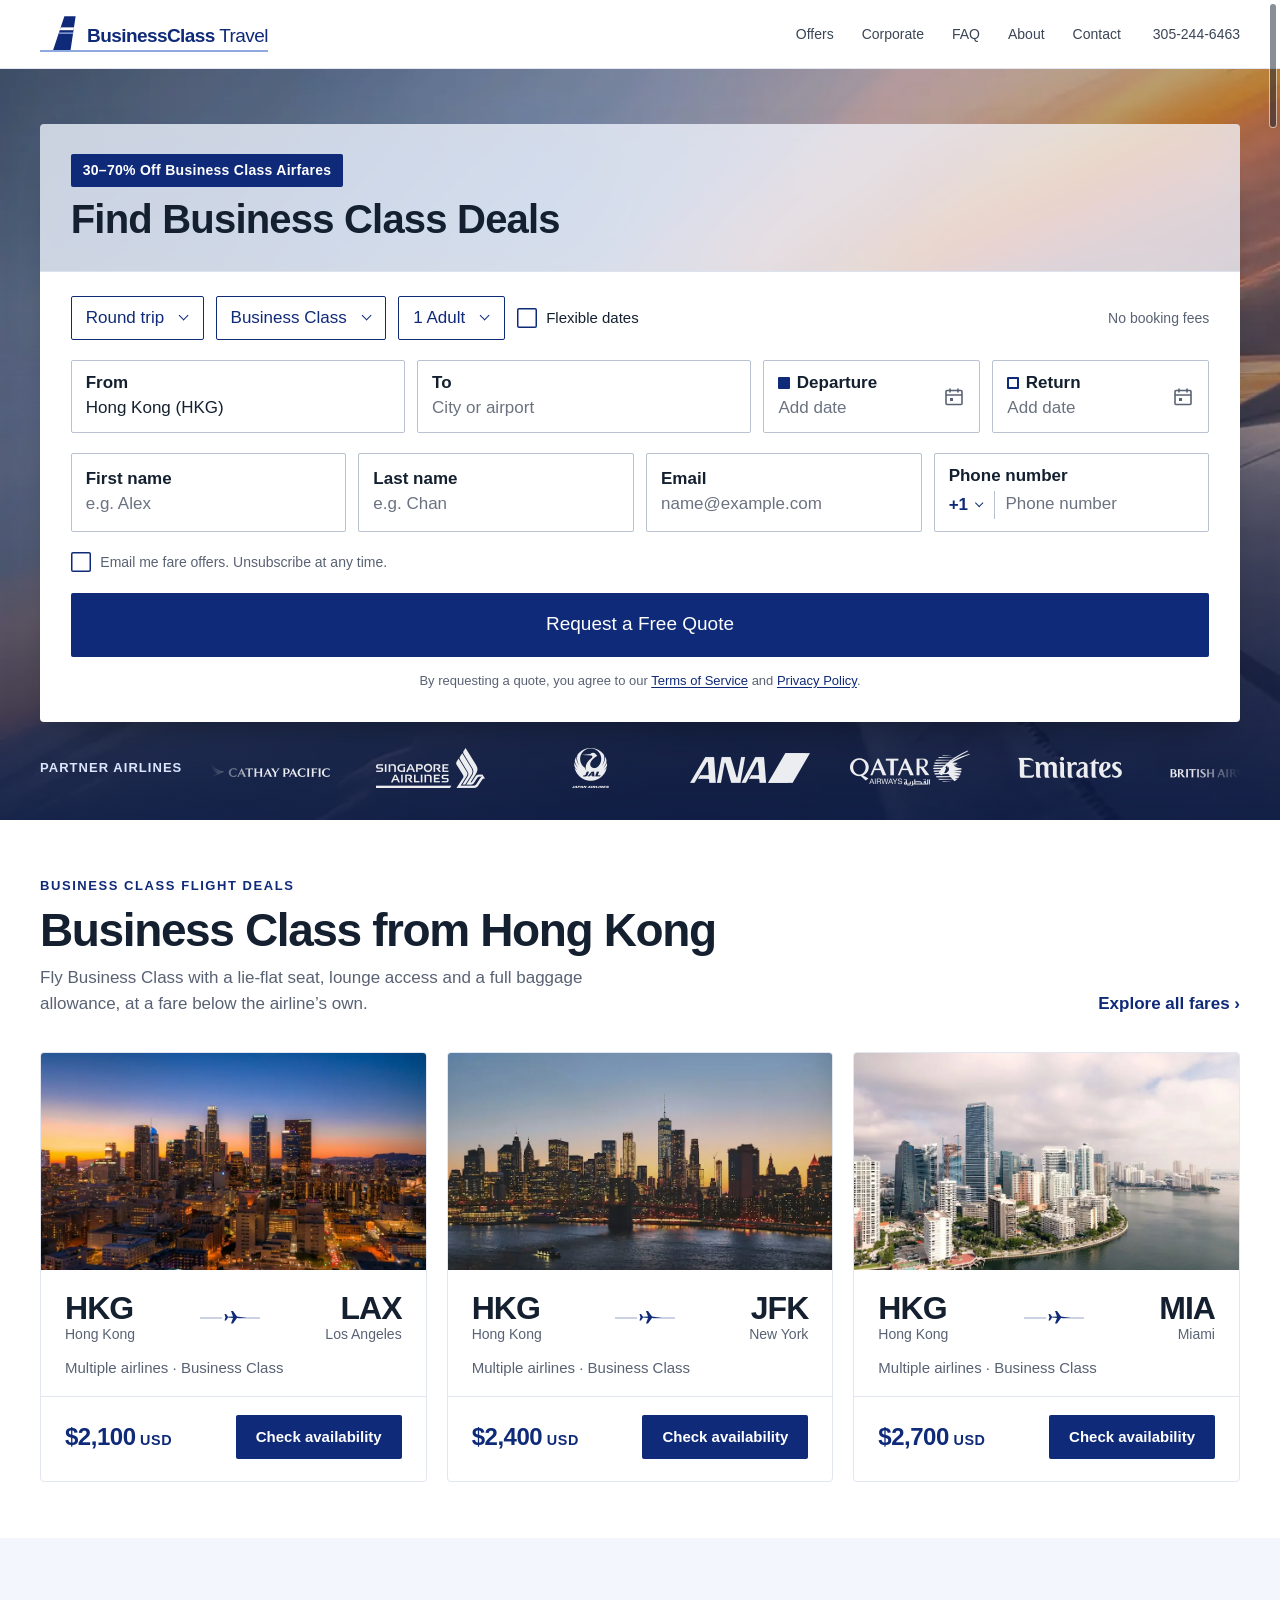
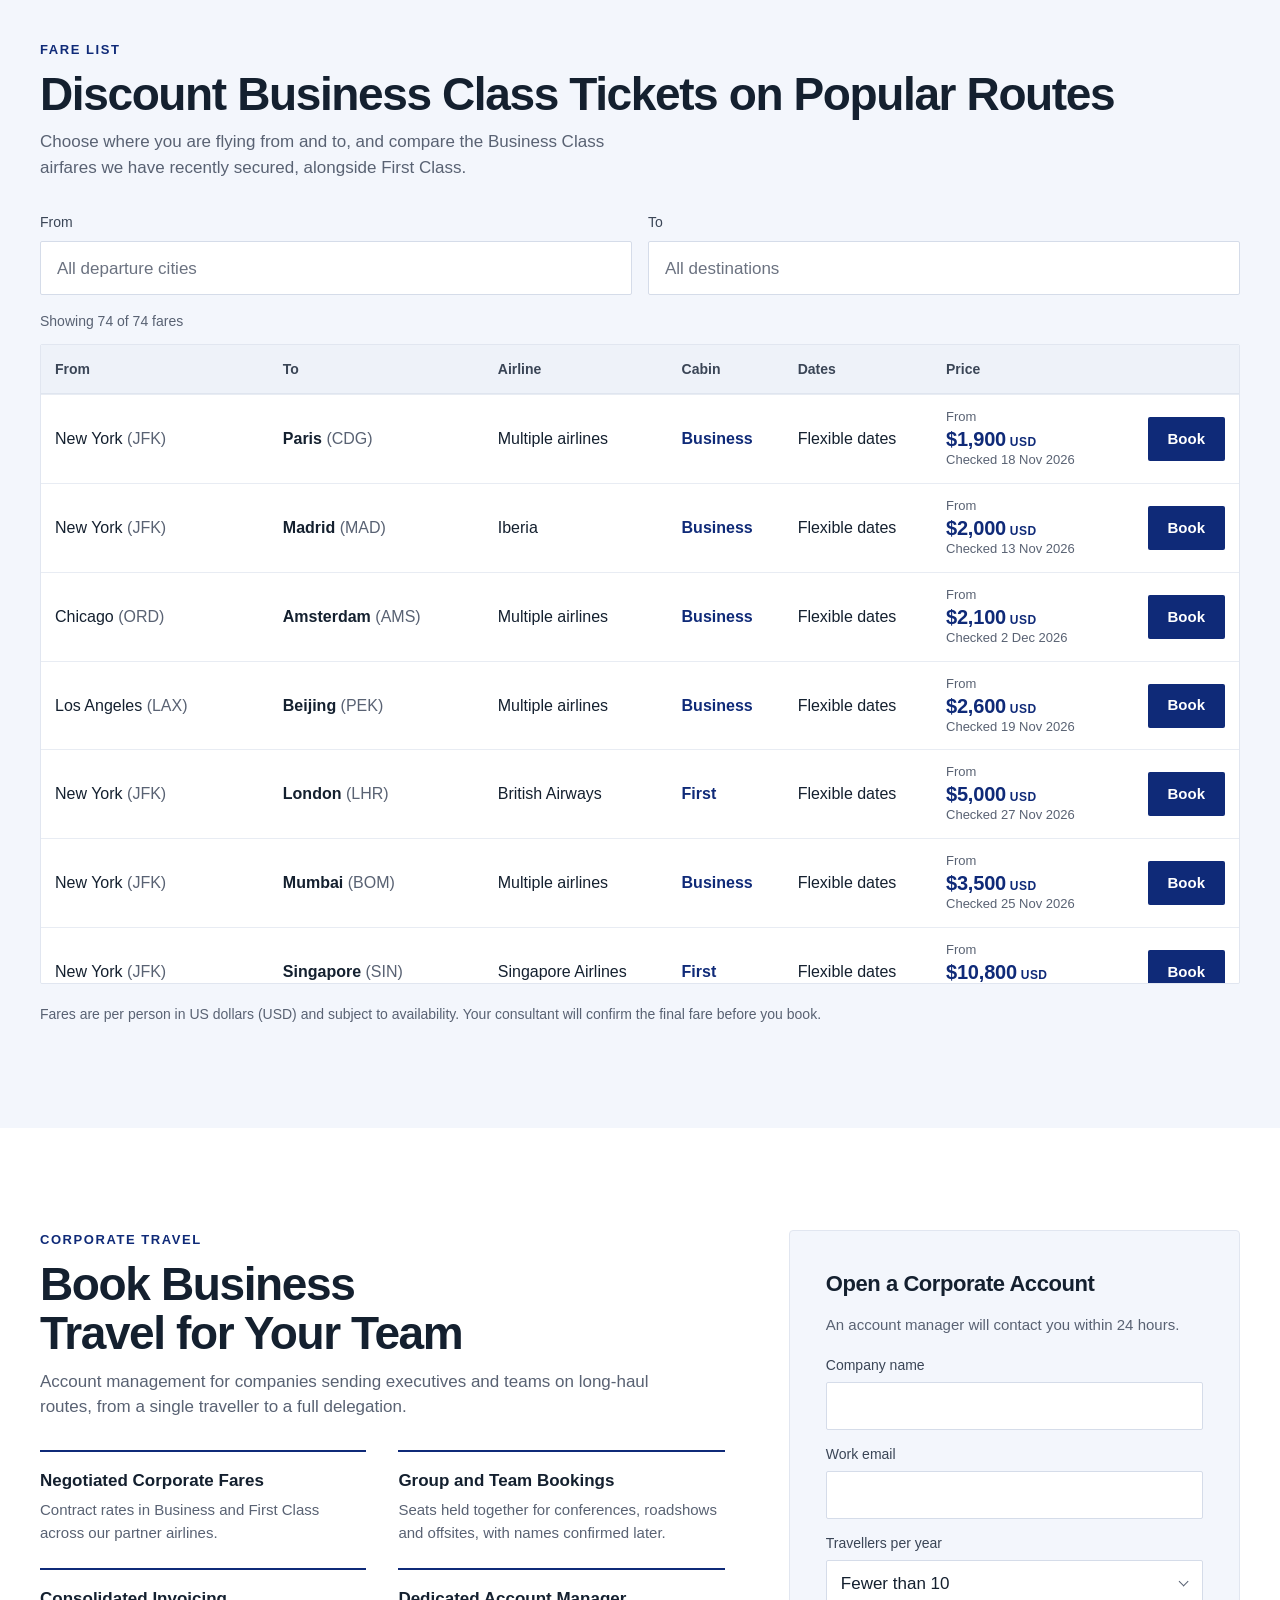
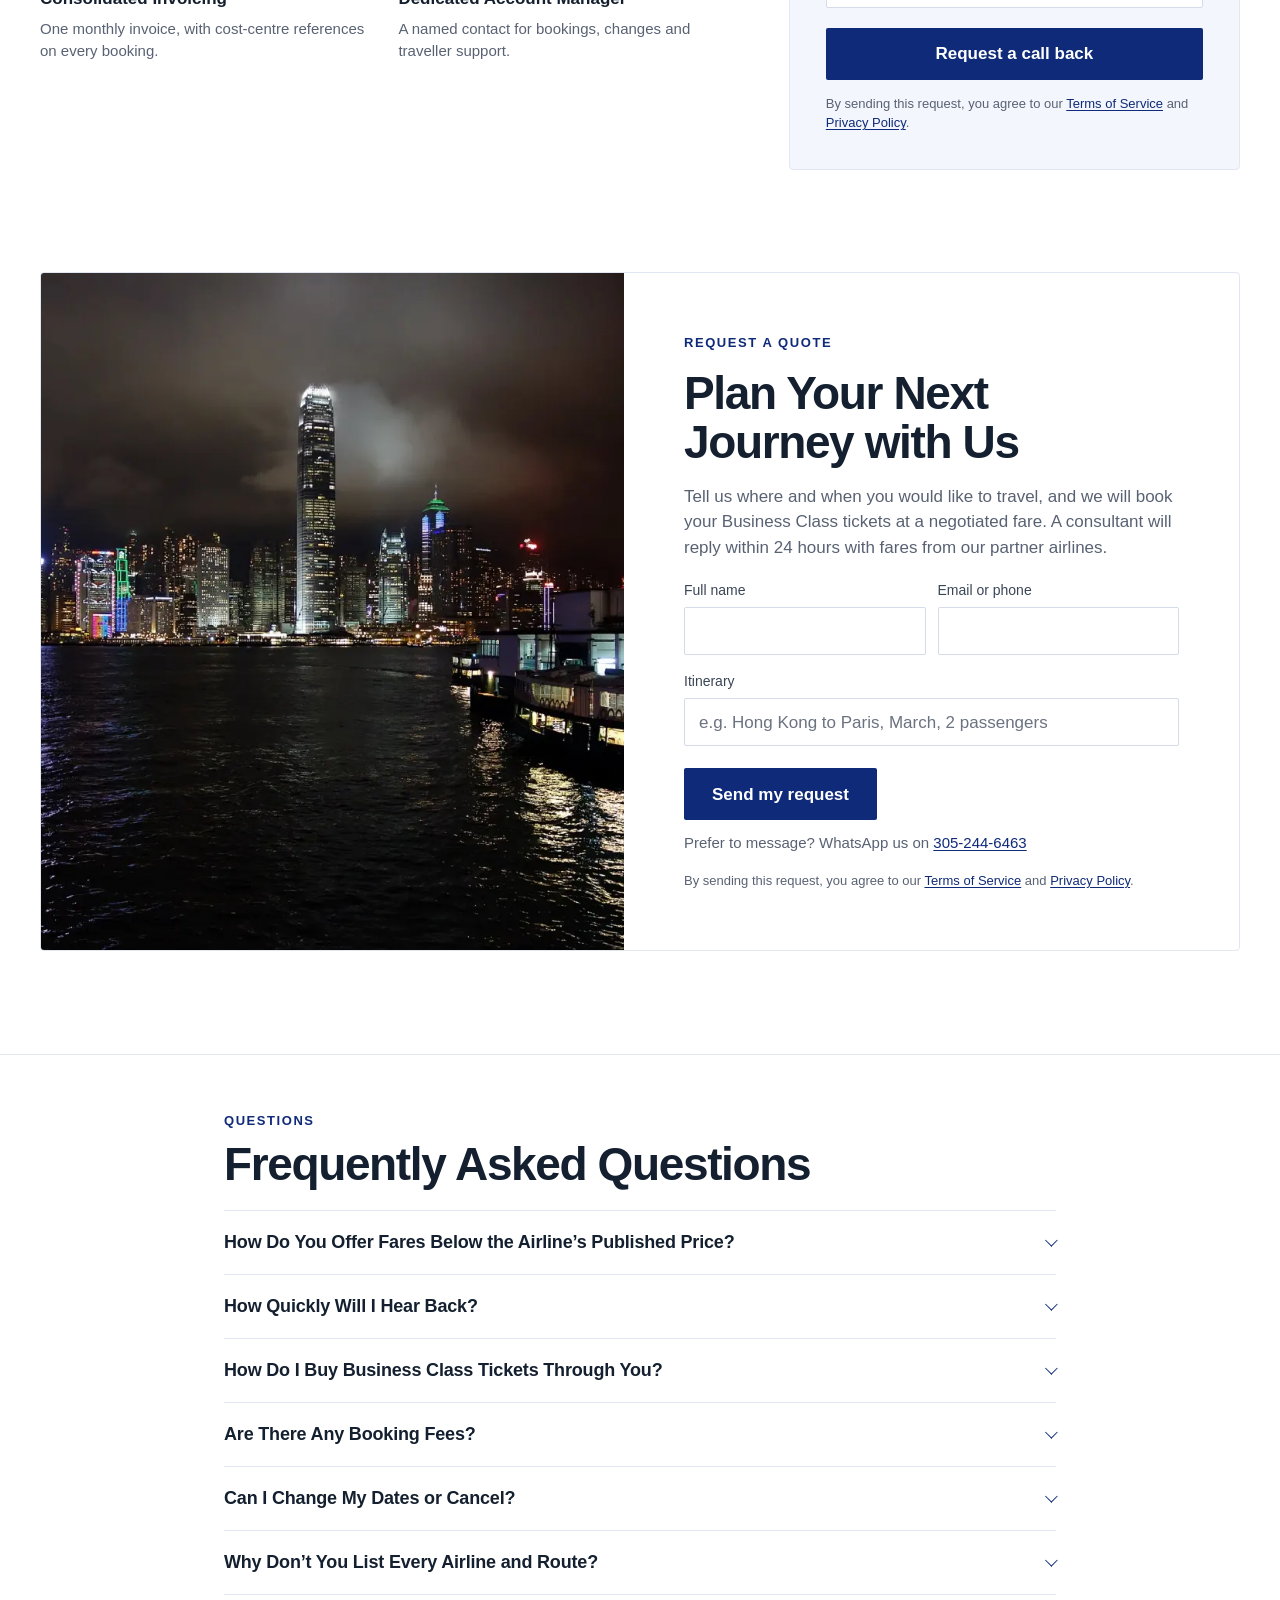
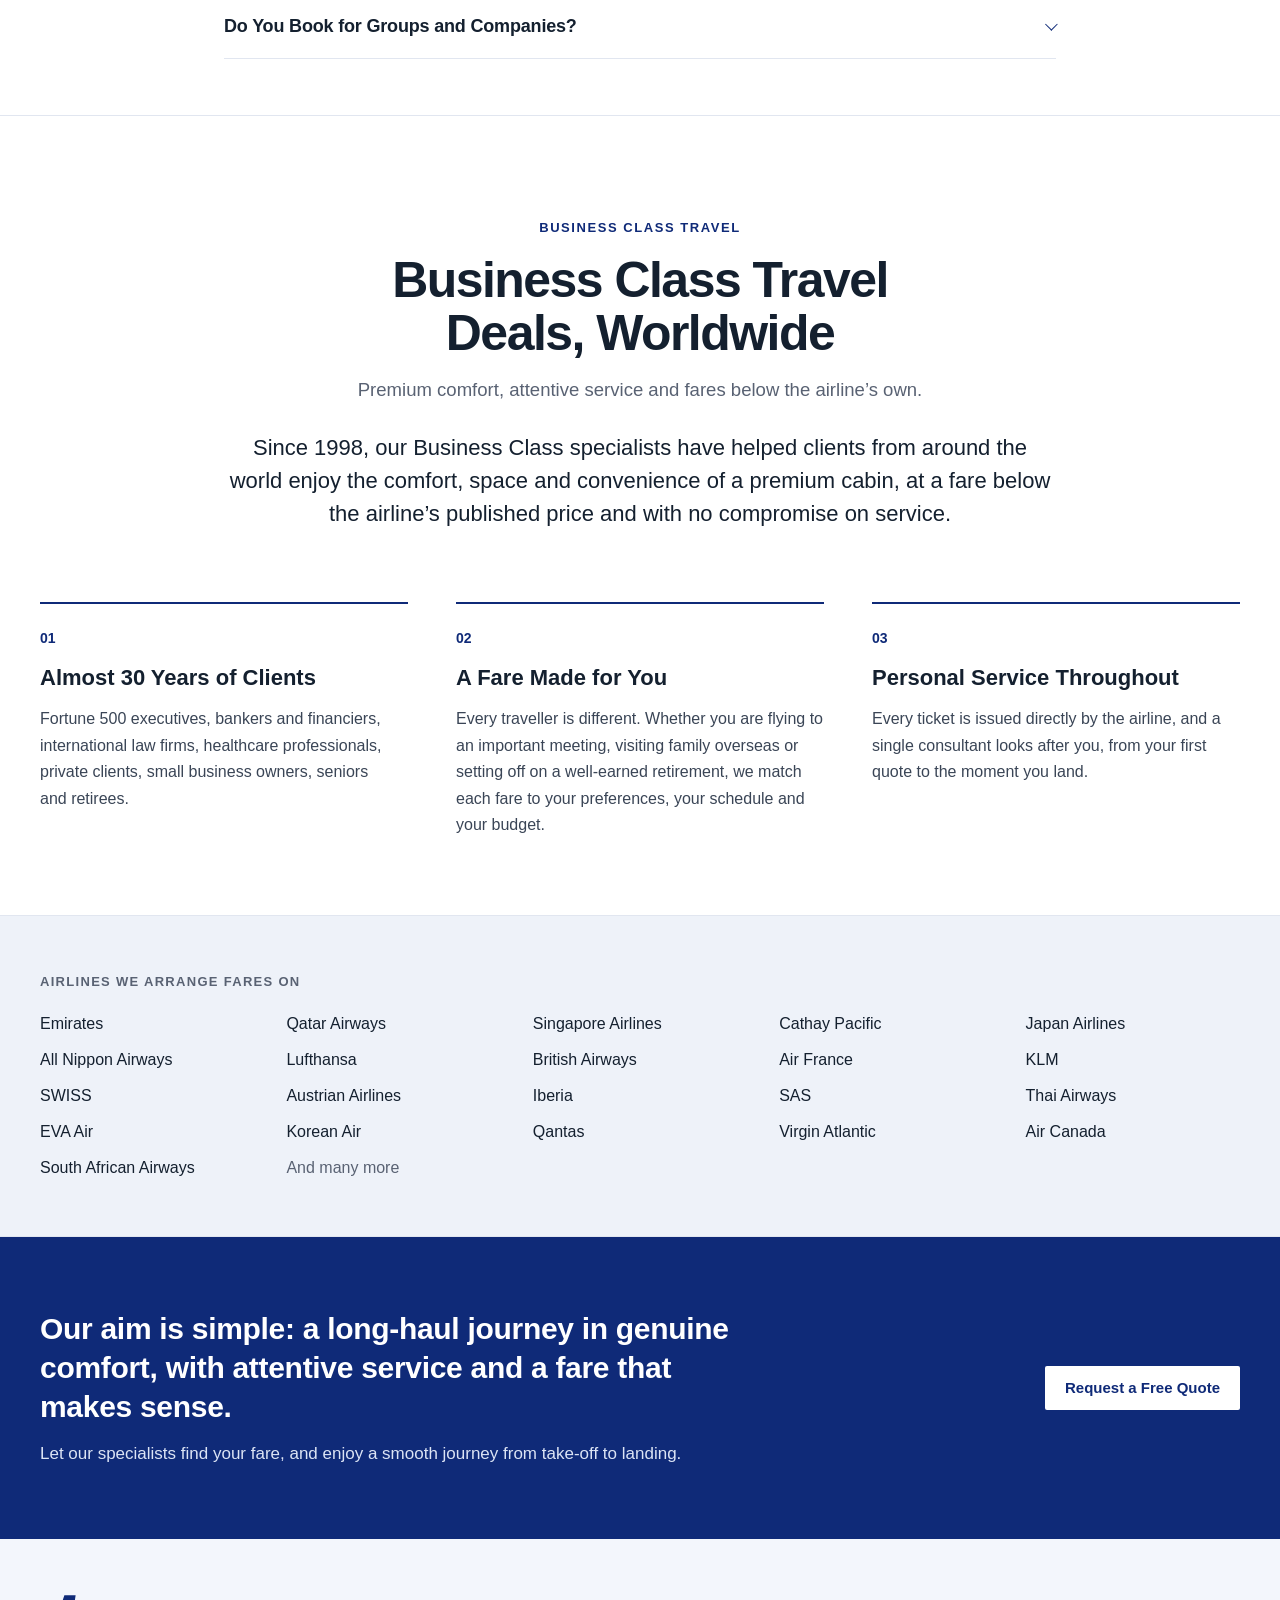
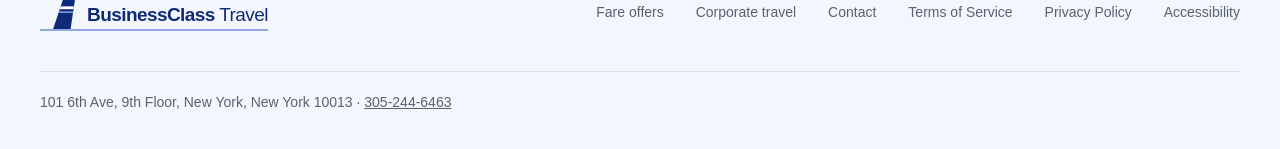
<file: index.html>
<!doctype html>
<html lang="en">
<head>
<!-- Google tag (gtag.js) -->
<script async src="https://www.googletagmanager.com/gtag/js?id=AW-18547802976"></script>
<script>
  window.dataLayer = window.dataLayer || [];
  function gtag(){dataLayer.push(arguments);}
  gtag('js', new Date());

  gtag('config', 'AW-18547802976');
</script>
<!-- Google Tag Manager (GTM-NVKH3V88) -->
<script async src="https://www.googletagmanager.com/gtm.js?id=GTM-NVKH3V88"></script>
<script>
  window.dataLayer = window.dataLayer || [];
  function gtag(){dataLayer.push(arguments);}
  gtag('js', new Date());
</script>
<meta charset="utf-8">
<meta name="viewport" content="width=device-width, initial-scale=1, viewport-fit=cover">
<title>Business Class Flight Deals up to 70% Off — Business Class Travel</title>
<meta name="description" content="Find Business Class deals up to 70% off on Cathay Pacific, Singapore Airlines, Emirates and other leading airlines. Book Business Class tickets with no booking fees. Request a free quote.">
<meta name="theme-color" content="#ffffff">
<link rel="canonical" href="https://business-class-travel.com/">
<link rel="icon" href="favicon.ico" sizes="48x48">
<link rel="icon" href="favicon.svg" type="image/svg+xml">
<link rel="apple-touch-icon" href="apple-touch-icon.png">
<meta property="og:type" content="website">
<meta property="og:site_name" content="Business Class Travel">
<meta property="og:locale" content="en_US">
<meta property="og:title" content="Business Class Flight Deals up to 70% Off — Business Class Travel">
<meta property="og:description" content="Find Business Class deals up to 70% off on Cathay Pacific, Singapore Airlines, Emirates and other leading airlines. Book Business Class tickets with no booking fees. Request a free quote.">
<meta property="og:url" content="https://business-class-travel.com/">
<meta property="og:image" content="https://business-class-travel.com/img/og-image.jpg">
<meta property="og:image:width" content="1200">
<meta property="og:image:height" content="630">
<meta property="og:image:alt" content="Hong Kong harbour at night with the Business Class Travel logo">
<meta name="twitter:card" content="summary_large_image">
<script type="application/ld+json">
{
 "@context": "https://schema.org",
 "@graph": [
  {
   "@type": "TravelAgency",
   "@id": "https://business-class-travel.com/#agency",
   "name": "Business Class Travel",
   "url": "https://business-class-travel.com/",
   "logo": "https://business-class-travel.com/apple-touch-icon.png",
   "image": "https://business-class-travel.com/img/og-image.jpg",
   "description": "Find Business Class deals up to 70% off on Cathay Pacific, Singapore Airlines, Emirates and other leading airlines. Book Business Class tickets with no booking fees. Request a free quote.",
   "telephone": "+1-305-244-6463",
   "priceRange": "$$$",
   "areaServed": [
    "Hong Kong",
    "Singapore",
    "Asia Pacific",
    "Worldwide"
   ],
   "knowsAbout": [
    "Business Class flights",
    "First Class flights",
    "Corporate travel",
    "Group travel"
   ],
   "address": {
    "@type": "PostalAddress",
    "streetAddress": "101 6th Ave, 9th Floor",
    "addressLocality": "New York",
    "addressRegion": "NY",
    "postalCode": "10013",
    "addressCountry": "US"
   },
   "email": "sales@business-class-travel.com",
   "foundingDate": "1998"
  },
  {
   "@type": "WebSite",
   "@id": "https://business-class-travel.com/#website",
   "name": "Business Class Travel",
   "url": "https://business-class-travel.com/",
   "publisher": {
    "@id": "https://business-class-travel.com/#agency"
   },
   "inLanguage": "en"
  },
  {
   "@type": "FAQPage",
   "@id": "https://business-class-travel.com/#faq",
   "mainEntity": [
    {
     "@type": "Question",
     "name": "How Do You Offer Fares Below the Airline’s Published Price?",
     "acceptedAnswer": {
      "@type": "Answer",
      "text": "We negotiate fares directly with our partner airlines. These contract rates are not published online, so the fare we quote you can sit below the price on the airline’s own website. Airlines also price their seats dynamically. The same Business Class seat can sell at several fare levels, depending on inventory and timing, and our specialists follow those levels on your route to quote you at the right moment. You fly the same seat, on the same flight, for less."
     }
    },
    {
     "@type": "Question",
     "name": "How Quickly Will I Hear Back?",
     "acceptedAnswer": {
      "@type": "Answer",
      "text": "A consultant replies within 24 hours with fares from our partner airlines, by email or phone, whichever you prefer."
     }
    },
    {
     "@type": "Question",
     "name": "How Do I Buy Business Class Tickets Through You?",
     "acceptedAnswer": {
      "@type": "Answer",
      "text": "Request a free quote with your route and dates. Your consultant replies within 24 hours with fares from our partner airlines and, once you choose one, books your tickets for you. Nothing is booked until you confirm."
     }
    },
    {
     "@type": "Question",
     "name": "Are There Any Booking Fees?",
     "acceptedAnswer": {
      "@type": "Answer",
      "text": "No. Requesting a quote is free and carries no obligation, and we do not add booking fees to your fare."
     }
    },
    {
     "@type": "Question",
     "name": "Can I Change My Dates or Cancel?",
     "acceptedAnswer": {
      "@type": "Answer",
      "text": "Your ticket is valid for one year. You may rebook for other dates within that year, or change your departure and arrival cities within the same continent, subject to availability. Tickets are non-refundable, but if you cancel, the amount you paid is held for your future travel."
     }
    },
    {
     "@type": "Question",
     "name": "Why Don’t You List Every Airline and Route?",
     "acceptedAnswer": {
      "@type": "Answer",
      "text": "To avoid competing with our airline partners’ own sales, we do not publish every partner or route on this website. If you do not see your journey, request a quote and we will find it."
     }
    },
    {
     "@type": "Question",
     "name": "Do You Book for Groups and Companies?",
     "acceptedAnswer": {
      "@type": "Answer",
      "text": "Yes. For more than nine passengers, your consultant will arrange a group fare. Companies can also open a corporate account with a dedicated account manager and one monthly invoice."
     }
    }
   ]
  }
 ]
}
</script>
<link rel="stylesheet" href="styles.css?v=dev">
<script src="/scrollbar.js?v=dev" defer></script>
<script>document.documentElement.classList.add('js')</script>
</head>
<body>
<a class="skip" href="#quote">Skip to the quote form</a>

<header class="bar">
  <div class="bar__in">
    <a class="logo" href="#top" aria-label="Business Class Travel home">
      <span class="logo__row">
        <svg class="logo__fin" viewBox="0 0 48 60" width="27" height="34" aria-hidden="true"><defs><clipPath id="logo-fin"><path d="M2 60L22 0h20l-9 60z"/></clipPath></defs><path d="M2 60L22 0h20l-9 60z" fill="#0F2A78"/><g clip-path="url(#logo-fin)"><rect y="20" width="48" height="5" fill="#fff"/><rect y="29" width="48" height="2.5" fill="#8FA8E0"/></g></svg>
        <span class="logo__word"><b>BusinessClass</b> Travel</span>
      </span>
      <span class="logo__line" aria-hidden="true"></span>
    </a>
    <nav class="bar__nav" aria-label="Sections">
      <a href="#deals">Offers</a>
      <a href="#corporate">Corporate</a>
      <a href="#faq">FAQ</a>
      <a href="#about">About</a>
      <a href="#enquire">Contact</a>
    </nav>
    <a class="bar__call" href="tel:+13052446463">305-244-6463</a>
  </div>
</header>

<main id="top">
  <section class="hero" aria-labelledby="quote-title">
    <img class="hero__bg" src="img/hero-wing.webp" width="1100" height="1461" alt="" fetchpriority="high">
    <div class="hero__shade" aria-hidden="true"></div>

    <form class="quote" id="quote" action="quote.php" method="post" novalidate>
      <div class="quote__head">
        <p class="quote__tag">30–70% Off Business Class Airfares</p>
        <h1 id="quote-title">Find Business Class Deals</h1>
      </div>

      <div class="quote__form">
        <div class="quote__opts">
          <span class="pick"><select id="trip" name="trip" aria-label="Trip type">
            <option value="round">Round trip</option>
            <option value="oneway">One way</option>
            <option value="multi">Multi-city</option>
          </select></span>
          <span class="pick"><select id="cabin" name="cabin" aria-label="Cabin class">
            <option value="business">Business Class</option>
            <option value="first">First Class</option>
          </select></span>
          <div class="pax" id="pax-picker">
            <button type="button" class="pick pick--btn" id="pax-btn" aria-haspopup="dialog" aria-expanded="false" aria-controls="pax-pop"><span class="sr-only">Passengers: </span><span id="pax-label">1 Adult</span></button>
            <div class="pop pax__pop" id="pax-pop" role="dialog" aria-label="Passengers">
              <div class="pax__row">
                <p class="pax__what"><span id="adults-l">Adults</span><small>12 years and over</small></p>
                <div class="step">
                  <button type="button" class="step__btn" data-pax="adults" data-d="-1" aria-label="Remove an adult"><svg viewBox="0 0 16 16" width="16" height="16" aria-hidden="true"><path d="M3 8h10" stroke="currentColor" stroke-width="1.8" stroke-linecap="square"/></svg></button>
                  <input class="step__num" id="adults" name="adults" type="text" inputmode="numeric" autocomplete="off" value="1" aria-labelledby="adults-l">
                  <button type="button" class="step__btn" data-pax="adults" data-d="1" aria-label="Add an adult"><svg viewBox="0 0 16 16" width="16" height="16" aria-hidden="true"><path d="M3 8h10M8 3v10" stroke="currentColor" stroke-width="1.8" stroke-linecap="square"/></svg></button>
                </div>
              </div>
              <div class="pax__row">
                <p class="pax__what"><span id="children-l">Children</span><small>2 to 11 years</small></p>
                <div class="step">
                  <button type="button" class="step__btn" data-pax="children" data-d="-1" aria-label="Remove a child"><svg viewBox="0 0 16 16" width="16" height="16" aria-hidden="true"><path d="M3 8h10" stroke="currentColor" stroke-width="1.8" stroke-linecap="square"/></svg></button>
                  <input class="step__num" id="children" name="children" type="text" inputmode="numeric" autocomplete="off" value="0" aria-labelledby="children-l">
                  <button type="button" class="step__btn" data-pax="children" data-d="1" aria-label="Add a child"><svg viewBox="0 0 16 16" width="16" height="16" aria-hidden="true"><path d="M3 8h10M8 3v10" stroke="currentColor" stroke-width="1.8" stroke-linecap="square"/></svg></button>
                </div>
              </div>
              <p class="pax__note" id="pax-note" hidden>For more than 9 passengers, your consultant will arrange a group fare.</p>
              <button type="button" class="button button--blue pax__done" id="pax-done">Done</button>
            </div>
            <input type="hidden" id="pax" name="passengers" value="1">
          </div>
          <label class="check check--box"><input type="checkbox" id="flex"><span>Flexible dates</span></label>
          <p class="quote__fee">No booking fees</p>
        </div>

        <div class="quote__trip">
          <div class="fld fld--from">
            <label for="from">From</label>
            <input id="from" name="from" type="text" autocomplete="off" placeholder="City or airport" required>
            <input type="hidden" id="from-code" name="from_code">
            <span class="err" id="err-from" aria-live="polite"></span>
          </div>
          <div class="fld fld--to">
            <label for="to">To</label>
            <input id="to" name="to" type="text" autocomplete="off" placeholder="City or airport" required>
            <input type="hidden" id="to-code" name="to_code">
            <span class="err" id="err-to" aria-live="polite"></span>
          </div>
          <div class="dates" id="dates">
            <div class="fld fld--date">
              <label for="depart"><i class="mark mark--out" aria-hidden="true"></i>Departure<span class="fld__tag"> ± 3 days</span></label>
              <input id="depart" name="depart" type="date" placeholder="Add date">
              <svg class="fld__icon" viewBox="0 0 22 22" width="22" height="22" aria-hidden="true"><rect x="3" y="4.5" width="16" height="14" rx="1" fill="none" stroke="currentColor" stroke-width="1.6"/><path d="M3 9h16M7 2.5v4M15 2.5v4" stroke="currentColor" stroke-width="1.6"/><rect x="7" y="12" width="3" height="3" fill="currentColor"/></svg>
              <input type="hidden" id="depart-iso" name="depart_date">
              <span class="err" id="err-depart" aria-live="polite"></span>
            </div>
            <div class="fld fld--date fld--return">
              <label for="ret"><i class="mark mark--back" aria-hidden="true"></i>Return<span class="fld__tag"> ± 3 days</span></label>
              <input id="ret" name="return" type="date" placeholder="Add date">
              <svg class="fld__icon" viewBox="0 0 22 22" width="22" height="22" aria-hidden="true"><rect x="3" y="4.5" width="16" height="14" rx="1" fill="none" stroke="currentColor" stroke-width="1.6"/><path d="M3 9h16M7 2.5v4M15 2.5v4" stroke="currentColor" stroke-width="1.6"/><rect x="7" y="12" width="3" height="3" fill="currentColor"/></svg>
              <input type="hidden" id="ret-iso" name="return_date">
              <span class="err" id="err-ret" aria-live="polite"></span>
            </div>
          </div>
          <div class="fld fld--legs">
            <label for="legs">Other flights</label>
            <input id="legs" name="legs" type="text" autocomplete="off" placeholder="e.g. Tokyo to Singapore on 20 Nov, then Singapore to Sydney on 27 Nov">
            <span class="err" id="err-legs" aria-live="polite"></span>
          </div>
        </div>

        <div class="quote__you">
          <div class="names">
            <div class="fld">
              <label for="first-name">First name</label>
              <input id="first-name" name="first_name" type="text" autocomplete="given-name" placeholder="e.g. Alex" required>
              <span class="err" id="err-first-name" aria-live="polite"></span>
            </div>
            <div class="fld">
              <label for="last-name">Last name</label>
              <input id="last-name" name="last_name" type="text" autocomplete="family-name" placeholder="e.g. Chan" required>
              <span class="err" id="err-last-name" aria-live="polite"></span>
            </div>
          </div>
          <div class="fld">
            <label for="email">Email</label>
            <input id="email" name="email" type="email" autocomplete="email" placeholder="name@example.com" required>
            <span class="err" id="err-email" aria-live="polite"></span>
          </div>
          <div class="fld fld--phone">
            <label for="phone">Phone number</label>
            <div class="phone">
              <button type="button" class="cc" id="cc-btn" aria-haspopup="listbox" aria-expanded="false" aria-controls="cc-pop"><span id="cc-label">+852</span></button>
              <input id="phone" name="phone" type="tel" autocomplete="tel-national" placeholder="Phone number" required>
            </div>
            <div class="pop cc__pop" id="cc-pop">
              <input class="cc__search" id="cc-search" type="text" autocomplete="off" placeholder="Search country or code" role="combobox" aria-label="Search countries" aria-autocomplete="list" aria-expanded="true" aria-controls="cc-list">
              <ul class="cc__list" id="cc-list" role="listbox" aria-label="Countries"></ul>
            </div>
            <input type="hidden" id="phone-country" name="phone_country" value="HK">
            <input type="hidden" id="phone-e164" name="phone_e164">
            <span class="err" id="err-phone" aria-live="polite"></span>
          </div>
        </div>

        <label class="check check--box quote__news"><input type="checkbox" id="newsletter" name="newsletter" value="1"><span>Email me fare offers. Unsubscribe at any time.</span></label>
        <button class="button button--blue quote__send" id="send" type="submit">Request a Free Quote</button>
        <p class="legal-note">By requesting a quote, you agree to our <a href="/terms">Terms of Service</a> and <a href="/privacy">Privacy Policy</a>.<span id="news-auto" hidden> We will also email you our fare offers; unsubscribe at any time.</span></p>
        <input type="hidden" id="flex-val" name="flexible" value="">
        <div class="hp" aria-hidden="true"><label for="hp">Company website</label><input id="hp" name="company_website" type="text" tabindex="-1" autocomplete="off"></div>
        <p class="err quote__senderr" id="err-send" aria-live="polite"></p>
      </div>

      <div class="cal" id="cal" role="dialog" aria-modal="true" aria-labelledby="cal-title" hidden>
        <div class="cal__scrim" data-cal-close></div>
        <div class="cal__box" id="cal-box">
          <div class="cal__grab" aria-hidden="true"><span></span></div>
          <div class="cal__head">
            <p class="cal__title" id="cal-title">Choose dates</p>
            <button type="button" class="cal__nav" id="cal-prev" aria-label="Previous month"><svg viewBox="0 0 24 24" width="18" height="18" aria-hidden="true"><path d="m15 5-7 7 7 7" fill="none" stroke="currentColor" stroke-width="1.8" stroke-linecap="round" stroke-linejoin="round"/></svg></button>
            <button type="button" class="cal__nav" id="cal-next" aria-label="Next month"><svg viewBox="0 0 24 24" width="18" height="18" aria-hidden="true"><path d="m9 5 7 7-7 7" fill="none" stroke="currentColor" stroke-width="1.8" stroke-linecap="round" stroke-linejoin="round"/></svg></button>
          </div>
          <div class="cal__months" id="cal-months"></div>
          <p class="cal__key" aria-hidden="true"><span><i class="mark mark--out"></i>Departure</span><span class="cal__key-ret"><i class="mark mark--back"></i>Return</span><span class="cal__key-flex"><i class="mark mark--flex"></i>Also possible</span></p>
          <div class="cal__foot">
            <label class="check check--box"><input type="checkbox" id="cal-flex"><span>Flexible by 3 days</span></label>
            <button type="button" class="button button--blue cal__done" id="cal-done">Done</button>
          </div>
        </div>
      </div>
    </form>

    <div class="partners" role="region" aria-label="Partner airlines">
      <p class="partners__label">Partner airlines</p>
      <div class="marquee">
        <div class="marquee__track">
          <ul class="partners__list">
            <li><img src="img/airlines/CX.png" width="120" height="40" alt="Cathay Pacific" decoding="async"></li>
            <li><img src="img/airlines/SQ.png" width="120" height="40" alt="Singapore Airlines" decoding="async"></li>
            <li><img src="img/airlines/JL.png" width="120" height="40" alt="Japan Airlines" decoding="async"></li>
            <li><img src="img/airlines/NH.png" width="120" height="40" alt="ANA" decoding="async"></li>
            <li><img src="img/airlines/QR.png" width="120" height="40" alt="Qatar Airways" decoding="async"></li>
            <li><img src="img/airlines/EK.png" width="120" height="40" alt="Emirates" decoding="async"></li>
            <li><img src="img/airlines/BA.png" width="120" height="40" alt="British Airways" decoding="async"></li>
            <li><img src="img/airlines/QF.png" width="120" height="40" alt="Qantas" decoding="async"></li>
          </ul>
          <ul class="partners__list" aria-hidden="true">
            <li><img src="img/airlines/CX.png" width="120" height="40" alt="" decoding="async"></li>
            <li><img src="img/airlines/SQ.png" width="120" height="40" alt="" decoding="async"></li>
            <li><img src="img/airlines/JL.png" width="120" height="40" alt="" decoding="async"></li>
            <li><img src="img/airlines/NH.png" width="120" height="40" alt="" decoding="async"></li>
            <li><img src="img/airlines/QR.png" width="120" height="40" alt="" decoding="async"></li>
            <li><img src="img/airlines/EK.png" width="120" height="40" alt="" decoding="async"></li>
            <li><img src="img/airlines/BA.png" width="120" height="40" alt="" decoding="async"></li>
            <li><img src="img/airlines/QF.png" width="120" height="40" alt="" decoding="async"></li>
          </ul>
        </div>
      </div>
    </div>
  </section>

  <section class="deals" id="deals" aria-labelledby="deals-title">
    <div class="wrap">
      <div class="section-head section-head--row" data-reveal>
        <div>
          <p class="eyebrow">Business Class flight deals</p>
          <h2 id="deals-title">Business Class from Hong Kong and Singapore</h2>
          <p class="lede">Fly Business Class with a lie-flat seat, lounge access and a full baggage allowance, at a fare below the airline’s own.</p>
        </div>
        <a class="more" href="#fares">Explore all fares ›</a>
      </div>
      <!-- Built from the fare list below: routes from the visitor's city first, then from Hong Kong and Singapore. -->
      <div class="cards" id="offer-cards"></div>
      <noscript><p class="lede">See our <a href="#fares">recent fares</a> below.</p></noscript>
    </div>
  </section>

  <section class="fares" id="fares" aria-labelledby="fares-title">
    <div class="wrap">
      <div class="section-head" data-reveal>
        <p class="eyebrow">Fare list</p>
        <h2 id="fares-title">Discount Business Class Tickets on Popular Routes</h2>
        <p class="lede">Choose where you are flying from and to, and compare the Business Class airfares we have recently secured, alongside First Class.</p>
      </div>
      <div class="filters">
        <label class="filter">From
          <span class="filter__box"><input id="f-from" type="text" autocomplete="off" spellcheck="false" placeholder="All departure cities"></span>
        </label>
        <label class="filter">To
          <span class="filter__box"><input id="f-to" type="text" autocomplete="off" spellcheck="false" placeholder="All destinations"></span>
        </label>
      </div>
      <p class="fares__count" id="fares-count" aria-live="polite"></p>
      <div class="table-box" tabindex="0" role="region" aria-labelledby="fares-title">
        <table class="fare-table">
          <thead>
            <tr><th scope="col">From</th><th scope="col">To</th><th scope="col">Airline</th><th scope="col">Cabin</th><th scope="col">Dates</th><th scope="col">Price</th><th scope="col"><span class="sr-only">Book</span></th></tr>
          </thead>
          <tbody id="fare-rows">
            <tr data-from="MIA" data-from-city="Miami" data-to="MEX" data-to-city="Mexico City" data-price="1800"><td>Miami <span>(MIA)</span></td><td class="dest">Mexico City <span>(MEX)</span></td><td>Aeromexico</td><td><strong>Business</strong></td><td>Flexible dates</td><td class="price"><span>From</span><b>$1,800<small class="cur"> USD</small></b><span>Checked 25 Oct 2026</span></td><td><a class="button button--blue button--sm" href="#quote" data-from="MIA" data-to="MEX">Book</a></td></tr>
            <tr data-from="JFK" data-from-city="New York" data-to="FCO" data-to-city="Rome" data-price="2100"><td>New York <span>(JFK)</span></td><td class="dest">Rome <span>(FCO)</span></td><td>Multiple airlines</td><td><strong>Business</strong></td><td>Flexible dates</td><td class="price"><span>From</span><b>$2,100<small class="cur"> USD</small></b><span>Checked 25 Oct 2026</span></td><td><a class="button button--blue button--sm" href="#quote" data-from="JFK" data-to="FCO">Book</a></td></tr>
            <tr data-from="JFK" data-from-city="New York" data-to="LHR" data-to-city="London" data-price="2100"><td>New York <span>(JFK)</span></td><td class="dest">London <span>(LHR)</span></td><td>British Airways</td><td><strong>Business</strong></td><td>Flexible dates</td><td class="price"><span>From</span><b>$2,100<small class="cur"> USD</small></b><span>Checked 25 Oct 2026</span></td><td><a class="button button--blue button--sm" href="#quote" data-from="JFK" data-to="LHR">Book</a></td></tr>
            <tr data-from="JFK" data-from-city="New York" data-to="AMS" data-to-city="Amsterdam" data-price="2100"><td>New York <span>(JFK)</span></td><td class="dest">Amsterdam <span>(AMS)</span></td><td>Multiple airlines</td><td><strong>Business</strong></td><td>Flexible dates</td><td class="price"><span>From</span><b>$2,100<small class="cur"> USD</small></b><span>Checked 25 Oct 2026</span></td><td><a class="button button--blue button--sm" href="#quote" data-from="JFK" data-to="AMS">Book</a></td></tr>
            <tr data-from="JFK" data-from-city="New York" data-to="ZRH" data-to-city="Zurich" data-price="2100"><td>New York <span>(JFK)</span></td><td class="dest">Zurich <span>(ZRH)</span></td><td>Multiple airlines</td><td><strong>Business</strong></td><td>Flexible dates</td><td class="price"><span>From</span><b>$2,100<small class="cur"> USD</small></b><span>Checked 25 Oct 2026</span></td><td><a class="button button--blue button--sm" href="#quote" data-from="JFK" data-to="ZRH">Book</a></td></tr>
            <tr data-from="JFK" data-from-city="New York" data-to="CDG" data-to-city="Paris" data-price="2100"><td>New York <span>(JFK)</span></td><td class="dest">Paris <span>(CDG)</span></td><td>Multiple airlines</td><td><strong>Business</strong></td><td>Flexible dates</td><td class="price"><span>From</span><b>$2,100<small class="cur"> USD</small></b><span>Checked 25 Oct 2026</span></td><td><a class="button button--blue button--sm" href="#quote" data-from="JFK" data-to="CDG">Book</a></td></tr>
            <tr data-from="ORD" data-from-city="Chicago" data-to="LHR" data-to-city="London" data-price="2200"><td>Chicago <span>(ORD)</span></td><td class="dest">London <span>(LHR)</span></td><td>British Airways</td><td><strong>Business</strong></td><td>Flexible dates</td><td class="price"><span>From</span><b>$2,200<small class="cur"> USD</small></b><span>Checked 25 Oct 2026</span></td><td><a class="button button--blue button--sm" href="#quote" data-from="ORD" data-to="LHR">Book</a></td></tr>
            <tr data-from="ORD" data-from-city="Chicago" data-to="MAD" data-to-city="Madrid" data-price="2200"><td>Chicago <span>(ORD)</span></td><td class="dest">Madrid <span>(MAD)</span></td><td>Iberia</td><td><strong>Business</strong></td><td>Flexible dates</td><td class="price"><span>From</span><b>$2,200<small class="cur"> USD</small></b><span>Checked 25 Oct 2026</span></td><td><a class="button button--blue button--sm" href="#quote" data-from="ORD" data-to="MAD">Book</a></td></tr>
            <tr data-from="LAX" data-from-city="Los Angeles" data-to="LHR" data-to-city="London" data-price="2200"><td>Los Angeles <span>(LAX)</span></td><td class="dest">London <span>(LHR)</span></td><td>Multiple airlines</td><td><strong>Business</strong></td><td>Flexible dates</td><td class="price"><span>From</span><b>$2,200<small class="cur"> USD</small></b><span>Checked 25 Oct 2026</span></td><td><a class="button button--blue button--sm" href="#quote" data-from="LAX" data-to="LHR">Book</a></td></tr>
            <tr data-from="LAX" data-from-city="Los Angeles" data-to="FCO" data-to-city="Rome" data-price="2200"><td>Los Angeles <span>(LAX)</span></td><td class="dest">Rome <span>(FCO)</span></td><td>Multiple airlines</td><td><strong>Business</strong></td><td>Flexible dates</td><td class="price"><span>From</span><b>$2,200<small class="cur"> USD</small></b><span>Checked 25 Oct 2026</span></td><td><a class="button button--blue button--sm" href="#quote" data-from="LAX" data-to="FCO">Book</a></td></tr>
            <tr data-from="LAX" data-from-city="Los Angeles" data-to="AMS" data-to-city="Amsterdam" data-price="2200"><td>Los Angeles <span>(LAX)</span></td><td class="dest">Amsterdam <span>(AMS)</span></td><td>Multiple airlines</td><td><strong>Business</strong></td><td>Flexible dates</td><td class="price"><span>From</span><b>$2,200<small class="cur"> USD</small></b><span>Checked 25 Oct 2026</span></td><td><a class="button button--blue button--sm" href="#quote" data-from="LAX" data-to="AMS">Book</a></td></tr>
            <tr data-from="LAX" data-from-city="Los Angeles" data-to="CDG" data-to-city="Paris" data-price="2200"><td>Los Angeles <span>(LAX)</span></td><td class="dest">Paris <span>(CDG)</span></td><td>Multiple airlines</td><td><strong>Business</strong></td><td>Flexible dates</td><td class="price"><span>From</span><b>$2,200<small class="cur"> USD</small></b><span>Checked 25 Oct 2026</span></td><td><a class="button button--blue button--sm" href="#quote" data-from="LAX" data-to="CDG">Book</a></td></tr>
            <tr data-from="LAX" data-from-city="Los Angeles" data-to="MAD" data-to-city="Madrid" data-price="2200"><td>Los Angeles <span>(LAX)</span></td><td class="dest">Madrid <span>(MAD)</span></td><td>Multiple airlines</td><td><strong>Business</strong></td><td>Flexible dates</td><td class="price"><span>From</span><b>$2,200<small class="cur"> USD</small></b><span>Checked 25 Oct 2026</span></td><td><a class="button button--blue button--sm" href="#quote" data-from="LAX" data-to="MAD">Book</a></td></tr>
            <tr data-from="LAX" data-from-city="Los Angeles" data-to="ZRH" data-to-city="Zurich" data-price="2200"><td>Los Angeles <span>(LAX)</span></td><td class="dest">Zurich <span>(ZRH)</span></td><td>Multiple airlines</td><td><strong>Business</strong></td><td>Flexible dates</td><td class="price"><span>From</span><b>$2,200<small class="cur"> USD</small></b><span>Checked 25 Oct 2026</span></td><td><a class="button button--blue button--sm" href="#quote" data-from="LAX" data-to="ZRH">Book</a></td></tr>
            <tr data-from="JFK" data-from-city="New York" data-to="MAD" data-to-city="Madrid" data-price="2200"><td>New York <span>(JFK)</span></td><td class="dest">Madrid <span>(MAD)</span></td><td>Iberia</td><td><strong>Business</strong></td><td>Flexible dates</td><td class="price"><span>From</span><b>$2,200<small class="cur"> USD</small></b><span>Checked 25 Oct 2026</span></td><td><a class="button button--blue button--sm" href="#quote" data-from="JFK" data-to="MAD">Book</a></td></tr>
            <tr data-from="JFK" data-from-city="New York" data-to="ATH" data-to-city="Athens" data-price="2200"><td>New York <span>(JFK)</span></td><td class="dest">Athens <span>(ATH)</span></td><td>Multiple airlines</td><td><strong>Business</strong></td><td>Flexible dates</td><td class="price"><span>From</span><b>$2,200<small class="cur"> USD</small></b><span>Checked 25 Oct 2026</span></td><td><a class="button button--blue button--sm" href="#quote" data-from="JFK" data-to="ATH">Book</a></td></tr>
            <tr data-from="BOS" data-from-city="Boston" data-to="LHR" data-to-city="London" data-price="2300"><td>Boston <span>(BOS)</span></td><td class="dest">London <span>(LHR)</span></td><td>British Airways</td><td><strong>Business</strong></td><td>Flexible dates</td><td class="price"><span>From</span><b>$2,300<small class="cur"> USD</small></b><span>Checked 25 Oct 2026</span></td><td><a class="button button--blue button--sm" href="#quote" data-from="BOS" data-to="LHR">Book</a></td></tr>
            <tr data-from="BOS" data-from-city="Boston" data-to="MAD" data-to-city="Madrid" data-price="2300"><td>Boston <span>(BOS)</span></td><td class="dest">Madrid <span>(MAD)</span></td><td>Iberia</td><td><strong>Business</strong></td><td>Flexible dates</td><td class="price"><span>From</span><b>$2,300<small class="cur"> USD</small></b><span>Checked 25 Oct 2026</span></td><td><a class="button button--blue button--sm" href="#quote" data-from="BOS" data-to="MAD">Book</a></td></tr>
            <tr data-from="ORD" data-from-city="Chicago" data-to="ZRH" data-to-city="Zurich" data-price="2300"><td>Chicago <span>(ORD)</span></td><td class="dest">Zurich <span>(ZRH)</span></td><td>Multiple airlines</td><td><strong>Business</strong></td><td>Flexible dates</td><td class="price"><span>From</span><b>$2,300<small class="cur"> USD</small></b><span>Checked 25 Oct 2026</span></td><td><a class="button button--blue button--sm" href="#quote" data-from="ORD" data-to="ZRH">Book</a></td></tr>
            <tr data-from="ORD" data-from-city="Chicago" data-to="AMS" data-to-city="Amsterdam" data-price="2300"><td>Chicago <span>(ORD)</span></td><td class="dest">Amsterdam <span>(AMS)</span></td><td>Multiple airlines</td><td><strong>Business</strong></td><td>Flexible dates</td><td class="price"><span>From</span><b>$2,300<small class="cur"> USD</small></b><span>Checked 25 Oct 2026</span></td><td><a class="button button--blue button--sm" href="#quote" data-from="ORD" data-to="AMS">Book</a></td></tr>
            <tr data-from="ORD" data-from-city="Chicago" data-to="FCO" data-to-city="Rome" data-price="2300"><td>Chicago <span>(ORD)</span></td><td class="dest">Rome <span>(FCO)</span></td><td>United Airlines</td><td><strong>Business</strong></td><td>Flexible dates</td><td class="price"><span>From</span><b>$2,300<small class="cur"> USD</small></b><span>Checked 25 Oct 2026</span></td><td><a class="button button--blue button--sm" href="#quote" data-from="ORD" data-to="FCO">Book</a></td></tr>
            <tr data-from="ORD" data-from-city="Chicago" data-to="ATH" data-to-city="Athens" data-price="2300"><td>Chicago <span>(ORD)</span></td><td class="dest">Athens <span>(ATH)</span></td><td>Multiple airlines</td><td><strong>Business</strong></td><td>Flexible dates</td><td class="price"><span>From</span><b>$2,300<small class="cur"> USD</small></b><span>Checked 25 Oct 2026</span></td><td><a class="button button--blue button--sm" href="#quote" data-from="ORD" data-to="ATH">Book</a></td></tr>
            <tr data-from="ORD" data-from-city="Chicago" data-to="CDG" data-to-city="Paris" data-price="2300"><td>Chicago <span>(ORD)</span></td><td class="dest">Paris <span>(CDG)</span></td><td>Multiple airlines</td><td><strong>Business</strong></td><td>Flexible dates</td><td class="price"><span>From</span><b>$2,300<small class="cur"> USD</small></b><span>Checked 25 Oct 2026</span></td><td><a class="button button--blue button--sm" href="#quote" data-from="ORD" data-to="CDG">Book</a></td></tr>
            <tr data-saving="40%" data-from="LAX" data-from-city="Los Angeles" data-to="HKG" data-to-city="Hong Kong" data-price="2300"><td>Los Angeles <span>(LAX)</span></td><td class="dest">Hong Kong <span>(HKG)</span></td><td>Multiple airlines</td><td><strong>Business</strong></td><td>Flexible dates</td><td class="price"><span>From</span><b>$2,300<small class="cur"> USD</small></b><span>Checked 25 Oct 2026</span></td><td><a class="button button--blue button--sm" href="#quote" data-from="LAX" data-to="HKG">Book</a></td></tr>
            <tr data-from="LAX" data-from-city="Los Angeles" data-to="ATH" data-to-city="Athens" data-price="2300"><td>Los Angeles <span>(LAX)</span></td><td class="dest">Athens <span>(ATH)</span></td><td>Multiple airlines</td><td><strong>Business</strong></td><td>Flexible dates</td><td class="price"><span>From</span><b>$2,300<small class="cur"> USD</small></b><span>Checked 25 Oct 2026</span></td><td><a class="button button--blue button--sm" href="#quote" data-from="LAX" data-to="ATH">Book</a></td></tr>
            <tr data-from="MIA" data-from-city="Miami" data-to="DXB" data-to-city="Dubai" data-price="2300"><td>Miami <span>(MIA)</span></td><td class="dest">Dubai <span>(DXB)</span></td><td>Emirates</td><td><strong>Business</strong></td><td>Flexible dates</td><td class="price"><span>From</span><b>$2,300<small class="cur"> USD</small></b><span>Checked 25 Oct 2026</span></td><td><a class="button button--blue button--sm" href="#quote" data-from="MIA" data-to="DXB">Book</a></td></tr>
            <tr data-from="MIA" data-from-city="Miami" data-to="LHR" data-to-city="London" data-price="2300"><td>Miami <span>(MIA)</span></td><td class="dest">London <span>(LHR)</span></td><td>Multiple airlines</td><td><strong>Business</strong></td><td>Flexible dates</td><td class="price"><span>From</span><b>$2,300<small class="cur"> USD</small></b><span>Checked 25 Oct 2026</span></td><td><a class="button button--blue button--sm" href="#quote" data-from="MIA" data-to="LHR">Book</a></td></tr>
            <tr data-from="MIA" data-from-city="Miami" data-to="ZRH" data-to-city="Zurich" data-price="2300"><td>Miami <span>(MIA)</span></td><td class="dest">Zurich <span>(ZRH)</span></td><td>Multiple airlines</td><td><strong>Business</strong></td><td>Flexible dates</td><td class="price"><span>From</span><b>$2,300<small class="cur"> USD</small></b><span>Checked 25 Oct 2026</span></td><td><a class="button button--blue button--sm" href="#quote" data-from="MIA" data-to="ZRH">Book</a></td></tr>
            <tr data-from="ORD" data-from-city="Chicago" data-to="IST" data-to-city="Istanbul" data-price="2400"><td>Chicago <span>(ORD)</span></td><td class="dest">Istanbul <span>(IST)</span></td><td>Turkish Airlines</td><td><strong>Business</strong></td><td>Flexible dates</td><td class="price"><span>From</span><b>$2,400<small class="cur"> USD</small></b><span>Checked 25 Oct 2026</span></td><td><a class="button button--blue button--sm" href="#quote" data-from="ORD" data-to="IST">Book</a></td></tr>
            <tr data-from="ORD" data-from-city="Chicago" data-to="DXB" data-to-city="Dubai" data-price="2400"><td>Chicago <span>(ORD)</span></td><td class="dest">Dubai <span>(DXB)</span></td><td>Multiple airlines</td><td><strong>Business</strong></td><td>Flexible dates</td><td class="price"><span>From</span><b>$2,400<small class="cur"> USD</small></b><span>Checked 25 Oct 2026</span></td><td><a class="button button--blue button--sm" href="#quote" data-from="ORD" data-to="DXB">Book</a></td></tr>
            <tr data-from="LAX" data-from-city="Los Angeles" data-to="PEK" data-to-city="Beijing" data-price="2400"><td>Los Angeles <span>(LAX)</span></td><td class="dest">Beijing <span>(PEK)</span></td><td>Multiple airlines</td><td><strong>Business</strong></td><td>Flexible dates</td><td class="price"><span>From</span><b>$2,400<small class="cur"> USD</small></b><span>Checked 25 Oct 2026</span></td><td><a class="button button--blue button--sm" href="#quote" data-from="LAX" data-to="PEK">Book</a></td></tr>
            <tr data-saving="28%" data-from="MIA" data-from-city="Miami" data-to="SIN" data-to-city="Singapore" data-price="2400"><td>Miami <span>(MIA)</span></td><td class="dest">Singapore <span>(SIN)</span></td><td>Multiple airlines</td><td><strong>Business</strong></td><td>Flexible dates</td><td class="price"><span>From</span><b>$2,400<small class="cur"> USD</small></b><span>Checked 25 Oct 2026</span></td><td><a class="button button--blue button--sm" href="#quote" data-from="MIA" data-to="SIN">Book</a></td></tr>
            <tr data-from="MIA" data-from-city="Miami" data-to="ATH" data-to-city="Athens" data-price="2400"><td>Miami <span>(MIA)</span></td><td class="dest">Athens <span>(ATH)</span></td><td>Multiple airlines</td><td><strong>Business</strong></td><td>Flexible dates</td><td class="price"><span>From</span><b>$2,400<small class="cur"> USD</small></b><span>Checked 25 Oct 2026</span></td><td><a class="button button--blue button--sm" href="#quote" data-from="MIA" data-to="ATH">Book</a></td></tr>
            <tr data-from="MIA" data-from-city="Miami" data-to="MAD" data-to-city="Madrid" data-price="2400"><td>Miami <span>(MIA)</span></td><td class="dest">Madrid <span>(MAD)</span></td><td>Iberia</td><td><strong>Business</strong></td><td>Flexible dates</td><td class="price"><span>From</span><b>$2,400<small class="cur"> USD</small></b><span>Checked 25 Oct 2026</span></td><td><a class="button button--blue button--sm" href="#quote" data-from="MIA" data-to="MAD">Book</a></td></tr>
            <tr data-from="MIA" data-from-city="Miami" data-to="FCO" data-to-city="Rome" data-price="2400"><td>Miami <span>(MIA)</span></td><td class="dest">Rome <span>(FCO)</span></td><td>Multiple airlines</td><td><strong>Business</strong></td><td>Flexible dates</td><td class="price"><span>From</span><b>$2,400<small class="cur"> USD</small></b><span>Checked 25 Oct 2026</span></td><td><a class="button button--blue button--sm" href="#quote" data-from="MIA" data-to="FCO">Book</a></td></tr>
            <tr data-from="MIA" data-from-city="Miami" data-to="AMS" data-to-city="Amsterdam" data-price="2400"><td>Miami <span>(MIA)</span></td><td class="dest">Amsterdam <span>(AMS)</span></td><td>Multiple airlines</td><td><strong>Business</strong></td><td>Flexible dates</td><td class="price"><span>From</span><b>$2,400<small class="cur"> USD</small></b><span>Checked 25 Oct 2026</span></td><td><a class="button button--blue button--sm" href="#quote" data-from="MIA" data-to="AMS">Book</a></td></tr>
            <tr data-from="MIA" data-from-city="Miami" data-to="CDG" data-to-city="Paris" data-price="2400"><td>Miami <span>(MIA)</span></td><td class="dest">Paris <span>(CDG)</span></td><td>Multiple airlines</td><td><strong>Business</strong></td><td>Flexible dates</td><td class="price"><span>From</span><b>$2,400<small class="cur"> USD</small></b><span>Checked 25 Oct 2026</span></td><td><a class="button button--blue button--sm" href="#quote" data-from="MIA" data-to="CDG">Book</a></td></tr>
            <tr data-from="MIA" data-from-city="Miami" data-to="BOG" data-to-city="Bogotá" data-price="2400"><td>Miami <span>(MIA)</span></td><td class="dest">Bogotá <span>(BOG)</span></td><td>Avianca</td><td><strong>Business</strong></td><td>Flexible dates</td><td class="price"><span>From</span><b>$2,400<small class="cur"> USD</small></b><span>Checked 25 Oct 2026</span></td><td><a class="button button--blue button--sm" href="#quote" data-from="MIA" data-to="BOG">Book</a></td></tr>
            <tr data-from="JFK" data-from-city="New York" data-to="HND" data-to-city="Tokyo" data-price="2400"><td>New York <span>(JFK)</span></td><td class="dest">Tokyo <span>(HND)</span></td><td>Multiple airlines</td><td><strong>Business</strong></td><td>Flexible dates</td><td class="price"><span>From</span><b>$2,400<small class="cur"> USD</small></b><span>Checked 25 Oct 2026</span></td><td><a class="button button--blue button--sm" href="#quote" data-from="JFK" data-to="HND">Book</a></td></tr>
            <tr data-from="IAD" data-from-city="Washington, D.C." data-to="FRA" data-to-city="Frankfurt" data-price="2400"><td>Washington, D.C. <span>(IAD)</span></td><td class="dest">Frankfurt <span>(FRA)</span></td><td>Lufthansa</td><td><strong>Business</strong></td><td>Flexible dates</td><td class="price"><span>From</span><b>$2,400<small class="cur"> USD</small></b><span>Checked 25 Oct 2026</span></td><td><a class="button button--blue button--sm" href="#quote" data-from="IAD" data-to="FRA">Book</a></td></tr>
            <tr data-from="IAD" data-from-city="Washington, D.C." data-to="MUC" data-to-city="Munich" data-price="2400"><td>Washington, D.C. <span>(IAD)</span></td><td class="dest">Munich <span>(MUC)</span></td><td>Lufthansa</td><td><strong>Business</strong></td><td>Flexible dates</td><td class="price"><span>From</span><b>$2,400<small class="cur"> USD</small></b><span>Checked 25 Oct 2026</span></td><td><a class="button button--blue button--sm" href="#quote" data-from="IAD" data-to="MUC">Book</a></td></tr>
            <tr data-from="BOS" data-from-city="Boston" data-to="DUB" data-to-city="Dublin" data-price="2500"><td>Boston <span>(BOS)</span></td><td class="dest">Dublin <span>(DUB)</span></td><td>Aer Lingus</td><td><strong>Business</strong></td><td>Flexible dates</td><td class="price"><span>From</span><b>$2,500<small class="cur"> USD</small></b><span>Checked 25 Oct 2026</span></td><td><a class="button button--blue button--sm" href="#quote" data-from="BOS" data-to="DUB">Book</a></td></tr>
            <tr data-from="ORD" data-from-city="Chicago" data-to="SIN" data-to-city="Singapore" data-price="2500"><td>Chicago <span>(ORD)</span></td><td class="dest">Singapore <span>(SIN)</span></td><td>Multiple airlines</td><td><strong>Business</strong></td><td>Flexible dates</td><td class="price"><span>From</span><b>$2,500<small class="cur"> USD</small></b><span>Checked 25 Oct 2026</span></td><td><a class="button button--blue button--sm" href="#quote" data-from="ORD" data-to="SIN">Book</a></td></tr>
            <tr data-from="ORD" data-from-city="Chicago" data-to="PEK" data-to-city="Beijing" data-price="2500"><td>Chicago <span>(ORD)</span></td><td class="dest">Beijing <span>(PEK)</span></td><td>Multiple airlines</td><td><strong>Business</strong></td><td>Flexible dates</td><td class="price"><span>From</span><b>$2,500<small class="cur"> USD</small></b><span>Checked 25 Oct 2026</span></td><td><a class="button button--blue button--sm" href="#quote" data-from="ORD" data-to="PEK">Book</a></td></tr>
            <tr data-saving="36%" data-from="LAX" data-from-city="Los Angeles" data-to="HND" data-to-city="Tokyo" data-price="2500"><td>Los Angeles <span>(LAX)</span></td><td class="dest">Tokyo <span>(HND)</span></td><td>Japan Airlines</td><td><strong>Business</strong></td><td>Flexible dates</td><td class="price"><span>From</span><b>$2,500<small class="cur"> USD</small></b><span>Checked 25 Oct 2026</span></td><td><a class="button button--blue button--sm" href="#quote" data-from="LAX" data-to="HND">Book</a></td></tr>
            <tr data-from="MIA" data-from-city="Miami" data-to="HKG" data-to-city="Hong Kong" data-price="2500"><td>Miami <span>(MIA)</span></td><td class="dest">Hong Kong <span>(HKG)</span></td><td>Multiple airlines</td><td><strong>Business</strong></td><td>Flexible dates</td><td class="price"><span>From</span><b>$2,500<small class="cur"> USD</small></b><span>Checked 25 Oct 2026</span></td><td><a class="button button--blue button--sm" href="#quote" data-from="MIA" data-to="HKG">Book</a></td></tr>
            <tr data-from="JFK" data-from-city="New York" data-to="PEK" data-to-city="Beijing" data-price="2500"><td>New York <span>(JFK)</span></td><td class="dest">Beijing <span>(PEK)</span></td><td>Multiple airlines</td><td><strong>Business</strong></td><td>Flexible dates</td><td class="price"><span>From</span><b>$2,500<small class="cur"> USD</small></b><span>Checked 25 Oct 2026</span></td><td><a class="button button--blue button--sm" href="#quote" data-from="JFK" data-to="PEK">Book</a></td></tr>
            <tr data-from="LAX" data-from-city="Los Angeles" data-to="SIN" data-to-city="Singapore" data-price="2600"><td>Los Angeles <span>(LAX)</span></td><td class="dest">Singapore <span>(SIN)</span></td><td>Multiple airlines</td><td><strong>Business</strong></td><td>Flexible dates</td><td class="price"><span>From</span><b>$2,600<small class="cur"> USD</small></b><span>Checked 25 Oct 2026</span></td><td><a class="button button--blue button--sm" href="#quote" data-from="LAX" data-to="SIN">Book</a></td></tr>
            <tr data-from="LAX" data-from-city="Los Angeles" data-to="DXB" data-to-city="Dubai" data-price="2600"><td>Los Angeles <span>(LAX)</span></td><td class="dest">Dubai <span>(DXB)</span></td><td>Multiple airlines</td><td><strong>Business</strong></td><td>Flexible dates</td><td class="price"><span>From</span><b>$2,600<small class="cur"> USD</small></b><span>Checked 25 Oct 2026</span></td><td><a class="button button--blue button--sm" href="#quote" data-from="LAX" data-to="DXB">Book</a></td></tr>
            <tr data-from="JFK" data-from-city="New York" data-to="HKG" data-to-city="Hong Kong" data-price="2600"><td>New York <span>(JFK)</span></td><td class="dest">Hong Kong <span>(HKG)</span></td><td>Multiple airlines</td><td><strong>Business</strong></td><td>Flexible dates</td><td class="price"><span>From</span><b>$2,600<small class="cur"> USD</small></b><span>Checked 25 Oct 2026</span></td><td><a class="button button--blue button--sm" href="#quote" data-from="JFK" data-to="HKG">Book</a></td></tr>
            <tr data-from="JFK" data-from-city="New York" data-to="DXB" data-to-city="Dubai" data-price="2600"><td>New York <span>(JFK)</span></td><td class="dest">Dubai <span>(DXB)</span></td><td>Multiple airlines</td><td><strong>Business</strong></td><td>Flexible dates</td><td class="price"><span>From</span><b>$2,600<small class="cur"> USD</small></b><span>Checked 25 Oct 2026</span></td><td><a class="button button--blue button--sm" href="#quote" data-from="JFK" data-to="DXB">Book</a></td></tr>
            <tr data-from="ORD" data-from-city="Chicago" data-to="HND" data-to-city="Tokyo" data-price="2700"><td>Chicago <span>(ORD)</span></td><td class="dest">Tokyo <span>(HND)</span></td><td>Multiple airlines</td><td><strong>Business</strong></td><td>Flexible dates</td><td class="price"><span>From</span><b>$2,700<small class="cur"> USD</small></b><span>Checked 25 Oct 2026</span></td><td><a class="button button--blue button--sm" href="#quote" data-from="ORD" data-to="HND">Book</a></td></tr>
            <tr data-from="MIA" data-from-city="Miami" data-to="HND" data-to-city="Tokyo" data-price="2700"><td>Miami <span>(MIA)</span></td><td class="dest">Tokyo <span>(HND)</span></td><td>Multiple airlines</td><td><strong>Business</strong></td><td>Flexible dates</td><td class="price"><span>From</span><b>$2,700<small class="cur"> USD</small></b><span>Checked 25 Oct 2026</span></td><td><a class="button button--blue button--sm" href="#quote" data-from="MIA" data-to="HND">Book</a></td></tr>
            <tr data-from="IAD" data-from-city="Washington, D.C." data-to="CAI" data-to-city="Cairo" data-price="2700"><td>Washington, D.C. <span>(IAD)</span></td><td class="dest">Cairo <span>(CAI)</span></td><td>EgyptAir</td><td><strong>Business</strong></td><td>Flexible dates</td><td class="price"><span>From</span><b>$2,700<small class="cur"> USD</small></b><span>Checked 25 Oct 2026</span></td><td><a class="button button--blue button--sm" href="#quote" data-from="IAD" data-to="CAI">Book</a></td></tr>
            <tr data-from="ORD" data-from-city="Chicago" data-to="HKG" data-to-city="Hong Kong" data-price="2800"><td>Chicago <span>(ORD)</span></td><td class="dest">Hong Kong <span>(HKG)</span></td><td>Multiple airlines</td><td><strong>Business</strong></td><td>Flexible dates</td><td class="price"><span>From</span><b>$2,800<small class="cur"> USD</small></b><span>Checked 25 Oct 2026</span></td><td><a class="button button--blue button--sm" href="#quote" data-from="ORD" data-to="HKG">Book</a></td></tr>
            <tr data-from="MIA" data-from-city="Miami" data-to="PEK" data-to-city="Beijing" data-price="2800"><td>Miami <span>(MIA)</span></td><td class="dest">Beijing <span>(PEK)</span></td><td>Multiple airlines</td><td><strong>Business</strong></td><td>Flexible dates</td><td class="price"><span>From</span><b>$2,800<small class="cur"> USD</small></b><span>Checked 25 Oct 2026</span></td><td><a class="button button--blue button--sm" href="#quote" data-from="MIA" data-to="PEK">Book</a></td></tr>
            <tr data-from="JFK" data-from-city="New York" data-to="SIN" data-to-city="Singapore" data-price="2800"><td>New York <span>(JFK)</span></td><td class="dest">Singapore <span>(SIN)</span></td><td>Multiple airlines</td><td><strong>Business</strong></td><td>Flexible dates</td><td class="price"><span>From</span><b>$2,800<small class="cur"> USD</small></b><span>Checked 25 Oct 2026</span></td><td><a class="button button--blue button--sm" href="#quote" data-from="JFK" data-to="SIN">Book</a></td></tr>
            <tr data-from="BOS" data-from-city="Boston" data-to="CDG" data-to-city="Paris" data-price="2900"><td>Boston <span>(BOS)</span></td><td class="dest">Paris <span>(CDG)</span></td><td>Multiple airlines</td><td><strong>Business</strong></td><td>Flexible dates</td><td class="price"><span>From</span><b>$2,900<small class="cur"> USD</small></b><span>Checked 25 Oct 2026</span></td><td><a class="button button--blue button--sm" href="#quote" data-from="BOS" data-to="CDG">Book</a></td></tr>
            <tr data-from="JFK" data-from-city="New York" data-to="BOM" data-to-city="Mumbai" data-price="3400"><td>New York <span>(JFK)</span></td><td class="dest">Mumbai <span>(BOM)</span></td><td>Multiple airlines</td><td><strong>Business</strong></td><td>Flexible dates</td><td class="price"><span>From</span><b>$3,400<small class="cur"> USD</small></b><span>Checked 25 Oct 2026</span></td><td><a class="button button--blue button--sm" href="#quote" data-from="JFK" data-to="BOM">Book</a></td></tr>
            <tr data-from="SFO" data-from-city="San Francisco" data-to="FRA" data-to-city="Frankfurt" data-price="3900"><td>San Francisco <span>(SFO)</span></td><td class="dest">Frankfurt <span>(FRA)</span></td><td>Lufthansa</td><td><strong>Business</strong></td><td>Flexible dates</td><td class="price"><span>From</span><b>$3,900<small class="cur"> USD</small></b><span>Checked 25 Oct 2026</span></td><td><a class="button button--blue button--sm" href="#quote" data-from="SFO" data-to="FRA">Book</a></td></tr>
            <tr data-from="DEN" data-from-city="Denver" data-to="FCO" data-to-city="Rome" data-price="4000"><td>Denver <span>(DEN)</span></td><td class="dest">Rome <span>(FCO)</span></td><td>Lufthansa</td><td><strong>Business</strong></td><td>Flexible dates</td><td class="price"><span>From</span><b>$4,000<small class="cur"> USD</small></b><span>Checked 25 Oct 2026</span></td><td><a class="button button--blue button--sm" href="#quote" data-from="DEN" data-to="FCO">Book</a></td></tr>
            <tr data-from="ORD" data-from-city="Chicago" data-to="AUH" data-to-city="Abu Dhabi" data-price="4200"><td>Chicago <span>(ORD)</span></td><td class="dest">Abu Dhabi <span>(AUH)</span></td><td>Etihad</td><td><strong>Business</strong></td><td>Flexible dates</td><td class="price"><span>From</span><b>$4,200<small class="cur"> USD</small></b><span>Checked 25 Oct 2026</span></td><td><a class="button button--blue button--sm" href="#quote" data-from="ORD" data-to="AUH">Book</a></td></tr>
            <tr data-from="LAX" data-from-city="Los Angeles" data-to="AKL" data-to-city="Auckland" data-price="4200"><td>Los Angeles <span>(LAX)</span></td><td class="dest">Auckland <span>(AKL)</span></td><td>Multiple airlines</td><td><strong>Business</strong></td><td>Flexible dates</td><td class="price"><span>From</span><b>$4,200<small class="cur"> USD</small></b><span>Checked 25 Oct 2026</span></td><td><a class="button button--blue button--sm" href="#quote" data-from="LAX" data-to="AKL">Book</a></td></tr>
            <tr data-from="SFO" data-from-city="San Francisco" data-to="SIN" data-to-city="Singapore" data-price="4300"><td>San Francisco <span>(SFO)</span></td><td class="dest">Singapore <span>(SIN)</span></td><td>Singapore Airlines</td><td><strong>Business</strong></td><td>Flexible dates</td><td class="price"><span>From</span><b>$4,300<small class="cur"> USD</small></b><span>Checked 25 Oct 2026</span></td><td><a class="button button--blue button--sm" href="#quote" data-from="SFO" data-to="SIN">Book</a></td></tr>
            <tr data-from="LAX" data-from-city="Los Angeles" data-to="IST" data-to-city="Istanbul" data-price="4600"><td>Los Angeles <span>(LAX)</span></td><td class="dest">Istanbul <span>(IST)</span></td><td>Turkish Airlines</td><td><strong>Business</strong></td><td>Flexible dates</td><td class="price"><span>From</span><b>$4,600<small class="cur"> USD</small></b><span>Checked 25 Oct 2026</span></td><td><a class="button button--blue button--sm" href="#quote" data-from="LAX" data-to="IST">Book</a></td></tr>
            <tr data-from="JFK" data-from-city="New York" data-to="CPT" data-to-city="Cape Town" data-price="4800"><td>New York <span>(JFK)</span></td><td class="dest">Cape Town <span>(CPT)</span></td><td>Multiple airlines</td><td><strong>Business</strong></td><td>Flexible dates</td><td class="price"><span>From</span><b>$4,800<small class="cur"> USD</small></b><span>Checked 25 Oct 2026</span></td><td><a class="button button--blue button--sm" href="#quote" data-from="JFK" data-to="CPT">Book</a></td></tr>
            <tr data-from="JFK" data-from-city="New York" data-to="LHR" data-to-city="London" data-price="4800"><td>New York <span>(JFK)</span></td><td class="dest">London <span>(LHR)</span></td><td>British Airways</td><td><strong>First</strong></td><td>Flexible dates</td><td class="price"><span>From</span><b>$4,800<small class="cur"> USD</small></b><span>Checked 25 Oct 2026</span></td><td><a class="button button--blue button--sm" href="#quote" data-from="JFK" data-to="LHR" data-cabin="first">Book</a></td></tr>
            <tr data-from="LAX" data-from-city="Los Angeles" data-to="SYD" data-to-city="Sydney" data-price="4900"><td>Los Angeles <span>(LAX)</span></td><td class="dest">Sydney <span>(SYD)</span></td><td>Multiple airlines</td><td><strong>Business</strong></td><td>Flexible dates</td><td class="price"><span>From</span><b>$4,900<small class="cur"> USD</small></b><span>Checked 25 Oct 2026</span></td><td><a class="button button--blue button--sm" href="#quote" data-from="LAX" data-to="SYD">Book</a></td></tr>
            <tr data-from="JFK" data-from-city="New York" data-to="JNB" data-to-city="Johannesburg" data-price="4900"><td>New York <span>(JFK)</span></td><td class="dest">Johannesburg <span>(JNB)</span></td><td>United Airlines</td><td><strong>Business</strong></td><td>Flexible dates</td><td class="price"><span>From</span><b>$4,900<small class="cur"> USD</small></b><span>Checked 25 Oct 2026</span></td><td><a class="button button--blue button--sm" href="#quote" data-from="JFK" data-to="JNB">Book</a></td></tr>
            <tr data-from="ORD" data-from-city="Chicago" data-to="DOH" data-to-city="Doha" data-price="5900"><td>Chicago <span>(ORD)</span></td><td class="dest">Doha <span>(DOH)</span></td><td>Qatar Airways</td><td><strong>Business</strong></td><td>Flexible dates</td><td class="price"><span>From</span><b>$5,900<small class="cur"> USD</small></b><span>Checked 25 Oct 2026</span></td><td><a class="button button--blue button--sm" href="#quote" data-from="ORD" data-to="DOH">Book</a></td></tr>
            <tr data-from="JFK" data-from-city="New York" data-to="DXB" data-to-city="Dubai" data-price="9000"><td>New York <span>(JFK)</span></td><td class="dest">Dubai <span>(DXB)</span></td><td>Emirates</td><td><strong>First</strong></td><td>Flexible dates</td><td class="price"><span>From</span><b>$9,000<small class="cur"> USD</small></b><span>Checked 25 Oct 2026</span></td><td><a class="button button--blue button--sm" href="#quote" data-from="JFK" data-to="DXB" data-cabin="first">Book</a></td></tr>
            <tr data-from="LAX" data-from-city="Los Angeles" data-to="HND" data-to-city="Tokyo" data-price="9500"><td>Los Angeles <span>(LAX)</span></td><td class="dest">Tokyo <span>(HND)</span></td><td>Japan Airlines</td><td><strong>First</strong></td><td>Flexible dates</td><td class="price"><span>From</span><b>$9,500<small class="cur"> USD</small></b><span>Checked 25 Oct 2026</span></td><td><a class="button button--blue button--sm" href="#quote" data-from="LAX" data-to="HND" data-cabin="first">Book</a></td></tr>
            <tr data-from="JFK" data-from-city="New York" data-to="SIN" data-to-city="Singapore" data-price="11000"><td>New York <span>(JFK)</span></td><td class="dest">Singapore <span>(SIN)</span></td><td>Singapore Airlines</td><td><strong>First</strong></td><td>Flexible dates</td><td class="price"><span>From</span><b>$11,000<small class="cur"> USD</small></b><span>Checked 25 Oct 2026</span></td><td><a class="button button--blue button--sm" href="#quote" data-from="JFK" data-to="SIN" data-cabin="first">Book</a></td></tr>
            <tr data-keep data-from="HKG" data-from-city="Hong Kong" data-to="LAX" data-to-city="Los Angeles" data-price="2300"><td>Hong Kong <span>(HKG)</span></td><td class="dest">Los Angeles <span>(LAX)</span></td><td>Multiple airlines</td><td><strong>Business</strong></td><td>Flexible dates</td><td class="price"><span>From</span><b>$2,300<small class="cur"> USD</small></b><span>Checked 25 Oct 2026</span></td><td><a class="button button--blue button--sm" href="#quote" data-from="HKG" data-to="LAX">Book</a></td></tr>
            <tr data-keep data-from="HKG" data-from-city="Hong Kong" data-to="MIA" data-to-city="Miami" data-price="2500"><td>Hong Kong <span>(HKG)</span></td><td class="dest">Miami <span>(MIA)</span></td><td>Multiple airlines</td><td><strong>Business</strong></td><td>Flexible dates</td><td class="price"><span>From</span><b>$2,500<small class="cur"> USD</small></b><span>Checked 25 Oct 2026</span></td><td><a class="button button--blue button--sm" href="#quote" data-from="HKG" data-to="MIA">Book</a></td></tr>
            <tr data-keep data-from="HKG" data-from-city="Hong Kong" data-to="JFK" data-to-city="New York" data-price="2600"><td>Hong Kong <span>(HKG)</span></td><td class="dest">New York <span>(JFK)</span></td><td>Multiple airlines</td><td><strong>Business</strong></td><td>Flexible dates</td><td class="price"><span>From</span><b>$2,600<small class="cur"> USD</small></b><span>Checked 25 Oct 2026</span></td><td><a class="button button--blue button--sm" href="#quote" data-from="HKG" data-to="JFK">Book</a></td></tr>
            <tr data-keep data-from="HKG" data-from-city="Hong Kong" data-to="ORD" data-to-city="Chicago" data-price="2800"><td>Hong Kong <span>(HKG)</span></td><td class="dest">Chicago <span>(ORD)</span></td><td>Multiple airlines</td><td><strong>Business</strong></td><td>Flexible dates</td><td class="price"><span>From</span><b>$2,800<small class="cur"> USD</small></b><span>Checked 25 Oct 2026</span></td><td><a class="button button--blue button--sm" href="#quote" data-from="HKG" data-to="ORD">Book</a></td></tr>
            <tr data-keep data-from="SIN" data-from-city="Singapore" data-to="MIA" data-to-city="Miami" data-price="2400"><td>Singapore <span>(SIN)</span></td><td class="dest">Miami <span>(MIA)</span></td><td>Multiple airlines</td><td><strong>Business</strong></td><td>Flexible dates</td><td class="price"><span>From</span><b>$2,400<small class="cur"> USD</small></b><span>Checked 25 Oct 2026</span></td><td><a class="button button--blue button--sm" href="#quote" data-from="SIN" data-to="MIA">Book</a></td></tr>
            <tr data-keep data-from="SIN" data-from-city="Singapore" data-to="ORD" data-to-city="Chicago" data-price="2500"><td>Singapore <span>(SIN)</span></td><td class="dest">Chicago <span>(ORD)</span></td><td>Multiple airlines</td><td><strong>Business</strong></td><td>Flexible dates</td><td class="price"><span>From</span><b>$2,500<small class="cur"> USD</small></b><span>Checked 25 Oct 2026</span></td><td><a class="button button--blue button--sm" href="#quote" data-from="SIN" data-to="ORD">Book</a></td></tr>
            <tr data-keep data-from="SIN" data-from-city="Singapore" data-to="LAX" data-to-city="Los Angeles" data-price="2600"><td>Singapore <span>(SIN)</span></td><td class="dest">Los Angeles <span>(LAX)</span></td><td>Multiple airlines</td><td><strong>Business</strong></td><td>Flexible dates</td><td class="price"><span>From</span><b>$2,600<small class="cur"> USD</small></b><span>Checked 25 Oct 2026</span></td><td><a class="button button--blue button--sm" href="#quote" data-from="SIN" data-to="LAX">Book</a></td></tr>
            <tr data-keep data-from="SIN" data-from-city="Singapore" data-to="JFK" data-to-city="New York" data-price="2800"><td>Singapore <span>(SIN)</span></td><td class="dest">New York <span>(JFK)</span></td><td>Multiple airlines</td><td><strong>Business</strong></td><td>Flexible dates</td><td class="price"><span>From</span><b>$2,800<small class="cur"> USD</small></b><span>Checked 25 Oct 2026</span></td><td><a class="button button--blue button--sm" href="#quote" data-from="SIN" data-to="JFK">Book</a></td></tr>
            <tr data-keep data-from="SYD" data-from-city="Sydney" data-to="LAX" data-to-city="Los Angeles" data-price="4900"><td>Sydney <span>(SYD)</span></td><td class="dest">Los Angeles <span>(LAX)</span></td><td>Multiple airlines</td><td><strong>Business</strong></td><td>Flexible dates</td><td class="price"><span>From</span><b>$4,900<small class="cur"> USD</small></b><span>Checked 25 Oct 2026</span></td><td><a class="button button--blue button--sm" href="#quote" data-from="SYD" data-to="LAX">Book</a></td></tr>
          </tbody>
        </table>
        <p class="fares__empty" id="fares-empty" hidden>We have no listed fare for this route yet. <a href="#quote">Request a quote</a> and a consultant will find one for you.</p>
      </div>
      <p class="note">Fares are per person in US dollars (USD) and subject to availability. Your consultant will confirm the final fare before you book.</p>
    </div>
  </section>

  <section class="corporate" id="corporate" aria-labelledby="corp-title">
    <div class="wrap corporate__in">
      <div class="corporate__text" data-reveal>
        <p class="eyebrow">Corporate travel</p>
        <h2 id="corp-title">Book Business Travel for Your Team</h2>
        <p class="lede">Account management for companies sending executives and teams on long-haul routes, from a single traveller to a full delegation.</p>
        <dl class="points">
          <div><dt>Negotiated Corporate Fares</dt><dd>Contract rates in Business and First Class across our partner airlines.</dd></div>
          <div><dt>Group and Team Bookings</dt><dd>Seats held together for conferences, roadshows and offsites, with names confirmed later.</dd></div>
          <div><dt>Consolidated Invoicing</dt><dd>One monthly invoice, with cost-centre references on every booking.</dd></div>
          <div><dt>Dedicated Account Manager</dt><dd>A named contact for bookings, changes and traveller support.</dd></div>
        </dl>
      </div>
      <form class="panel" id="corp-form" action="quote.php" method="post" novalidate data-reveal style="--i:1">
        <div class="panel__form">
          <input type="hidden" name="type" value="corporate">
          <h3>Open a Corporate Account</h3>
          <p class="panel__lede">An account manager will contact you within 24 hours.</p>
          <label class="line">Company name<input id="c-company" name="company" type="text" autocomplete="organization" required><span class="err" id="err-c-company" aria-live="polite"></span></label>
          <label class="line">Work email<input id="c-email" name="email" type="email" autocomplete="email" required><span class="err" id="err-c-email" aria-live="polite"></span></label>
          <label class="line">Travellers per year
            <span class="line__select"><select id="c-size" name="travellers">
              <option>Fewer than 10</option><option>10 to 50</option><option>50 to 200</option><option>More than 200</option>
            </select></span>
          </label>
          <div class="hp" aria-hidden="true"><label>Company website<input name="company_website" type="text" tabindex="-1" autocomplete="off"></label></div>
          <button class="button button--blue" type="submit">Request a call back</button>
          <p class="legal-note legal-note--left">By sending this request, you agree to our <a href="/terms">Terms of Service</a> and <a href="/privacy">Privacy Policy</a>.</p>
          <p class="err" data-send-err aria-live="polite"></p>
        </div>
        <div class="done" hidden>
          <h3 tabindex="-1">Thank You</h3>
          <p>An account manager will contact you within 24 hours.</p>
        </div>
      </form>
    </div>
  </section>

  <section class="enquire" id="enquire" aria-labelledby="enquire-title">
    <div class="wrap">
      <div class="enquire__card" data-reveal>
        <div class="enquire__img"><img src="img/hongkong.webp" width="1400" height="875" alt="Hong Kong harbour at night" loading="lazy" decoding="async"></div>
        <form class="enquire__form" id="enquire-form" action="quote.php" method="post" novalidate>
          <div class="panel__form">
            <input type="hidden" name="type" value="enquiry">
            <p class="eyebrow">Request a quote</p>
            <h2 id="enquire-title">Plan Your Next Journey with Us</h2>
            <p class="panel__lede">Tell us where and when you would like to travel, and we will book your Business Class tickets at a negotiated fare. A consultant will reply within 24 hours with fares from our partner airlines.</p>
            <div class="two">
              <label class="line">Full name<input id="e-name" name="name" type="text" autocomplete="name" required><span class="err" id="err-e-name" aria-live="polite"></span></label>
              <label class="line">Email or phone<input id="e-contact" name="contact" type="text" autocomplete="email" required><span class="err" id="err-e-contact" aria-live="polite"></span></label>
            </div>
            <label class="line">Itinerary<input id="e-trip" name="itinerary" type="text" placeholder="e.g. Hong Kong to Paris, March, 2 passengers" required><span class="err" id="err-e-trip" aria-live="polite"></span></label>
            <div class="hp" aria-hidden="true"><label>Company website<input name="company_website" type="text" tabindex="-1" autocomplete="off"></label></div>
            <div class="enquire__send">
              <button class="button button--blue" type="submit">Send my request</button>
              <span>Prefer to message? WhatsApp us on <a href="https://wa.me/13052446463" rel="noopener">305-244-6463</a></span>
            </div>
            <p class="legal-note legal-note--left">By sending this request, you agree to our <a href="/terms">Terms of Service</a> and <a href="/privacy">Privacy Policy</a>.</p>
            <p class="err" data-send-err aria-live="polite"></p>
          </div>
          <div class="done" hidden>
            <h3 tabindex="-1">Thank You. Your Request Is with Us.</h3>
            <p>A consultant will reply within 24 hours.</p>
          </div>
        </form>
      </div>
    </div>
  </section>

  <section class="faq" id="faq" aria-labelledby="faq-title">
    <div class="wrap faq__in">
      <div class="section-head" data-reveal>
        <p class="eyebrow">Questions</p>
        <h2 id="faq-title">Frequently Asked Questions</h2>
      </div>
      <div class="faq__list" data-reveal style="--i:1">
        <details>
          <summary>How Do You Offer Fares Below the Airline’s Published Price?</summary>
          <p>We negotiate fares directly with our partner airlines. These contract rates are not published online, so the fare we quote you can sit below the price on the airline’s own website.</p>
          <p>Airlines also price their seats dynamically. The same Business Class seat can sell at several fare levels, depending on inventory and timing, and our specialists follow those levels on your route to quote you at the right moment.</p>
          <p>You fly the same seat, on the same flight, for less.</p>
        </details>
        <details>
          <summary>How Quickly Will I Hear Back?</summary>
          <p>A consultant replies within 24 hours with fares from our partner airlines, by email or phone, whichever you prefer.</p>
        </details>
        <details>
          <summary>How Do I Buy Business Class Tickets Through You?</summary>
          <p>Request a free quote with your route and dates. Your consultant replies within 24 hours with fares from our partner airlines and, once you choose one, books your tickets for you. Nothing is booked until you confirm.</p>
        </details>
        <details>
          <summary>Are There Any Booking Fees?</summary>
          <p>No. Requesting a quote is free and carries no obligation, and we do not add booking fees to your fare.</p>
        </details>
        <details>
          <summary>Can I Change My Dates or Cancel?</summary>
          <p>Your ticket is valid for one year. You may rebook for other dates within that year, or change your departure and arrival cities within the same continent, subject to availability. Tickets are non-refundable, but if you cancel, the amount you paid is held for your future travel.</p>
        </details>
        <details>
          <summary>Why Don’t You List Every Airline and Route?</summary>
          <p>To avoid competing with our airline partners’ own sales, we do not publish every partner or route on this website. If you do not see your journey, request a quote and we will find it.</p>
        </details>
        <details>
          <summary>Do You Book for Groups and Companies?</summary>
          <p>Yes. For more than nine passengers, your consultant will arrange a group fare. Companies can also open a corporate account with a dedicated account manager and one monthly invoice.</p>
        </details>
      </div>
    </div>
  </section>

  <section class="about" id="about" aria-labelledby="about-title">
    <div class="wrap about__intro" data-reveal>
      <p class="eyebrow">Business Class Travel</p>
      <h2 id="about-title">Business Class Travel Deals, Worldwide</h2>
      <p class="about__sub">Premium comfort, attentive service and fares below the airline’s own.</p>
      <p class="about__lead">Since 1998, our Business Class specialists have helped clients from around the world enjoy the comfort, space and convenience of a premium cabin, at a fare below the airline’s published price and with no compromise on service.</p>
    </div>
    <div class="wrap about__chapters" data-reveal>
      <article class="about__chapter">
        <p class="about__num" aria-hidden="true">01</p>
        <h3>Almost 30 Years of Clients</h3>
        <p>Fortune 500 executives, bankers and financiers, international law firms, healthcare professionals, private clients, small business owners, seniors and retirees.</p>
      </article>
      <article class="about__chapter">
        <p class="about__num" aria-hidden="true">02</p>
        <h3>A Fare Made for You</h3>
        <p>Every traveller is different. Whether you are flying to an important meeting, visiting family overseas or setting off on a well-earned retirement, we match each fare to your preferences, your schedule and your budget.</p>
      </article>
      <article class="about__chapter">
        <p class="about__num" aria-hidden="true">03</p>
        <h3>Personal Service Throughout</h3>
        <p>Every ticket is issued directly by the airline, and a single consultant looks after you, from your first quote to the moment you land.</p>
      </article>
    </div>
    <div class="about__airlines">
      <div class="wrap">
        <h3 class="about__label" id="about-airlines">Airlines We Arrange Fares On</h3>
        <ul class="about__list" aria-labelledby="about-airlines">
          <li>Emirates</li>
          <li>Qatar Airways</li>
          <li>Singapore Airlines</li>
          <li>Cathay Pacific</li>
          <li>Japan Airlines</li>
          <li>All Nippon Airways</li>
          <li>Lufthansa</li>
          <li>British Airways</li>
          <li>Air France</li>
          <li>KLM</li>
          <li>SWISS</li>
          <li>Austrian Airlines</li>
          <li>Iberia</li>
          <li>SAS</li>
          <li>Thai Airways</li>
          <li>EVA Air</li>
          <li>Korean Air</li>
          <li>Qantas</li>
          <li>Virgin Atlantic</li>
          <li>Air Canada</li>
          <li>South African Airways</li>
          <li class="about__more">And many more</li>
        </ul>
      </div>
    </div>
    <div class="about__aim">
      <div class="wrap about__aim-in">
        <div class="about__aim-text">
          <p class="about__aim-line">Our aim is simple: a long-haul journey in genuine comfort, with attentive service and a fare that makes sense.</p>
          <p>Let our specialists find your fare, and enjoy a smooth journey from take-off to landing.</p>
        </div>
        <a class="button button--white" href="#quote">Request a Free Quote</a>
      </div>
    </div>
  </section>
</main>

<footer class="foot">
  <div class="wrap">
    <div class="foot__row">
      <span class="logo logo--static" role="img" aria-label="Business Class Travel">
        <span class="logo__row">
          <svg class="logo__fin" viewBox="0 0 48 60" width="27" height="34" aria-hidden="true"><defs><clipPath id="foot-fin"><path d="M2 60L22 0h20l-9 60z"/></clipPath></defs><path d="M2 60L22 0h20l-9 60z" fill="#0F2A78"/><g clip-path="url(#foot-fin)"><rect y="20" width="48" height="5" fill="#fff"/><rect y="29" width="48" height="2.5" fill="#8FA8E0"/></g></svg>
          <span class="logo__word"><b>BusinessClass</b> Travel</span>
        </span>
        <span class="logo__line" aria-hidden="true"></span>
      </span>
      <nav class="foot__nav" aria-label="Footer">
        <a href="#deals">Fare offers</a><a href="#corporate">Corporate travel</a><a href="#enquire">Contact</a><a href="/terms">Terms of Service</a><a href="/privacy">Privacy Policy</a><a href="/accessibility">Accessibility</a>
      </nav>
    </div>
    <div class="foot__small">
      <span>101 6th Ave, 9th Floor, New York, New York 10013 · <a href="tel:+13052446463">305-244-6463</a></span>
    </div>
  </div>
</footer>

<!-- Newsletter prompt: shown once, part way down the page (app.js). It never blocks the page. -->
<aside class="news" id="news" role="dialog" aria-labelledby="news-title" hidden>
  <button type="button" class="news__close" id="news-close" aria-label="Close"><svg viewBox="0 0 24 24" width="18" height="18" aria-hidden="true"><path d="M6 6l12 12M18 6 6 18" fill="none" stroke="currentColor" stroke-width="1.8" stroke-linecap="round"/></svg></button>
  <form class="news__form" id="news-form" action="quote.php" method="post" novalidate>
    <p class="eyebrow">Fare offers</p>
    <h2 class="news__title" id="news-title">Be First to Hear of New Fares</h2>
    <p class="news__text">We email negotiated Business and First Class fares as they become available.</p>
    <input type="hidden" name="type" value="newsletter">
    <label class="sr-only" for="news-email">Email</label>
    <div class="news__row">
      <input id="news-email" name="email" type="email" autocomplete="email" placeholder="name@example.com" required>
      <button class="button button--blue" type="submit">Subscribe</button>
    </div>
    <span class="err" id="err-news-email" aria-live="polite"></span>
    <div class="hp" aria-hidden="true"><label>Company website<input name="company_website" type="text" tabindex="-1" autocomplete="off"></label></div>
    <p class="legal-note legal-note--left">Unsubscribe at any time. See our <a href="/privacy">Privacy Policy</a>.</p>
  </form>
  <div class="news__done" hidden>
    <h2 class="news__title" tabindex="-1">Thank You for Subscribing</h2>
    <p class="news__text">Our next fare offers will arrive in your inbox.</p>
  </div>
</aside>

<script src="data/airports.js?v=dev" defer></script>
<script src="vendor/libphonenumber-max.js?v=dev" defer></script>
<script src="motion.js?v=dev" defer></script>
<script src="app.js?v=dev" defer></script>
</body>
</html>
</file>
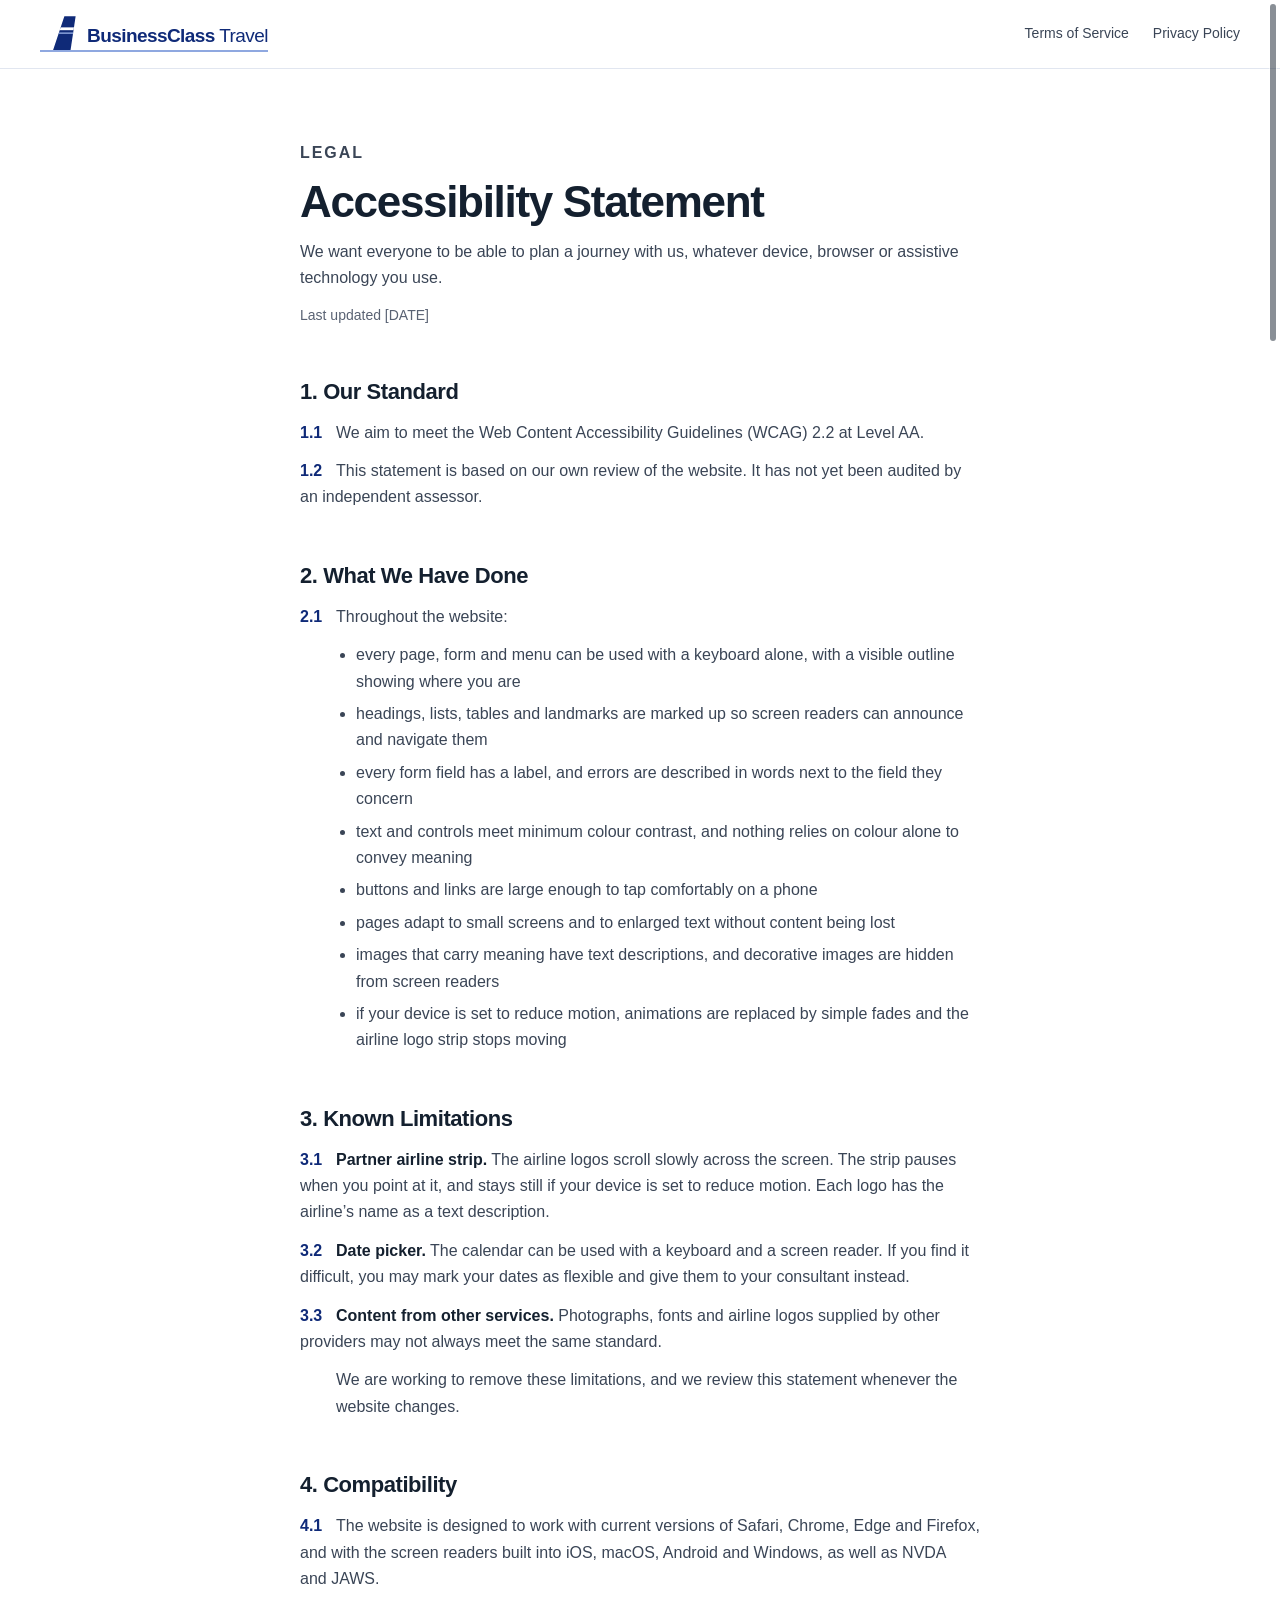
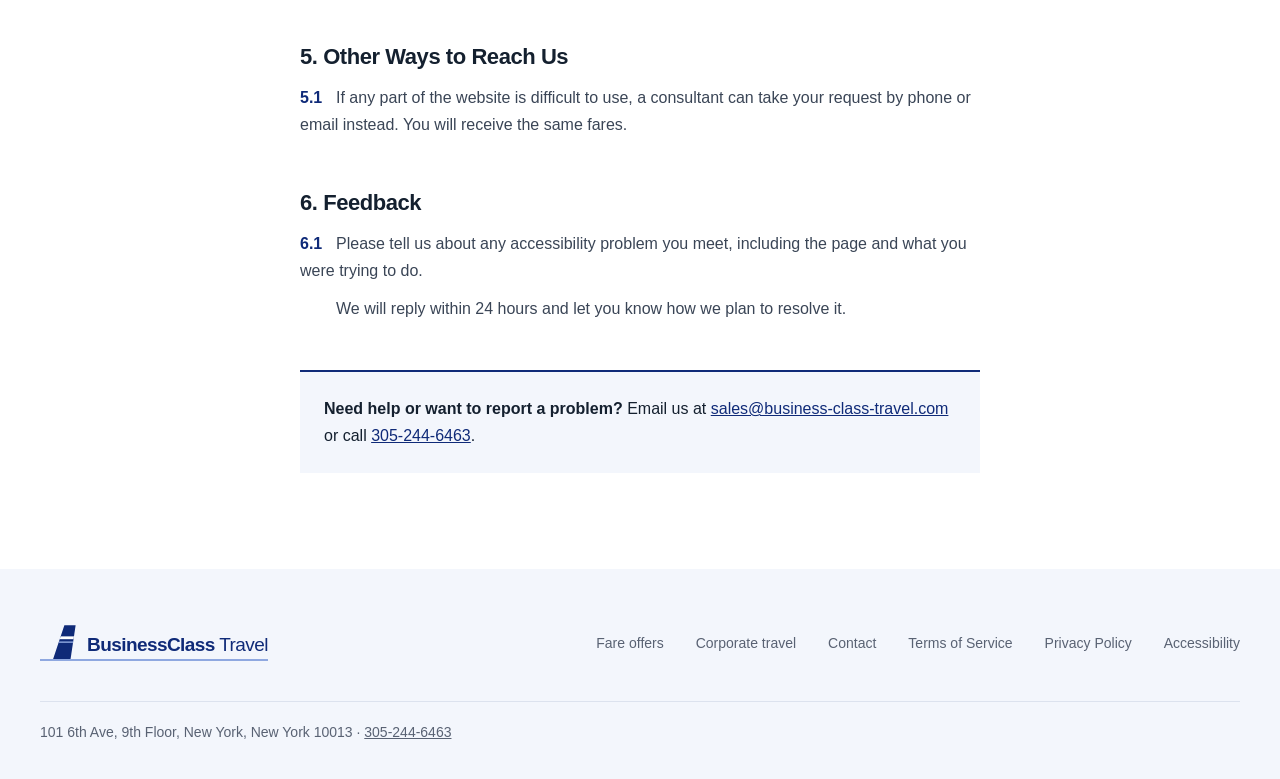
<file: accessibility.html>
<!doctype html>
<html lang="en">
<head>
<!-- Google tag (gtag.js) -->
<script async src="https://www.googletagmanager.com/gtag/js?id=AW-18547802976"></script>
<script>
  window.dataLayer = window.dataLayer || [];
  function gtag(){dataLayer.push(arguments);}
  gtag('js', new Date());

  gtag('config', 'AW-18547802976');
</script>
<!-- Google Tag Manager (GTM-NVKH3V88) -->
<script async src="https://www.googletagmanager.com/gtm.js?id=GTM-NVKH3V88"></script>
<script>
  window.dataLayer = window.dataLayer || [];
  function gtag(){dataLayer.push(arguments);}
  gtag('js', new Date());
</script>
<meta charset="utf-8">
<meta name="viewport" content="width=device-width, initial-scale=1, viewport-fit=cover">
<title>Accessibility — Business Class Travel</title>
<meta name="description" content="How Business Class Travel makes its website accessible, and how to tell us about a problem.">
<meta name="theme-color" content="#ffffff">
<link rel="canonical" href="https://business-class-travel.com/accessibility">
<link rel="icon" href="favicon.ico" sizes="48x48">
<link rel="icon" href="favicon.svg" type="image/svg+xml">
<link rel="apple-touch-icon" href="apple-touch-icon.png">
<meta property="og:type" content="article">
<meta property="og:site_name" content="Business Class Travel">
<meta property="og:locale" content="en_US">
<meta property="og:title" content="Accessibility — Business Class Travel">
<meta property="og:description" content="How Business Class Travel makes its website accessible, and how to tell us about a problem.">
<meta property="og:url" content="https://business-class-travel.com/accessibility">
<meta property="og:image" content="https://business-class-travel.com/img/og-image.jpg">
<meta property="og:image:width" content="1200">
<meta property="og:image:height" content="630">
<meta property="og:image:alt" content="Hong Kong harbour at night with the Business Class Travel logo">
<meta name="twitter:card" content="summary_large_image">
<link rel="stylesheet" href="styles.css?v=dev">
<script src="/scrollbar.js?v=dev" defer></script>
</head>
<body>
<header class="bar">
  <div class="bar__in">
    <a class="logo" href="./" aria-label="Business Class Travel home">
      <span class="logo__row">
        <svg class="logo__fin" viewBox="0 0 48 60" width="27" height="34" aria-hidden="true"><defs><clipPath id="logo-fin"><path d="M2 60L22 0h20l-9 60z"/></clipPath></defs><path d="M2 60L22 0h20l-9 60z" fill="#0F2A78"/><g clip-path="url(#logo-fin)"><rect y="20" width="48" height="5" fill="#fff"/><rect y="29" width="48" height="2.5" fill="#8FA8E0"/></g></svg>
        <span class="logo__word"><b>BusinessClass</b> Travel</span>
      </span>
      <span class="logo__line" aria-hidden="true"></span>
    </a>
    <nav class="bar__legal" aria-label="Legal">
      <a href="/terms">Terms of Service</a>
      <a href="/privacy">Privacy Policy</a>
    </nav>
  </div>
</header>

<main class="legal">
    <p class="eyebrow">Legal</p>
    <h1>Accessibility Statement</h1>
    <p>We want everyone to be able to plan a journey with us, whatever device, browser or assistive technology you use.</p>
    <p class="date">Last updated [DATE]</p>

    <h2>1. Our Standard</h2>
    <p><span class="n">1.1</span>We aim to meet the Web Content Accessibility Guidelines (WCAG) 2.2 at Level AA.</p>
    <p><span class="n">1.2</span>This statement is based on our own review of the website. It has not yet been audited by an independent assessor.</p>

    <h2>2. What We Have Done</h2>
    <p><span class="n">2.1</span>Throughout the website:</p>
    <ul>
      <li>every page, form and menu can be used with a keyboard alone, with a visible outline showing where you are</li>
      <li>headings, lists, tables and landmarks are marked up so screen readers can announce and navigate them</li>
      <li>every form field has a label, and errors are described in words next to the field they concern</li>
      <li>text and controls meet minimum colour contrast, and nothing relies on colour alone to convey meaning</li>
      <li>buttons and links are large enough to tap comfortably on a phone</li>
      <li>pages adapt to small screens and to enlarged text without content being lost</li>
      <li>images that carry meaning have text descriptions, and decorative images are hidden from screen readers</li>
      <li>if your device is set to reduce motion, animations are replaced by simple fades and the airline logo strip stops moving</li>
    </ul>

    <h2>3. Known Limitations</h2>
    <p><span class="n">3.1</span><span class="t">Partner airline strip.</span> The airline logos scroll slowly across the screen. The strip pauses when you point at it, and stays still if your device is set to reduce motion. Each logo has the airline’s name as a text description.</p>
    <p><span class="n">3.2</span><span class="t">Date picker.</span> The calendar can be used with a keyboard and a screen reader. If you find it difficult, you may mark your dates as flexible and give them to your consultant instead.</p>
    <p><span class="n">3.3</span><span class="t">Content from other services.</span> Photographs, fonts and airline logos supplied by other providers may not always meet the same standard.</p>
    <p class="i">We are working to remove these limitations, and we review this statement whenever the website changes.</p>

    <h2>4. Compatibility</h2>
    <p><span class="n">4.1</span>The website is designed to work with current versions of Safari, Chrome, Edge and Firefox, and with the screen readers built into iOS, macOS, Android and Windows, as well as NVDA and JAWS.</p>

    <h2>5. Other Ways to Reach Us</h2>
    <p><span class="n">5.1</span>If any part of the website is difficult to use, a consultant can take your request by phone or email instead. You will receive the same fares.</p>

    <h2>6. Feedback</h2>
    <p><span class="n">6.1</span>Please tell us about any accessibility problem you meet, including the page and what you were trying to do.</p>
    <p class="i">We will reply within 24 hours and let you know how we plan to resolve it.</p>

    <div class="legal__ask">
      <p><span class="t">Need help or want to report a problem?</span> Email us at <a href="mailto:sales@business-class-travel.com">sales@business-class-travel.com</a> or call <a href="tel:+13052446463">305-244-6463</a>.</p>
    </div>
  </main>

<footer class="foot">
  <div class="wrap">
    <div class="foot__row">
      <a class="logo" href="./" aria-label="Business Class Travel home">
        <span class="logo__row">
          <svg class="logo__fin" viewBox="0 0 48 60" width="27" height="34" aria-hidden="true"><defs><clipPath id="foot-fin"><path d="M2 60L22 0h20l-9 60z"/></clipPath></defs><path d="M2 60L22 0h20l-9 60z" fill="#0F2A78"/><g clip-path="url(#foot-fin)"><rect y="20" width="48" height="5" fill="#fff"/><rect y="29" width="48" height="2.5" fill="#8FA8E0"/></g></svg>
          <span class="logo__word"><b>BusinessClass</b> Travel</span>
        </span>
        <span class="logo__line" aria-hidden="true"></span>
      </a>
      <nav class="foot__nav" aria-label="Footer">
        <a href="./#deals">Fare offers</a><a href="./#corporate">Corporate travel</a><a href="./#enquire">Contact</a><a href="/terms">Terms of Service</a><a href="/privacy">Privacy Policy</a><a href="/accessibility">Accessibility</a>
      </nav>
    </div>
    <div class="foot__small">
      <span>101 6th Ave, 9th Floor, New York, New York 10013 · <a href="tel:+13052446463">305-244-6463</a></span>
    </div>
  </div>
</footer>
</body>
</html>
</file>
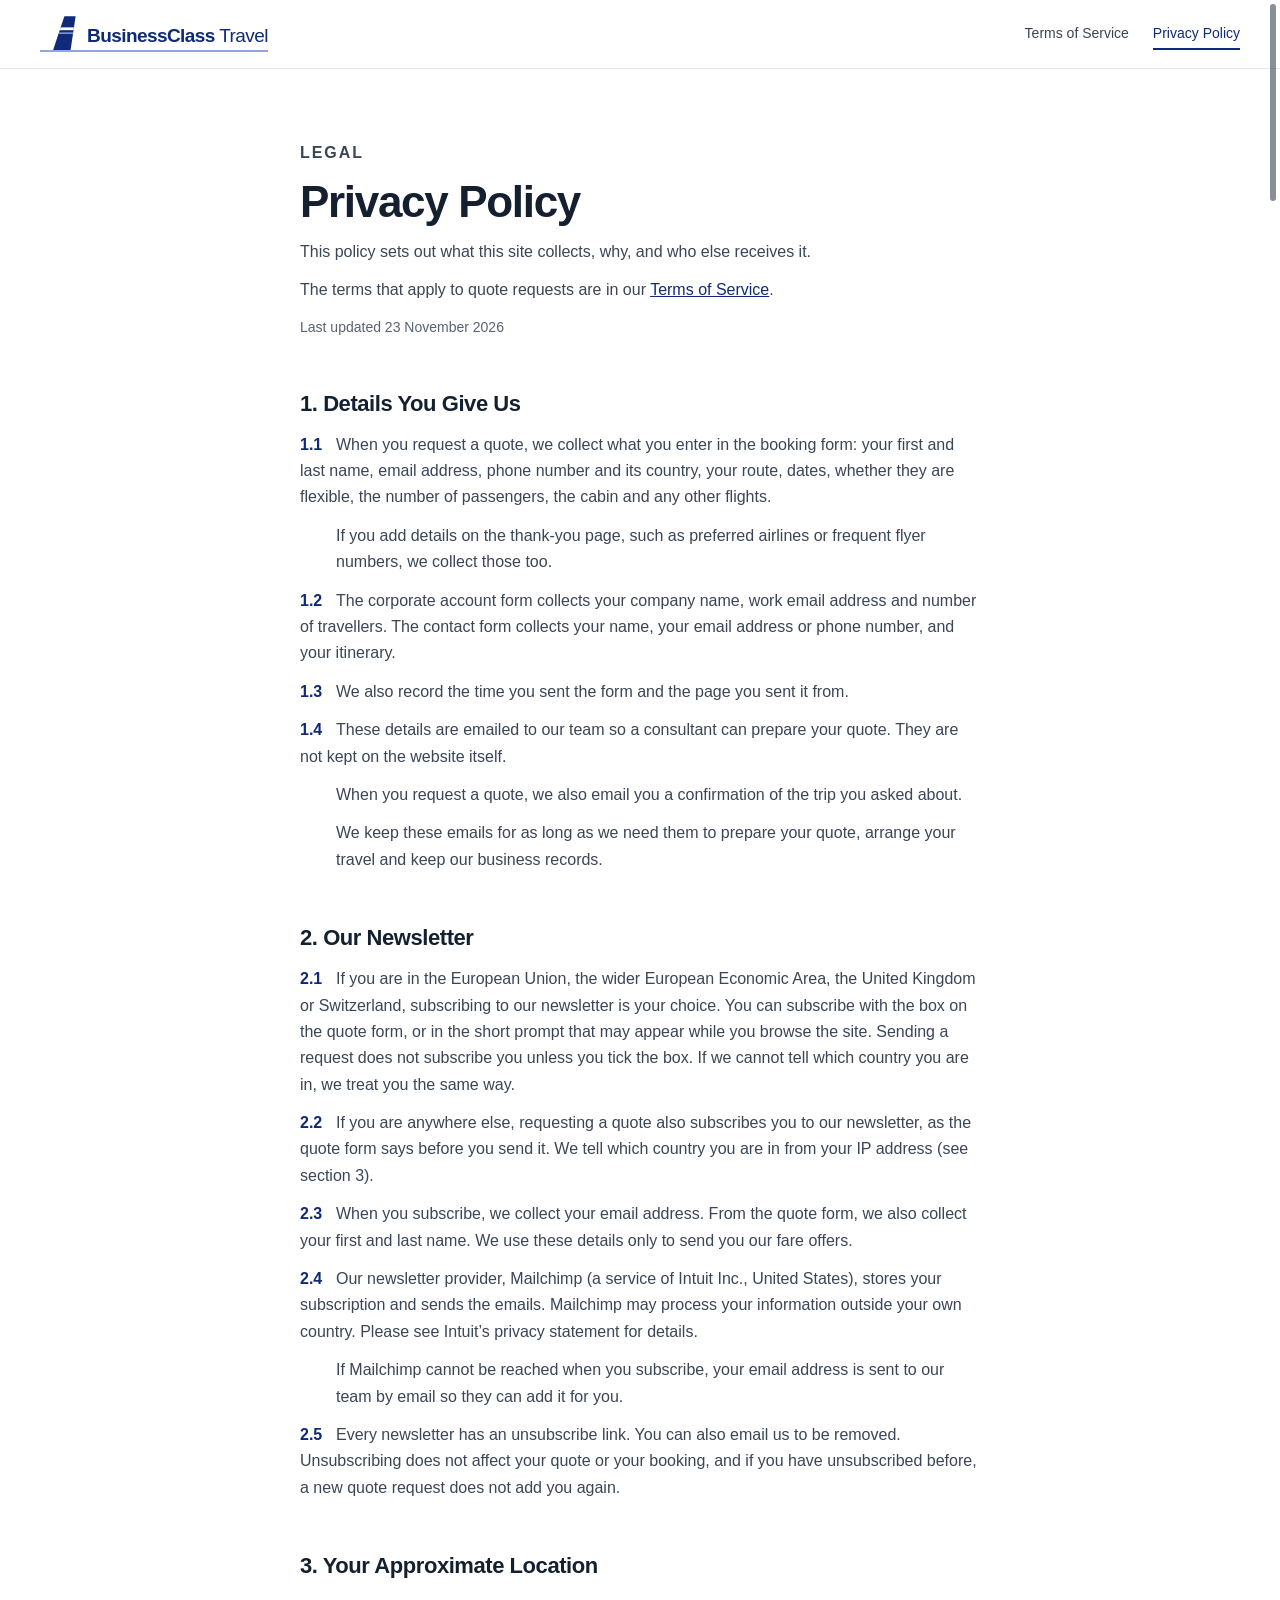
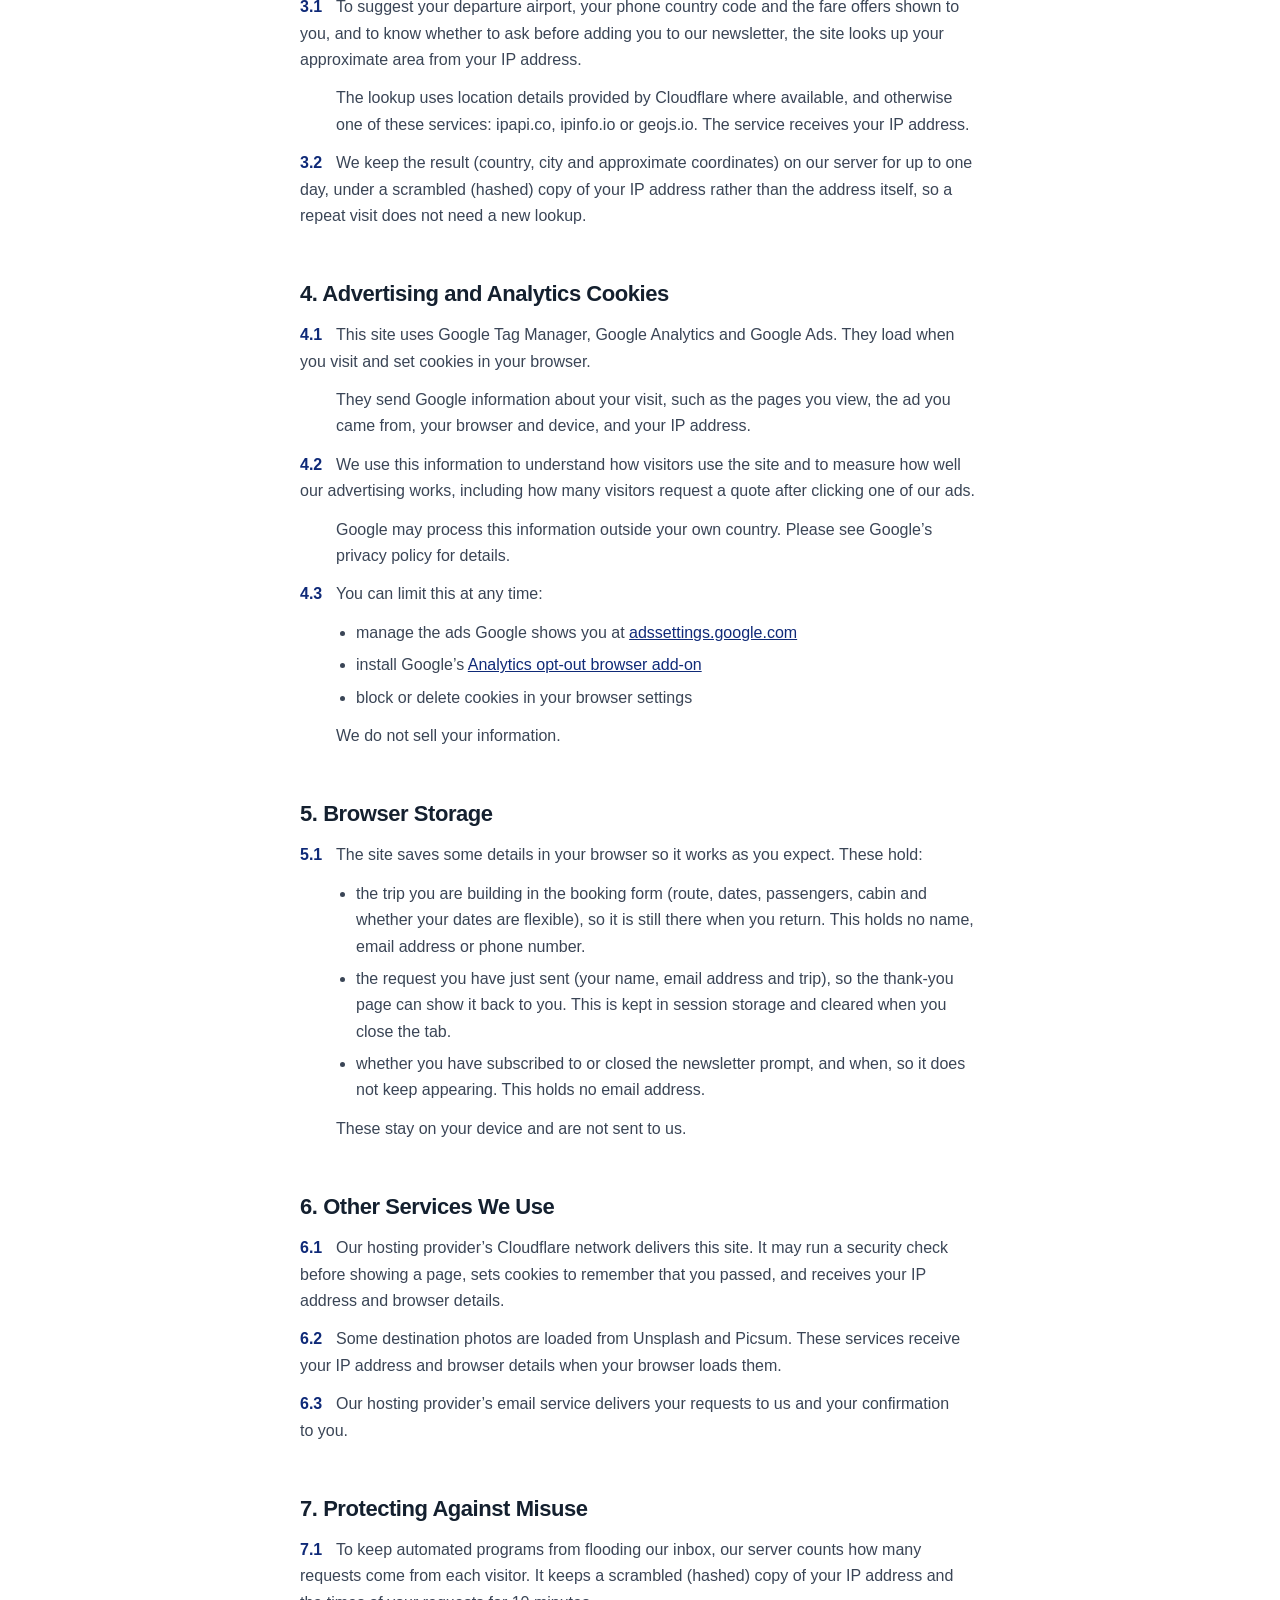
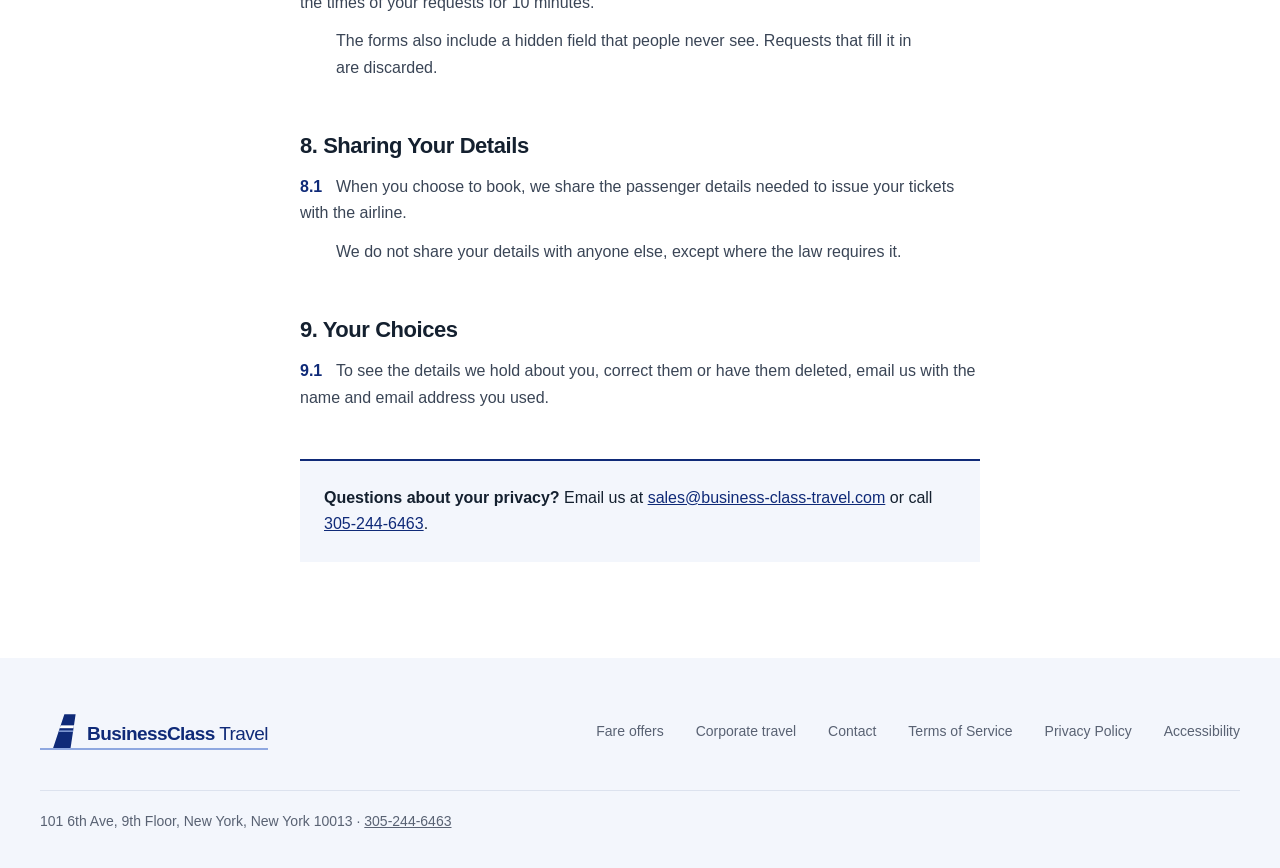
<file: privacy.html>
<!doctype html>
<html lang="en">
<head>
<!-- Google tag (gtag.js) -->
<script async src="https://www.googletagmanager.com/gtag/js?id=AW-18547802976"></script>
<script>
  window.dataLayer = window.dataLayer || [];
  function gtag(){dataLayer.push(arguments);}
  gtag('js', new Date());

  gtag('config', 'AW-18547802976');
</script>
<!-- Google Tag Manager (GTM-NVKH3V88) -->
<script async src="https://www.googletagmanager.com/gtm.js?id=GTM-NVKH3V88"></script>
<script>
  window.dataLayer = window.dataLayer || [];
  function gtag(){dataLayer.push(arguments);}
  gtag('js', new Date());
</script>
<meta charset="utf-8">
<meta name="viewport" content="width=device-width, initial-scale=1, viewport-fit=cover">
<title>Privacy Policy — Business Class Travel</title>
<meta name="description" content="What the Business Class Travel website collects, and why.">
<meta name="theme-color" content="#ffffff">
<link rel="canonical" href="https://business-class-travel.com/privacy">
<link rel="icon" href="favicon.ico" sizes="48x48">
<link rel="icon" href="favicon.svg" type="image/svg+xml">
<link rel="apple-touch-icon" href="apple-touch-icon.png">
<meta property="og:type" content="article">
<meta property="og:site_name" content="Business Class Travel">
<meta property="og:locale" content="en_US">
<meta property="og:title" content="Privacy Policy — Business Class Travel">
<meta property="og:description" content="What the Business Class Travel website collects, and why.">
<meta property="og:url" content="https://business-class-travel.com/privacy">
<meta property="og:image" content="https://business-class-travel.com/img/og-image.jpg">
<meta property="og:image:width" content="1200">
<meta property="og:image:height" content="630">
<meta property="og:image:alt" content="Hong Kong harbour at night with the Business Class Travel logo">
<meta name="twitter:card" content="summary_large_image">
<link rel="stylesheet" href="styles.css?v=dev">
<script src="/scrollbar.js?v=dev" defer></script>
</head>
<body>
<header class="bar">
  <div class="bar__in">
    <a class="logo" href="./" aria-label="Business Class Travel home">
      <span class="logo__row">
        <svg class="logo__fin" viewBox="0 0 48 60" width="27" height="34" aria-hidden="true"><defs><clipPath id="logo-fin"><path d="M2 60L22 0h20l-9 60z"/></clipPath></defs><path d="M2 60L22 0h20l-9 60z" fill="#0F2A78"/><g clip-path="url(#logo-fin)"><rect y="20" width="48" height="5" fill="#fff"/><rect y="29" width="48" height="2.5" fill="#8FA8E0"/></g></svg>
        <span class="logo__word"><b>BusinessClass</b> Travel</span>
      </span>
      <span class="logo__line" aria-hidden="true"></span>
    </a>
    <nav class="bar__legal" aria-label="Legal">
      <a href="/terms">Terms of Service</a>
      <a href="/privacy" aria-current="page">Privacy Policy</a>
    </nav>
  </div>
</header>

<main class="legal">
    <p class="eyebrow">Legal</p>
    <h1>Privacy Policy</h1>
    <p>This policy sets out what this site collects, why, and who else receives it.</p>
    <p>The terms that apply to quote requests are in our <a href="/terms">Terms of Service</a>.</p>
    <p class="date">Last updated 23 November 2026</p>

    <h2>1. Details You Give Us</h2>
    <p><span class="n">1.1</span>When you request a quote, we collect what you enter in the booking form: your first and last name, email address, phone number and its country, your route, dates, whether they are flexible, the number of passengers, the cabin and any other flights.</p>
    <p class="i">If you add details on the thank-you page, such as preferred airlines or frequent flyer numbers, we collect those too.</p>
    <p><span class="n">1.2</span>The corporate account form collects your company name, work email address and number of travellers. The contact form collects your name, your email address or phone number, and your itinerary.</p>
    <p><span class="n">1.3</span>We also record the time you sent the form and the page you sent it from.</p>
    <p><span class="n">1.4</span>These details are emailed to our team so a consultant can prepare your quote. They are not kept on the website itself.</p>
    <p class="i">When you request a quote, we also email you a confirmation of the trip you asked about.</p>
    <p class="i">We keep these emails for as long as we need them to prepare your quote, arrange your travel and keep our business records.</p>

    <h2>2. Our Newsletter</h2>
    <p><span class="n">2.1</span>If you are in the European Union, the wider European Economic Area, the United Kingdom or Switzerland, subscribing to our newsletter is your choice. You can subscribe with the box on the quote form, or in the short prompt that may appear while you browse the site. Sending a request does not subscribe you unless you tick the box. If we cannot tell which country you are in, we treat you the same way.</p>
    <p><span class="n">2.2</span>If you are anywhere else, requesting a quote also subscribes you to our newsletter, as the quote form says before you send it. We tell which country you are in from your IP address (see section 3).</p>
    <p><span class="n">2.3</span>When you subscribe, we collect your email address. From the quote form, we also collect your first and last name. We use these details only to send you our fare offers.</p>
    <p><span class="n">2.4</span>Our newsletter provider, Mailchimp (a service of Intuit Inc., United States), stores your subscription and sends the emails. Mailchimp may process your information outside your own country. Please see Intuit’s privacy statement for details.</p>
    <p class="i">If Mailchimp cannot be reached when you subscribe, your email address is sent to our team by email so they can add it for you.</p>
    <p><span class="n">2.5</span>Every newsletter has an unsubscribe link. You can also email us to be removed. Unsubscribing does not affect your quote or your booking, and if you have unsubscribed before, a new quote request does not add you again.</p>

    <h2>3. Your Approximate Location</h2>
    <p><span class="n">3.1</span>To suggest your departure airport, your phone country code and the fare offers shown to you, and to know whether to ask before adding you to our newsletter, the site looks up your approximate area from your IP address.</p>
    <p class="i">The lookup uses location details provided by Cloudflare where available, and otherwise one of these services: ipapi.co, ipinfo.io or geojs.io. The service receives your IP address.</p>
    <p><span class="n">3.2</span>We keep the result (country, city and approximate coordinates) on our server for up to one day, under a scrambled (hashed) copy of your IP address rather than the address itself, so a repeat visit does not need a new lookup.</p>

    <h2>4. Advertising and Analytics Cookies</h2>
    <p><span class="n">4.1</span>This site uses Google Tag Manager, Google Analytics and Google Ads. They load when you visit and set cookies in your browser.</p>
    <p class="i">They send Google information about your visit, such as the pages you view, the ad you came from, your browser and device, and your IP address.</p>
    <p><span class="n">4.2</span>We use this information to understand how visitors use the site and to measure how well our advertising works, including how many visitors request a quote after clicking one of our ads.</p>
    <p class="i">Google may process this information outside your own country. Please see Google’s privacy policy for details.</p>
    <p><span class="n">4.3</span>You can limit this at any time:</p>
    <ul>
      <li>manage the ads Google shows you at <a href="https://adssettings.google.com/" rel="noopener">adssettings.google.com</a></li>
      <li>install Google’s <a href="https://tools.google.com/dlpage/gaoptout" rel="noopener">Analytics opt-out browser add-on</a></li>
      <li>block or delete cookies in your browser settings</li>
    </ul>
    <p class="i">We do not sell your information.</p>

    <h2>5. Browser Storage</h2>
    <p><span class="n">5.1</span>The site saves some details in your browser so it works as you expect. These hold:</p>
    <ul>
      <li>the trip you are building in the booking form (route, dates, passengers, cabin and whether your dates are flexible), so it is still there when you return. This holds no name, email address or phone number.</li>
      <li>the request you have just sent (your name, email address and trip), so the thank-you page can show it back to you. This is kept in session storage and cleared when you close the tab.</li>
      <li>whether you have subscribed to or closed the newsletter prompt, and when, so it does not keep appearing. This holds no email address.</li>
    </ul>
    <p class="i">These stay on your device and are not sent to us.</p>

    <h2>6. Other Services We Use</h2>
    <p><span class="n">6.1</span>Our hosting provider’s Cloudflare network delivers this site. It may run a security check before showing a page, sets cookies to remember that you passed, and receives your IP address and browser details.</p>
    <p><span class="n">6.2</span>Some destination photos are loaded from Unsplash and Picsum. These services receive your IP address and browser details when your browser loads them.</p>
    <p><span class="n">6.3</span>Our hosting provider’s email service delivers your requests to us and your confirmation to you.</p>

    <h2>7. Protecting Against Misuse</h2>
    <p><span class="n">7.1</span>To keep automated programs from flooding our inbox, our server counts how many requests come from each visitor. It keeps a scrambled (hashed) copy of your IP address and the times of your requests for 10 minutes.</p>
    <p class="i">The forms also include a hidden field that people never see. Requests that fill it in are discarded.</p>

    <h2>8. Sharing Your Details</h2>
    <p><span class="n">8.1</span>When you choose to book, we share the passenger details needed to issue your tickets with the airline.</p>
    <p class="i">We do not share your details with anyone else, except where the law requires it.</p>

    <h2>9. Your Choices</h2>
    <p><span class="n">9.1</span>To see the details we hold about you, correct them or have them deleted, email us with the name and email address you used.</p>

    <div class="legal__ask">
      <p><span class="t">Questions about your privacy?</span> Email us at <a href="mailto:sales@business-class-travel.com">sales@business-class-travel.com</a> or call <a href="tel:+13052446463">305-244-6463</a>.</p>
    </div>
  </main>

<footer class="foot">
  <div class="wrap">
    <div class="foot__row">
      <a class="logo" href="./" aria-label="Business Class Travel home">
        <span class="logo__row">
          <svg class="logo__fin" viewBox="0 0 48 60" width="27" height="34" aria-hidden="true"><defs><clipPath id="foot-fin"><path d="M2 60L22 0h20l-9 60z"/></clipPath></defs><path d="M2 60L22 0h20l-9 60z" fill="#0F2A78"/><g clip-path="url(#foot-fin)"><rect y="20" width="48" height="5" fill="#fff"/><rect y="29" width="48" height="2.5" fill="#8FA8E0"/></g></svg>
          <span class="logo__word"><b>BusinessClass</b> Travel</span>
        </span>
        <span class="logo__line" aria-hidden="true"></span>
      </a>
      <nav class="foot__nav" aria-label="Footer">
        <a href="./#deals">Fare offers</a><a href="./#corporate">Corporate travel</a><a href="./#enquire">Contact</a><a href="/terms">Terms of Service</a><a href="/privacy">Privacy Policy</a><a href="/accessibility">Accessibility</a>
      </nav>
    </div>
    <div class="foot__small">
      <span>101 6th Ave, 9th Floor, New York, New York 10013 · <a href="tel:+13052446463">305-244-6463</a></span>
    </div>
  </div>
</footer>
</body>
</html>
</file>
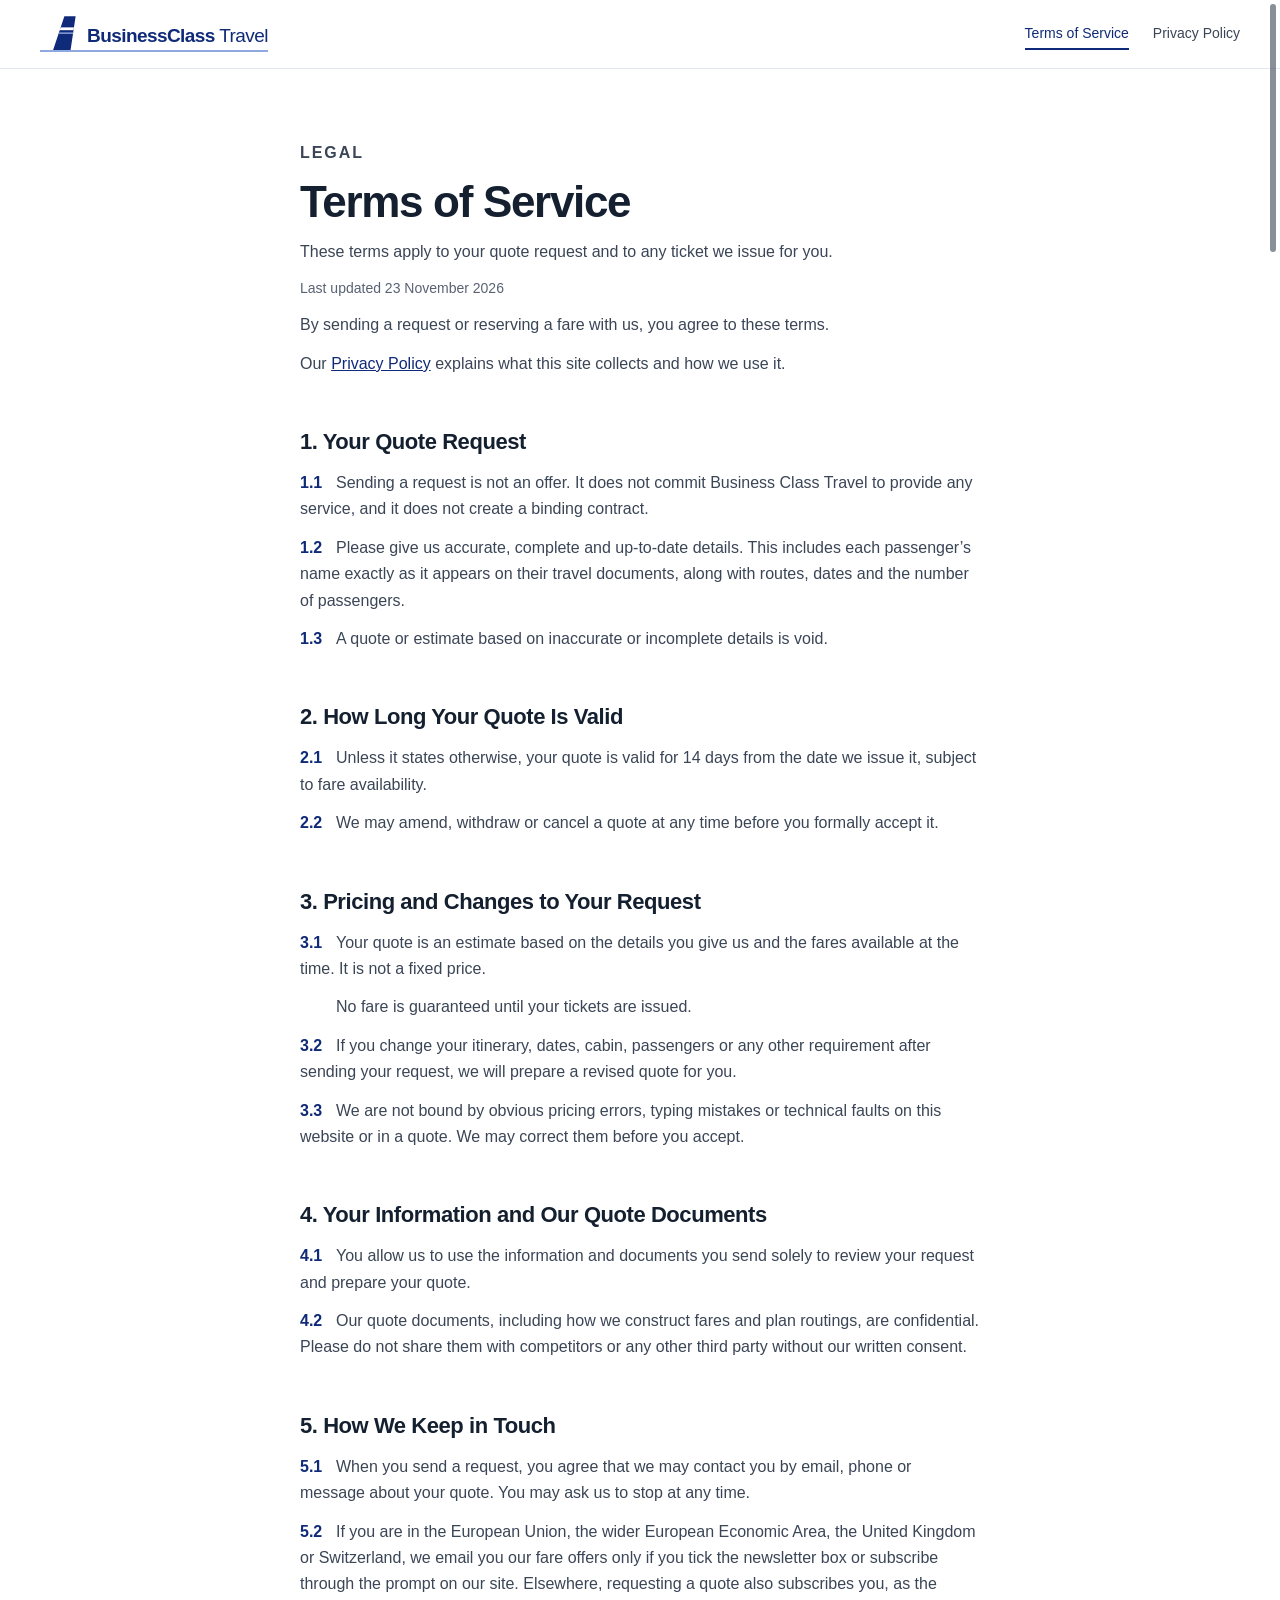
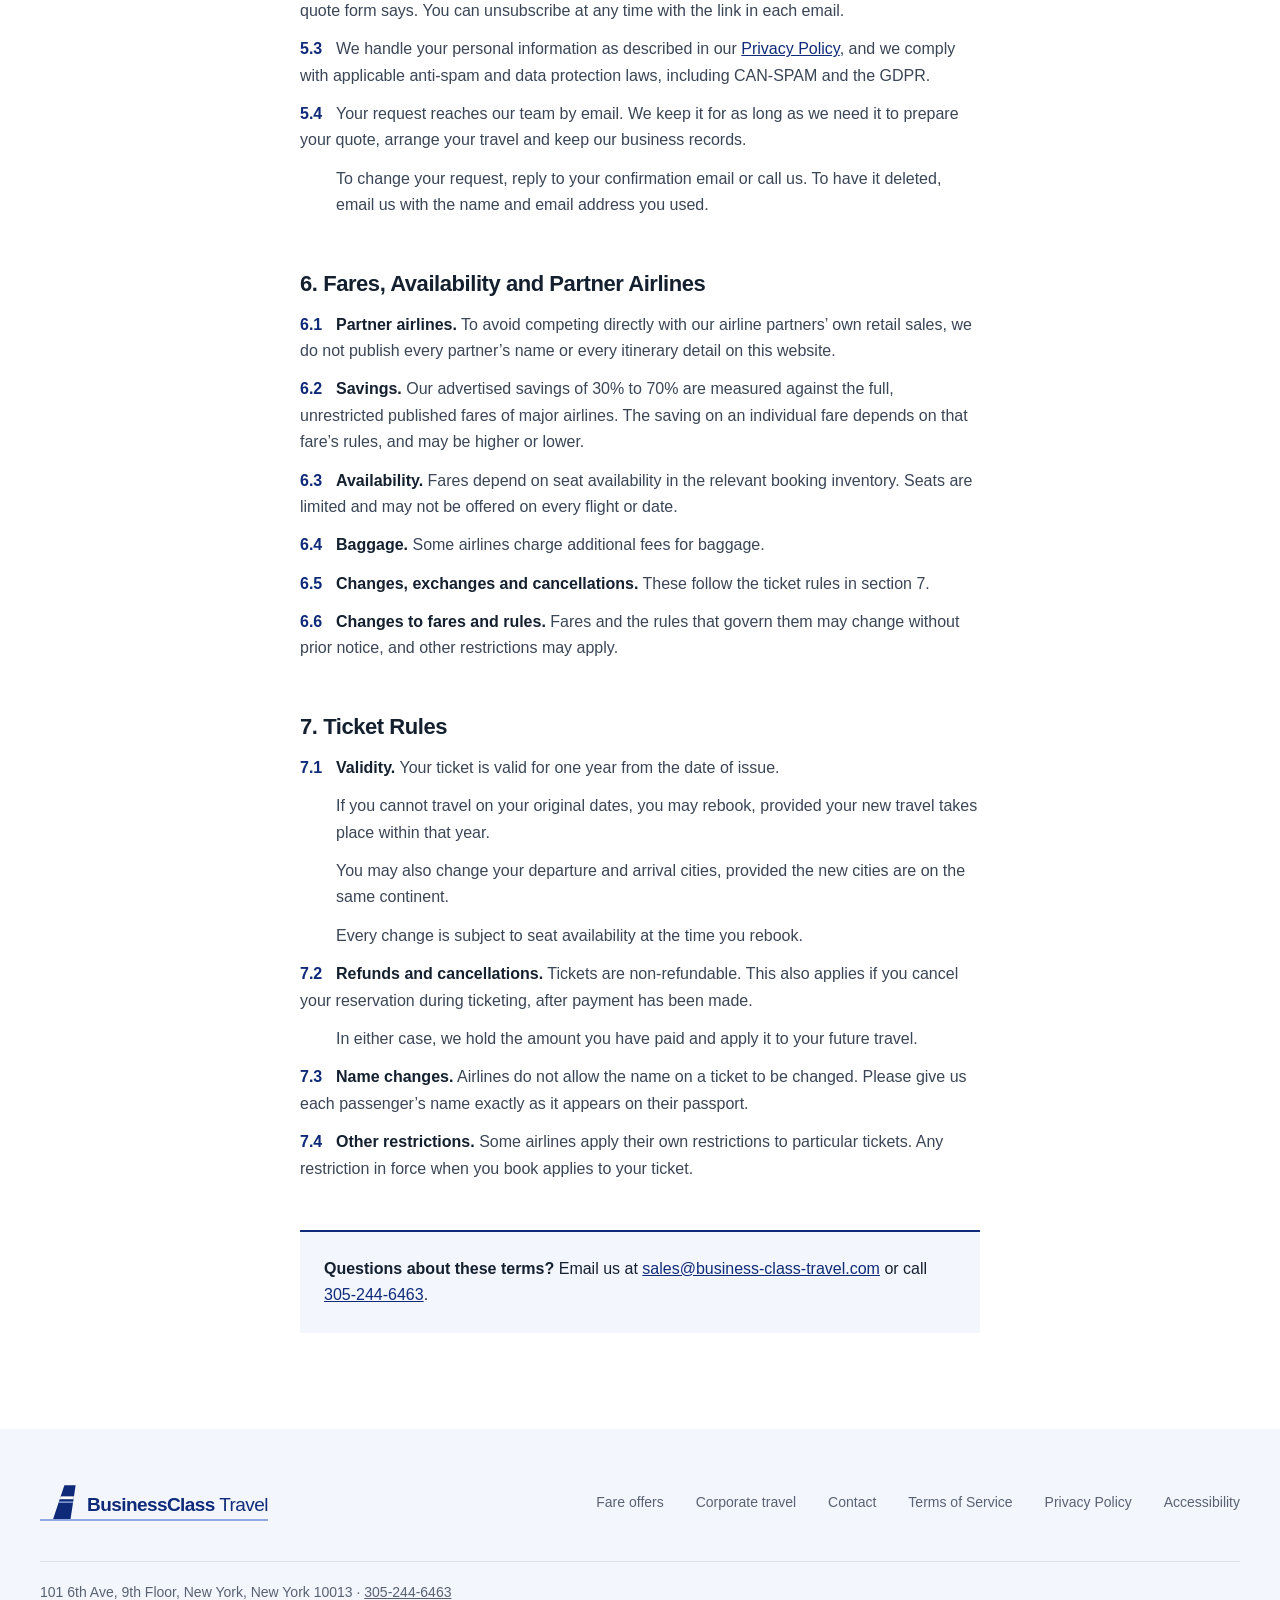
<file: terms.html>
<!doctype html>
<html lang="en">
<head>
<!-- Google tag (gtag.js) -->
<script async src="https://www.googletagmanager.com/gtag/js?id=AW-18547802976"></script>
<script>
  window.dataLayer = window.dataLayer || [];
  function gtag(){dataLayer.push(arguments);}
  gtag('js', new Date());

  gtag('config', 'AW-18547802976');
</script>
<!-- Google Tag Manager (GTM-NVKH3V88) -->
<script async src="https://www.googletagmanager.com/gtm.js?id=GTM-NVKH3V88"></script>
<script>
  window.dataLayer = window.dataLayer || [];
  function gtag(){dataLayer.push(arguments);}
  gtag('js', new Date());
</script>
<meta charset="utf-8">
<meta name="viewport" content="width=device-width, initial-scale=1, viewport-fit=cover">
<title>Terms of Service — Business Class Travel</title>
<meta name="description" content="The terms that apply to your quote request and to the tickets Business Class Travel issues.">
<meta name="theme-color" content="#ffffff">
<link rel="canonical" href="https://business-class-travel.com/terms">
<link rel="icon" href="favicon.ico" sizes="48x48">
<link rel="icon" href="favicon.svg" type="image/svg+xml">
<link rel="apple-touch-icon" href="apple-touch-icon.png">
<meta property="og:type" content="article">
<meta property="og:site_name" content="Business Class Travel">
<meta property="og:locale" content="en_US">
<meta property="og:title" content="Terms of Service — Business Class Travel">
<meta property="og:description" content="The terms that apply to your quote request and to the tickets Business Class Travel issues.">
<meta property="og:url" content="https://business-class-travel.com/terms">
<meta property="og:image" content="https://business-class-travel.com/img/og-image.jpg">
<meta property="og:image:width" content="1200">
<meta property="og:image:height" content="630">
<meta property="og:image:alt" content="Hong Kong harbour at night with the Business Class Travel logo">
<meta name="twitter:card" content="summary_large_image">
<link rel="stylesheet" href="styles.css?v=dev">
<script src="/scrollbar.js?v=dev" defer></script>
</head>
<body>
<header class="bar">
  <div class="bar__in">
    <a class="logo" href="./" aria-label="Business Class Travel home">
      <span class="logo__row">
        <svg class="logo__fin" viewBox="0 0 48 60" width="27" height="34" aria-hidden="true"><defs><clipPath id="logo-fin"><path d="M2 60L22 0h20l-9 60z"/></clipPath></defs><path d="M2 60L22 0h20l-9 60z" fill="#0F2A78"/><g clip-path="url(#logo-fin)"><rect y="20" width="48" height="5" fill="#fff"/><rect y="29" width="48" height="2.5" fill="#8FA8E0"/></g></svg>
        <span class="logo__word"><b>BusinessClass</b> Travel</span>
      </span>
      <span class="logo__line" aria-hidden="true"></span>
    </a>
    <nav class="bar__legal" aria-label="Legal">
      <a href="/terms" aria-current="page">Terms of Service</a>
      <a href="/privacy">Privacy Policy</a>
    </nav>
  </div>
</header>

<main class="legal">
    <p class="eyebrow">Legal</p>
    <h1>Terms of Service</h1>
    <p>These terms apply to your quote request and to any ticket we issue for you.</p>
    <p class="date">Last updated 23 November 2026</p>
    <p>By sending a request or reserving a fare with us, you agree to these terms.</p>
    <p>Our <a href="/privacy">Privacy Policy</a> explains what this site collects and how we use it.</p>

    <h2>1. Your Quote Request</h2>
    <p><span class="n">1.1</span>Sending a request is not an offer. It does not commit Business Class Travel to provide any service, and it does not create a binding contract.</p>
    <p><span class="n">1.2</span>Please give us accurate, complete and up-to-date details. This includes each passenger’s name exactly as it appears on their travel documents, along with routes, dates and the number of passengers.</p>
    <p><span class="n">1.3</span>A quote or estimate based on inaccurate or incomplete details is void.</p>

    <h2>2. How Long Your Quote Is Valid</h2>
    <p><span class="n">2.1</span>Unless it states otherwise, your quote is valid for 14 days from the date we issue it, subject to fare availability.</p>
    <p><span class="n">2.2</span>We may amend, withdraw or cancel a quote at any time before you formally accept it.</p>

    <h2>3. Pricing and Changes to Your Request</h2>
    <p><span class="n">3.1</span>Your quote is an estimate based on the details you give us and the fares available at the time. It is not a fixed price.</p>
    <p class="i">No fare is guaranteed until your tickets are issued.</p>
    <p><span class="n">3.2</span>If you change your itinerary, dates, cabin, passengers or any other requirement after sending your request, we will prepare a revised quote for you.</p>
    <p><span class="n">3.3</span>We are not bound by obvious pricing errors, typing mistakes or technical faults on this website or in a quote. We may correct them before you accept.</p>

    <h2>4. Your Information and Our Quote Documents</h2>
    <p><span class="n">4.1</span>You allow us to use the information and documents you send solely to review your request and prepare your quote.</p>
    <p><span class="n">4.2</span>Our quote documents, including how we construct fares and plan routings, are confidential. Please do not share them with competitors or any other third party without our written consent.</p>

    <h2>5. How We Keep in Touch</h2>
    <p><span class="n">5.1</span>When you send a request, you agree that we may contact you by email, phone or message about your quote. You may ask us to stop at any time.</p>
    <p><span class="n">5.2</span>If you are in the European Union, the wider European Economic Area, the United Kingdom or Switzerland, we email you our fare offers only if you tick the newsletter box or subscribe through the prompt on our site. Elsewhere, requesting a quote also subscribes you, as the quote form says. You can unsubscribe at any time with the link in each email.</p>
    <p><span class="n">5.3</span>We handle your personal information as described in our <a href="/privacy">Privacy Policy</a>, and we comply with applicable anti-spam and data protection laws, including CAN-SPAM and the GDPR.</p>
    <p><span class="n">5.4</span>Your request reaches our team by email. We keep it for as long as we need it to prepare your quote, arrange your travel and keep our business records.</p>
    <p class="i">To change your request, reply to your confirmation email or call us. To have it deleted, email us with the name and email address you used.</p>

    <h2>6. Fares, Availability and Partner Airlines</h2>
    <p><span class="n">6.1</span><span class="t">Partner airlines.</span> To avoid competing directly with our airline partners’ own retail sales, we do not publish every partner’s name or every itinerary detail on this website.</p>
    <p><span class="n">6.2</span><span class="t">Savings.</span> Our advertised savings of 30% to 70% are measured against the full, unrestricted published fares of major airlines. The saving on an individual fare depends on that fare’s rules, and may be higher or lower.</p>
    <p><span class="n">6.3</span><span class="t">Availability.</span> Fares depend on seat availability in the relevant booking inventory. Seats are limited and may not be offered on every flight or date.</p>
    <p><span class="n">6.4</span><span class="t">Baggage.</span> Some airlines charge additional fees for baggage.</p>
    <p><span class="n">6.5</span><span class="t">Changes, exchanges and cancellations.</span> These follow the ticket rules in section 7.</p>
    <p><span class="n">6.6</span><span class="t">Changes to fares and rules.</span> Fares and the rules that govern them may change without prior notice, and other restrictions may apply.</p>

    <h2>7. Ticket Rules</h2>
    <p><span class="n">7.1</span><span class="t">Validity.</span> Your ticket is valid for one year from the date of issue.</p>
    <p class="i">If you cannot travel on your original dates, you may rebook, provided your new travel takes place within that year.</p>
    <p class="i">You may also change your departure and arrival cities, provided the new cities are on the same continent.</p>
    <p class="i">Every change is subject to seat availability at the time you rebook.</p>
    <p><span class="n">7.2</span><span class="t">Refunds and cancellations.</span> Tickets are non-refundable. This also applies if you cancel your reservation during ticketing, after payment has been made.</p>
    <p class="i">In either case, we hold the amount you have paid and apply it to your future travel.</p>
    <p><span class="n">7.3</span><span class="t">Name changes.</span> Airlines do not allow the name on a ticket to be changed. Please give us each passenger’s name exactly as it appears on their passport.</p>
    <p><span class="n">7.4</span><span class="t">Other restrictions.</span> Some airlines apply their own restrictions to particular tickets. Any restriction in force when you book applies to your ticket.</p>

    <div class="legal__ask">
      <p><span class="t">Questions about these terms?</span> Email us at <a href="mailto:sales@business-class-travel.com">sales@business-class-travel.com</a> or call <a href="tel:+13052446463">305-244-6463</a>.</p>
    </div>
  </main>

<footer class="foot">
  <div class="wrap">
    <div class="foot__row">
      <a class="logo" href="./" aria-label="Business Class Travel home">
        <span class="logo__row">
          <svg class="logo__fin" viewBox="0 0 48 60" width="27" height="34" aria-hidden="true"><defs><clipPath id="foot-fin"><path d="M2 60L22 0h20l-9 60z"/></clipPath></defs><path d="M2 60L22 0h20l-9 60z" fill="#0F2A78"/><g clip-path="url(#foot-fin)"><rect y="20" width="48" height="5" fill="#fff"/><rect y="29" width="48" height="2.5" fill="#8FA8E0"/></g></svg>
          <span class="logo__word"><b>BusinessClass</b> Travel</span>
        </span>
        <span class="logo__line" aria-hidden="true"></span>
      </a>
      <nav class="foot__nav" aria-label="Footer">
        <a href="./#deals">Fare offers</a><a href="./#corporate">Corporate travel</a><a href="./#enquire">Contact</a><a href="/terms">Terms of Service</a><a href="/privacy">Privacy Policy</a><a href="/accessibility">Accessibility</a>
      </nav>
    </div>
    <div class="foot__small">
      <span>101 6th Ave, 9th Floor, New York, New York 10013 · <a href="tel:+13052446463">305-244-6463</a></span>
    </div>
  </div>
</footer>
</body>
</html>
</file>
<file: styles.css>
/* Business Class Travel — white and dark blue.
   The system font (SF on Apple devices), square edges, one booking card over a sky photograph. */

:root {
  --blue: #0f2a78;
  --blue-hover: #1b3c9e;
  --blue-soft: #8fa8e0;
  --blue-tint: #f3f6fc;
  --blue-wash: #eef2f9;
  --white: #ffffff;
  --ink: #14202f;
  --ink-2: #2b3442;
  --body: #3a4556;
  --muted: #596273;
  --line: #e1e6f0;
  --line-strong: #b9c2d0;
  --field-line: #d5dce9;
  --error: #b3261e;

  --font: -apple-system, BlinkMacSystemFont, 'SF Pro Text', 'Inter', 'Segoe UI', 'Helvetica Neue', Arial, sans-serif;
  --display: -apple-system, BlinkMacSystemFont, 'SF Pro Display', 'Inter', 'Segoe UI', 'Helvetica Neue', Arial, sans-serif;

  --margin: clamp(1rem, 4vw, 2.5rem);
  --max: 80rem;
  --bar-h: 4.25rem;
  --ease-out: cubic-bezier(0.22, 1, 0.36, 1);
  interpolate-size: allow-keywords;
}

/* ---------- reset ---------- */
*, *::before, *::after { box-sizing: border-box; }
html { scrollbar-width: none; -webkit-text-size-adjust: 100%; text-size-adjust: 100%; scroll-padding-top: calc(var(--bar-h) + 1rem); scroll-behavior: smooth; }
body { margin: 0; background: var(--white); color: var(--ink); font: 400 1.0625rem/1.5 var(--font); -webkit-font-smoothing: antialiased; }
h1, h2, h3, p, figure, dl, dd { margin: 0; }
ul { margin: 0; padding: 0; list-style: none; }
img, svg { display: block; max-width: 100%; }
img { height: auto; }
button, input, select { font: inherit; color: inherit; }
button { background: none; border: 0; padding: 0; cursor: pointer; -webkit-tap-highlight-color: transparent; }
a { color: inherit; }
/* No I-beam cursors on the site: an arrow over text and fields, a hand over anything that acts.
   Page text can't be selected or copied; form fields still take typing, pasting and their text caret. */
html, input, textarea, [contenteditable] { cursor: default; }
html::-webkit-scrollbar { display: none; } /* the page scrolls; it just shows no bar */
html { -webkit-user-select: none; user-select: none; -webkit-touch-callout: none; }
input, textarea, [contenteditable] { -webkit-user-select: text; user-select: text; -webkit-touch-callout: default; }
a, button, select, summary, label, [role="option"], .fld--date input { cursor: pointer; }
button:disabled { cursor: default; }
:focus-visible { outline: 2px solid var(--blue); outline-offset: 2px; }
::selection { background: var(--blue-soft); color: var(--ink); }
h1, h2, h3 { font-family: var(--display); text-wrap: balance; }
p { text-wrap: pretty; }
.sr-only { position: absolute; width: 1px; height: 1px; overflow: hidden; clip-path: inset(50%); white-space: nowrap; }
.skip { position: absolute; left: 1rem; top: -4rem; z-index: 100; background: var(--blue); color: var(--white); padding: 0.75rem 1rem; }
.skip:focus { top: 1rem; }
.wrap { max-width: var(--max); margin: 0 auto; }
.hp { position: absolute; left: -9999px; width: 1px; height: 1px; overflow: hidden; }

/* ---------- buttons: feedback on press, not release ---------- */
.button { display: inline-flex; align-items: center; justify-content: center; gap: 0.5rem; min-height: 2.75rem; padding: 0 1.25rem; border-radius: 2px; font-weight: 600; font-size: 0.9375rem; text-decoration: none; white-space: nowrap; transition: background-color 150ms ease, transform 100ms ease-out; }
.button:active { transform: scale(0.98); }
.button--blue { background: var(--blue); color: var(--white); }
.button--sm { min-height: 2.75rem; padding: 0 1.25rem; }
@media (hover: hover) and (pointer: fine) { .button--blue:hover { background: var(--blue-hover); } }
.button:disabled { opacity: 0.7; cursor: progress; }

/* ---------- header: a light material that content scrolls beneath ---------- */
.bar { position: sticky; top: 0; z-index: 30; background: rgba(255, 255, 255, 0.86); -webkit-backdrop-filter: saturate(180%) blur(20px); backdrop-filter: saturate(180%) blur(20px); box-shadow: 0 1px 0 var(--line); padding-top: env(safe-area-inset-top); }
.bar__in { max-width: var(--max); margin: 0 auto; min-height: var(--bar-h); display: flex; flex-wrap: wrap; align-items: center; gap: 0.75rem 2rem; padding: 0.75rem var(--margin); }
.bar__nav { display: none; gap: 1.75rem; margin-left: auto; font-size: 0.875rem; font-weight: 500; color: var(--body); }
.bar__nav a, .bar__call { text-decoration: none; }
.bar__call { margin-left: auto; font-size: 0.875rem; font-weight: 500; color: var(--body); font-variant-numeric: tabular-nums; }
@media (hover: hover) and (pointer: fine) { .bar__nav a:hover, .bar__call:hover { color: var(--blue); } }

/* logo: the tail fin standing on its runway line */
.logo { display: inline-flex; flex-direction: column; color: var(--blue); text-decoration: none; }
.logo__row { display: flex; align-items: flex-end; gap: 0.5rem; padding-left: 0.75rem; }
.logo__fin { flex: none; }
.logo__word { font-size: 1.1875rem; font-weight: 300; letter-spacing: -0.03em; line-height: 1; padding-bottom: 0.3125rem; white-space: nowrap; }
.logo__word b { font-weight: 700; }
.logo__line { display: block; height: 2px; background: var(--blue-soft); }

/* ---------- hero: the booking card over the wing photograph ---------- */
.hero { position: relative; overflow-x: clip; background: #0b1626; padding: clamp(2rem, 5vw, 3.5rem) var(--margin) 0; }
.hero__bg { position: absolute; inset: 0; z-index: 0; width: 100%; height: 100%; object-fit: cover; object-position: center 52%; }
.hero__shade { position: absolute; inset: 0; pointer-events: none; background: linear-gradient(to top, rgba(8, 24, 70, 0.72), rgba(8, 24, 70, 0) 32rem), rgba(8, 24, 70, 0.28); }
/* No z-index here: the calendar inside the card is fixed and must be able to rise above the header. */
.quote, .partners { position: relative; }

.quote { max-width: var(--max); margin: 0 auto; color: var(--ink); border-radius: 4px; box-shadow: 0 20px 40px -24px rgba(0, 0, 0, 0.5); }
/* Banner: the discount as a small blue tag above the heading. */
.quote__head { display: flex; flex-direction: column; align-items: flex-start; gap: 0.625rem; padding: clamp(1.25rem, 2.6vw, 1.875rem) clamp(1.25rem, 2.4vw, 2rem); background: rgba(238, 242, 249, 0.8); -webkit-backdrop-filter: saturate(160%) blur(16px); backdrop-filter: saturate(160%) blur(16px); border-bottom: 1px solid #dce2ee; border-radius: 4px 4px 0 0; }
.quote__tag { padding: 0.375rem 0.75rem; background: var(--blue); color: var(--white); font-size: 0.875rem; font-weight: 600; letter-spacing: 0.02em; border-radius: 2px; }
.quote__head h1 { font-size: clamp(1.625rem, 1.1rem + 1.8vw, 2.5rem); font-weight: 600; line-height: 1.1; letter-spacing: -0.02em; color: var(--ink); }
.quote__form { display: grid; gap: 1.25rem; padding: 1.5rem clamp(1.25rem, 2.4vw, 2rem) 2rem; background: var(--white); border-radius: 0 0 4px 4px; }

.quote__opts { display: flex; flex-wrap: wrap; align-items: center; gap: 0.75rem; }
.pick { position: relative; display: flex; align-items: center; min-height: 2.75rem; border: 1px solid var(--blue); border-radius: 2px; color: var(--blue); }
.pick::after { content: ''; position: absolute; right: 0.95rem; top: 50%; width: 0.45rem; height: 0.45rem; margin-top: -0.35rem; border-right: 1.6px solid currentColor; border-bottom: 1.6px solid currentColor; transform: rotate(45deg); pointer-events: none; }
.pick select { appearance: none; -webkit-appearance: none; border: 0; background: transparent; padding: 0 2.4rem 0 0.875rem; min-height: 2.75rem; font-size: 1.0625rem; cursor: pointer; }
.pick--btn { padding: 0 2.4rem 0 0.875rem; font-size: 1.0625rem; background: var(--white); white-space: nowrap; }
.pick--btn[aria-expanded="true"] { box-shadow: inset 0 0 0 1px var(--blue); }

/* Popovers grow out of the control that opened them and can be reversed mid-way. */
.pop { position: absolute; z-index: 40; top: calc(100% + 0.375rem); left: 0; background: var(--white); color: var(--ink); border-radius: 4px; box-shadow: 0 24px 56px -16px rgba(20, 32, 47, 0.32), 0 0 0 1px var(--line); transform-origin: top left; opacity: 0; transform: scale(0.96) translateY(-4px); visibility: hidden; pointer-events: none; transition: opacity 140ms ease, transform 220ms var(--ease-out), visibility 0s linear 220ms; }
.pop.is-open { opacity: 1; transform: none; visibility: visible; pointer-events: auto; transition: opacity 140ms ease, transform 220ms var(--ease-out), visibility 0s; }
.pop.is-up { top: auto; bottom: calc(100% + 0.375rem); transform-origin: bottom left; }

.menu { position: relative; }
.menu__pop { min-width: 100%; padding: 0.375rem 0; outline: none; }
.menu__opt { position: relative; padding: 0.6875rem 1.25rem 0.6875rem 2.5rem; font-size: 1.0625rem; white-space: nowrap; cursor: pointer; }
.menu__opt.is-active { background: var(--blue-wash); }
.menu__opt[aria-selected="true"] { font-weight: 600; color: var(--blue); }
.menu__opt[aria-selected="true"]::before { content: ''; position: absolute; left: 1.125rem; top: 50%; width: 0.375rem; height: 0.7rem; margin-top: -0.45rem; border-right: 1.8px solid currentColor; border-bottom: 1.8px solid currentColor; transform: rotate(45deg); }
.pax { position: relative; }
.pax__pop { width: min(21rem, calc(100vw - 2rem)); padding: 0.5rem 1.25rem 1.25rem; }
.pax__row { display: flex; align-items: center; justify-content: space-between; gap: 1rem; padding: 0.875rem 0; border-bottom: 1px solid var(--line); }
.pax__what { display: grid; font-size: 1.0625rem; font-weight: 600; }
.pax__what small { font-size: 0.8125rem; font-weight: 400; color: var(--muted); }
.step { display: flex; align-items: center; }
.step__btn { display: grid; place-items: center; width: 2.75rem; height: 2.75rem; border: 1px solid var(--blue); border-radius: 2px; color: var(--blue); transition: background-color 150ms ease, transform 100ms ease-out; }
.step__btn:active:not(:disabled) { transform: scale(0.94); }
.step__btn:disabled { border-color: var(--line-strong); color: #b5bccb; }
@media (hover: hover) and (pointer: fine) { .step__btn:not(:disabled):hover { background: var(--blue-wash); } }
.step__num { width: 3.25rem; height: 2.75rem; border: 0; background: transparent; text-align: center; font-size: 1.125rem; font-weight: 600; font-variant-numeric: tabular-nums; outline: none; }
.step__num:focus { box-shadow: inset 0 -2px 0 var(--blue); }
.pax__note { margin-top: 0.875rem; font-size: 0.875rem; color: var(--muted); }
.pax__done { width: 100%; margin-top: 1rem; }

.fld--phone { overflow: visible; }
.phone { display: flex; align-items: center; gap: 0.625rem; }
.cc { flex: none; display: inline-flex; align-items: center; gap: 0.375rem; min-height: 1.75rem; padding: 0 0.5rem 0 0; border-right: 1px solid var(--line-strong); font-size: 1.0625rem; font-weight: 600; color: var(--blue); font-variant-numeric: tabular-nums; }
.cc::after { content: ''; width: 0.4rem; height: 0.4rem; margin: -0.25rem 0.25rem 0 0.125rem; border-right: 1.5px solid currentColor; border-bottom: 1.5px solid currentColor; transform: rotate(45deg); }
/* The phone box sits at the right of the card, so its list opens leftward and never leaves the screen. */
.cc__pop { left: auto; right: -1px; transform-origin: top right; width: min(22rem, calc(100vw - 2rem)); padding: 0.5rem; }
.cc__pop.is-up { transform-origin: bottom right; }
.cc__search { width: 100%; min-height: 2.75rem; padding: 0 0.875rem; border: 1px solid var(--field-line); border-radius: 2px; font-size: 1rem; outline: none; }
.cc__search:focus { border-color: var(--blue); }
.cc__list { max-height: 16rem; overflow: auto; overscroll-behavior: contain; margin-top: 0.375rem; }
.cc__list li { display: flex; justify-content: space-between; gap: 1rem; padding: 0.625rem 0.75rem; border-radius: 2px; }
.cc__list li[aria-selected="true"] { background: var(--blue-wash); }
.cc__list li.is-current { font-weight: 600; color: var(--blue); }
.cc__dial { color: var(--muted); font-variant-numeric: tabular-nums; }
.cc__empty { padding: 0.75rem; color: var(--muted); font-size: 0.9375rem; }

.quote__fee { margin-left: auto; font-size: 0.875rem; color: var(--muted); }

.quote__trip, .quote__you { display: grid; gap: 0.75rem; }
.names { display: grid; grid-template-columns: repeat(2, minmax(0, 1fr)); gap: 0.75rem; }
.dates { display: grid; grid-template-columns: 1fr 1fr; gap: 0.75rem; }
.quote[data-trip="oneway"] .fld--return, .quote[data-trip="multi"] .fld--return { display: none; }
.quote[data-trip="oneway"] .dates, .quote[data-trip="multi"] .dates { grid-template-columns: 1fr; }
.quote .fld--legs { display: none; }
.quote[data-trip="multi"] .fld--legs { display: flex; }

.fld { position: relative; display: flex; flex-direction: column; justify-content: center; gap: 0.25rem; min-height: 4.5rem; padding: 0.75rem 0.875rem; border: 1px solid var(--line-strong); border-radius: 2px; background: var(--white); transition: border-color 150ms ease, box-shadow 150ms ease, background-color 150ms ease; }
.fld:focus-within { border-color: var(--blue); box-shadow: inset 0 0 0 1px var(--blue); }
.fld.has-error { border-color: var(--error); box-shadow: inset 0 0 0 1px var(--error); }
@media (hover: hover) and (pointer: fine) { .fld:hover:not(:focus-within) { background: #f8f9fc; } }
.fld label { font-size: 1.0625rem; font-weight: 700; line-height: 1.2; }
.fld input { width: 100%; min-width: 0; border: 0; padding: 0; margin: 0; background: transparent; font-size: 1.0625rem; line-height: 1.35; outline: none; text-overflow: ellipsis; }
.fld input::placeholder { color: #6b7280; opacity: 1; }
.fld input[readonly] { cursor: pointer; }
.fld--date { padding-right: 3rem; }
.fld__icon { position: absolute; right: 0.875rem; top: 50%; margin-top: -11px; color: var(--muted); pointer-events: none; }
.err { display: block; font-size: 0.8125rem; color: var(--error); line-height: 1.3; }
.err:empty { display: none; }

.quote__send { width: 100%; min-height: 4rem; font-size: 1.1875rem; font-weight: 500; }
.quote__senderr { text-align: center; }
.legal-note { margin-top: -0.375rem; font-size: 0.8125rem; color: var(--muted); text-align: center; }
.legal-note a { color: var(--blue); text-underline-offset: 0.15em; }
.legal-note--left { margin-top: 0; text-align: left; }

.done[hidden] { display: none; }
.done { display: grid; justify-items: center; gap: 0.75rem; text-align: center; padding: clamp(2rem, 5vw, 3.5rem) 1.5rem; }
.done h2, .done h3 { font-size: clamp(1.5rem, 1.2rem + 1.2vw, 2.125rem); font-weight: 600; letter-spacing: -0.02em; outline: none; }
.done p { max-width: 34rem; color: var(--muted); }
.done .button { margin-top: 0.75rem; }
.button--ghost { color: var(--blue); box-shadow: inset 0 0 0 1px var(--blue); }
@media (hover: hover) and (pointer: fine) { .button--ghost:hover { background: var(--blue-wash); } }
.is-done > .quote__form, .is-done > .panel__form { display: none; }

/* airport suggestions: a floating list anchored under its field */
.suggest { position: absolute; left: -1px; right: -1px; top: calc(100% + 0.375rem); z-index: 20; margin: 0; padding: 0.375rem; list-style: none; background: var(--white); border-radius: 4px; box-shadow: 0 20px 50px -12px rgba(20, 32, 47, 0.28), 0 0 0 1px var(--line); max-height: 20rem; overflow: auto; }
.suggest li { display: flex; gap: 0.875rem; align-items: baseline; padding: 0.65rem 0.75rem; border-radius: 2px; cursor: pointer; }
.suggest li[aria-selected="true"] { background: var(--blue-wash); }
.suggest__code { font-weight: 600; width: 2.6em; flex: none; font-variant-numeric: tabular-nums; color: var(--blue); }
.suggest__country { color: var(--muted); font-size: 0.875rem; margin-left: 0.4rem; }

/* ---------- calendar: popover on desktop, draggable sheet on phones ---------- */
.cal { position: fixed; inset: 0; z-index: 60; }
.cal__scrim { position: absolute; inset: 0; background: rgba(8, 16, 36, 0.42); opacity: 0; }
.cal__box { position: absolute; left: 0; right: 0; bottom: 0; max-height: 90svh; overflow: auto; overscroll-behavior: contain; background: var(--white); border-radius: 12px 12px 0 0; padding: 0.5rem 1.25rem calc(1.25rem + env(safe-area-inset-bottom)); box-shadow: 0 -20px 60px rgba(8, 16, 36, 0.22); touch-action: pan-y; will-change: transform; }
.cal__grab { display: grid; place-items: center; height: 1.5rem; cursor: grab; touch-action: none; }
.cal__grab span { width: 2.25rem; height: 0.3125rem; border-radius: 999px; background: #cfd5e0; }
.cal__head { display: flex; align-items: center; gap: 0.25rem; padding-bottom: 0.75rem; touch-action: none; }
.cal__title { margin-right: auto; font-weight: 600; font-size: 1.0625rem; }
.cal__nav { display: grid; place-items: center; width: 2.75rem; height: 2.75rem; border-radius: 2px; transition: background-color 150ms ease, transform 100ms ease-out; }
.cal__nav:active:not(:disabled) { transform: scale(0.92); }
.cal__nav:disabled { color: #c3c9d4; cursor: default; }
@media (hover: hover) and (pointer: fine) { .cal__nav:not(:disabled):hover { background: var(--blue-wash); } }
.cal__months { display: grid; gap: 1.5rem; }
.month__name { font-weight: 600; margin-bottom: 0.5rem; }
.month__grid { display: grid; grid-template-columns: repeat(7, 1fr); row-gap: 0.125rem; }
.dow { font-size: 0.75rem; font-weight: 500; color: var(--muted); text-align: center; padding-bottom: 0.375rem; }
.day { position: relative; height: 2.75rem; display: grid; place-items: center; font-size: 0.9375rem; font-variant-numeric: tabular-nums; }
.day span { display: grid; place-items: center; width: 2.5rem; height: 2.5rem; border-radius: 2px; transition: background-color 140ms ease, transform 100ms ease-out; }
.day:active:not(:disabled) span { transform: scale(0.9); }
.day:focus-visible { outline: none; }
.day:focus-visible span { box-shadow: 0 0 0 2px var(--blue); }
.day:disabled { color: #c3c9d4; cursor: default; }
.day.is-today span { box-shadow: inset 0 0 0 1.5px var(--blue-soft); }
.day.is-between { background: var(--blue-wash); }
.day.is-start.has-end { background: linear-gradient(90deg, transparent 50%, var(--blue-wash) 50%); }
.day.is-end { background: linear-gradient(90deg, var(--blue-wash) 50%, transparent 50%); }
/* Departure: solid. Return: outlined. Flexible: a dashed outline on the days either side. */
.day.is-start span { background: var(--blue); color: var(--white); font-weight: 600; }
.day.is-end span { background: var(--white); color: var(--blue); font-weight: 700; box-shadow: inset 0 0 0 2px var(--blue); }
.day.is-flex span { outline: 1.5px dashed var(--blue); outline-offset: -4px; }
.mark { display: inline-block; flex: none; width: 0.75rem; height: 0.75rem; margin-right: 0.4rem; border-radius: 1px; vertical-align: -0.05em; }
.mark--out { background: var(--blue); }
.mark--back { background: var(--white); box-shadow: inset 0 0 0 2px var(--blue); }
.mark--flex { outline: 1.5px dashed var(--blue); outline-offset: -2px; }
.cal__key { display: flex; flex-wrap: wrap; gap: 0.5rem 1.25rem; margin: 1rem 0 0; font-size: 0.8125rem; color: var(--muted); }
.cal__key span { display: inline-flex; align-items: center; }
.cal:not(.is-flex) .cal__key-flex, .cal.is-oneway .cal__key-ret { display: none; }
.fld__tag { display: none; font-size: 0.8125rem; font-weight: 500; color: var(--muted); }
.quote.is-flex .fld__tag { display: block; margin-top: 0.125rem; white-space: nowrap; }
@media (hover: hover) and (pointer: fine) { .day:not(:disabled):not(.is-start):not(.is-end):hover span { background: var(--blue-wash); } }
.cal__foot { display: flex; align-items: center; justify-content: space-between; gap: 1rem; margin-top: 1rem; }
.check { display: flex; align-items: center; gap: 0.6rem; font-size: 0.9375rem; cursor: pointer; }
.check input { appearance: none; margin: 0; flex: none; width: 2.75rem; height: 1.625rem; border-radius: 999px; background: #dfe3ea; position: relative; cursor: pointer; transition: background-color 200ms ease; }
.check input::after { content: ''; position: absolute; top: 0.1875rem; left: 0.1875rem; width: 1.25rem; height: 1.25rem; border-radius: 50%; background: var(--white); box-shadow: 0 1px 3px rgba(0, 0, 0, 0.2); transition: transform 260ms var(--ease-out); }
.check input:checked { background: var(--blue); }
.check input:checked::after { transform: translateX(1.125rem); }
/* Flexible dates: a plain square checkbox with a tick, not a switch. */
.check--box input { width: 1.25rem; height: 1.25rem; border-radius: 2px; background: var(--white); box-shadow: inset 0 0 0 1.5px var(--blue); }
.check--box input::after { top: 50%; left: 50%; box-sizing: border-box; width: 0.375rem; height: 0.7rem; border-radius: 0; background: none; box-shadow: none; border: solid var(--white); border-width: 0 2px 2px 0; transform: translate(-50%, -60%) rotate(45deg) scale(0); transition: transform 120ms ease-out; }
.check--box input:checked { background: var(--blue); }
.check--box input:checked::after { transform: translate(-50%, -60%) rotate(45deg) scale(1); }
.check--box { min-height: 2.75rem; }
html.cal-open { overflow: hidden; }

/* ---------- partner airlines: a slow, pausable strip ---------- */
.partners { max-width: var(--max); margin: 0 auto; padding: 1.375rem 0 1.75rem; display: flex; flex-wrap: wrap; align-items: center; gap: 0.75rem 1.75rem; }
.partners__label { flex: none; font-size: 0.8125rem; font-weight: 600; letter-spacing: 0.08em; text-transform: uppercase; color: #dce6ff; }
.marquee { flex: 1 1 30rem; min-width: 0; overflow: hidden; -webkit-mask-image: linear-gradient(to right, transparent, #000 3rem, #000 calc(100% - 3rem), transparent); mask-image: linear-gradient(to right, transparent, #000 3rem, #000 calc(100% - 3rem), transparent); }
.marquee__track { display: flex; width: max-content; animation: marquee 40s linear infinite; }
.marquee:hover .marquee__track { animation-play-state: paused; }
@keyframes marquee { to { transform: translateX(-50%); } }
.partners__list { display: flex; gap: 0.5rem; padding-right: 0.5rem; }
.partners__list { gap: 2.5rem; padding-right: 2.5rem; }
.partners__list li { display: flex; align-items: center; height: 3rem; }
/* Logos sit straight on the photograph, drawn in white so every one reads on the dark sky. */
.partners__list img { display: block; width: 7.5rem; height: 2.5rem; object-fit: contain; filter: brightness(0) invert(1); opacity: 0.92; }

/* ---------- section heads ---------- */
.deals, .fares, .corporate, .enquire, .about { padding: clamp(4rem, 8vw, 6.5rem) var(--margin); }
.deals { padding-block: clamp(2.5rem, 4.5vw, 3.5rem); }
.corporate { padding-bottom: 0; }
.eyebrow { font-size: 0.8125rem; font-weight: 600; letter-spacing: 0.12em; text-transform: uppercase; color: var(--blue); }
.section-head { display: grid; gap: 0.625rem; margin-bottom: 2rem; }
.section-head--row { display: flex; flex-wrap: wrap; align-items: flex-end; justify-content: space-between; gap: 1rem 2rem; margin-bottom: 2.25rem; }
.section-head--row > div { display: grid; gap: 0.625rem; }
.section-head h2, .corporate h2, .enquire h2, .about h2 { font-size: clamp(1.875rem, 1.2rem + 2.2vw, 2.875rem); font-weight: 600; line-height: 1.08; letter-spacing: -0.03em; }
.lede { font-size: 1.0625rem; color: var(--muted); max-width: 39rem; }
.more { font-weight: 600; color: var(--blue); text-decoration: none; }
@media (hover: hover) and (pointer: fine) { .more:hover { text-decoration: underline; text-underline-offset: 0.2em; } }

/* ---------- fare offers ---------- */
.cards { display: grid; grid-template-columns: repeat(auto-fit, minmax(min(100%, 17rem), 1fr)); gap: 1.25rem; }
.card { display: flex; flex-direction: column; border: 1px solid var(--line); border-radius: 4px; overflow: hidden; background: var(--white); }
.card__img { position: relative; aspect-ratio: 16 / 9; overflow: hidden; }
.card__img img { width: 100%; height: 100%; object-fit: cover; transition: transform 500ms var(--ease-out); }
@media (hover: hover) and (pointer: fine) { .card:hover .card__img img { transform: scale(1.03); } }
.card__tag { position: absolute; top: 0; left: 0; background: var(--blue); color: var(--white); font-size: 0.8125rem; font-weight: 600; padding: 0.5rem 0.75rem; }
.card__credit { position: absolute; right: 0; bottom: 0; margin: 0; padding: 0.25rem 0.5rem; font-size: 0.6875rem; color: var(--white); background: rgb(0 0 0 / 0.45); }
.card__credit a { color: inherit; }
.card__route { display: flex; align-items: center; justify-content: space-between; gap: 0.75rem; padding: 1.375rem 1.5rem 0; }
.card__route > span { display: flex; flex-direction: column; font-size: 0.875rem; color: var(--muted); }
.card__route b { font-size: 2rem; font-weight: 700; letter-spacing: -0.03em; line-height: 1; color: var(--ink); }
.card__route .to { text-align: right; }
.card__route svg { flex: 0 1 auto; }
.card__meta { padding: 0.75rem 1.5rem 1.125rem; font-size: 0.9375rem; line-height: 1.4; color: var(--muted); white-space: nowrap; overflow: hidden; text-overflow: ellipsis; border-bottom: 1px solid var(--line); margin: 0 0; }
.card__foot { display: flex; align-items: center; justify-content: space-between; gap: 0.75rem; padding: 1.125rem 1.5rem 1.375rem; margin-top: auto; }
.card__price { font-size: 1.5rem; font-weight: 700; letter-spacing: -0.02em; color: var(--blue); }

/* ---------- fare list ---------- */
.fares { background: var(--blue-tint); }
.filters { display: grid; grid-template-columns: repeat(auto-fit, minmax(min(100%, 13.75rem), 1fr)); gap: 1rem; margin-bottom: 1.75rem; }
.filter { display: grid; gap: 0.5rem; font-size: 0.875rem; font-weight: 500; color: var(--body); }
.filter__box { position: relative; display: flex; align-items: center; min-height: 3.25rem; background: var(--white); border: 1px solid var(--field-line); border-radius: 2px; color: var(--ink); }
.filter__box:has(select)::after { content: ''; position: absolute; right: 1.1rem; top: 50%; width: 0.45rem; height: 0.45rem; margin-top: -0.35rem; border-right: 1.5px solid var(--muted); border-bottom: 1.5px solid var(--muted); transform: rotate(45deg); pointer-events: none; }
.filter__box:focus-within { border-color: var(--blue); }
.filter select, .filter input { appearance: none; -webkit-appearance: none; width: 100%; border: 0; background: transparent; padding: 0 2.5rem 0 1rem; min-height: 3.25rem; font-size: 1.0625rem; outline: none; }
.filter input { padding-right: 1rem; }
.filter input::placeholder { color: #6b7280; opacity: 1; }
/* About eight rows at a time; the rest scroll inside the box under headings that stay put. */
.table-box { position: relative; overflow: auto; max-height: 40rem; overscroll-behavior: contain; background: var(--white); border: 1px solid var(--line); border-radius: 2px; }
.fare-table { width: 100%; min-width: 50rem; border-collapse: collapse; text-align: left; font-size: 1rem; }
.fare-table th { position: sticky; top: 0; z-index: 1; padding: 0.875rem 0.875rem; background: var(--blue-wash); box-shadow: inset 0 -1px 0 #dfe5ef; font-size: 0.875rem; font-weight: 600; color: var(--body); }
.fare-table td { padding: 1rem 0.875rem; border-top: 1px solid #e8ecf3; vertical-align: middle; }
.fare-table td:nth-child(4), .fare-table td:nth-child(5), .fare-table .price, .fare-table td:last-child { white-space: nowrap; }
.fare-table td span { color: var(--muted); }
.fare-table .dest { font-weight: 600; }
.fare-table .dest span { font-weight: 400; }
.fare-table strong { font-weight: 600; color: var(--blue); }
.fare-table td:last-child { text-align: right; }
.fare-table .price { padding-block: 0.875rem; }
.fare-table .price span, .fare-table .price b { display: block; line-height: 1.3; }
.fare-table .price span { font-size: 0.8125rem; }
.fare-table .price b { font-size: 1.25rem; color: var(--blue); letter-spacing: -0.01em; }
.cur { font-size: 0.6em; font-weight: 600; letter-spacing: 0.04em; }
.fare-table tr[hidden] { display: none; }
.fares__empty { padding: 1.75rem 1.25rem; border-top: 1px solid #e8ecf3; color: var(--muted); }
.fares__empty a { color: var(--blue); font-weight: 600; }
.fares__count { margin: -0.75rem 0 0.75rem; font-size: 0.875rem; color: var(--muted); }
.table-box:focus-visible { outline-offset: 3px; }
.note { margin-top: 1.25rem; font-size: 0.875rem; color: var(--muted); }

/* ---------- corporate ---------- */
.corporate__in { display: flex; flex-wrap: wrap; align-items: flex-start; gap: 2.5rem 4rem; }
.corporate__text { flex: 3 1 32rem; min-width: 0; display: grid; gap: 0.625rem; }
.points { display: grid; grid-template-columns: repeat(auto-fit, minmax(min(100%, 15rem), 1fr)); gap: 1.5rem 2rem; margin-top: 1.25rem; }
.points > div { display: grid; align-content: start; gap: 0.375rem; border-top: 2px solid var(--blue); padding-top: 1rem; }
.points dt { font-size: 1.0625rem; font-weight: 600; }
.points dd { font-size: 0.9375rem; color: var(--muted); }
.points a { color: var(--blue); font-weight: 600; }

.panel { flex: 2 1 21rem; min-width: 0; background: var(--blue-tint); border: 1px solid var(--line); border-radius: 4px; }
.panel__form { display: grid; gap: 0.875rem; padding: clamp(1.5rem, 3vw, 2.25rem); }
.panel h3 { font-size: 1.375rem; font-weight: 600; letter-spacing: -0.02em; }
.panel__lede { color: var(--muted); font-size: 0.9375rem; margin-bottom: 0.25rem; }
.line { display: grid; gap: 0.375rem; font-size: 0.875rem; font-weight: 500; color: var(--body); }
.line input, .line__select select { width: 100%; min-height: 3rem; border: 1px solid var(--field-line); border-radius: 2px; padding: 0 0.875rem; background: var(--white); font-size: 1.0625rem; color: var(--ink); }
.line input::placeholder { color: #6b7280; opacity: 1; }
.line input:focus { border-color: var(--blue); outline: none; box-shadow: inset 0 0 0 1px var(--blue); }
.line.has-error input { border-color: var(--error); }
.line__select { position: relative; display: block; }
.line__select::after { content: ''; position: absolute; right: 1rem; top: 50%; width: 0.45rem; height: 0.45rem; margin-top: -0.35rem; border-right: 1.5px solid var(--muted); border-bottom: 1.5px solid var(--muted); transform: rotate(45deg); pointer-events: none; }
.line__select select { appearance: none; -webkit-appearance: none; padding-right: 2.5rem; cursor: pointer; }
.panel .button { margin-top: 0.375rem; min-height: 3.25rem; font-size: 1.0625rem; }

/* ---------- enquiry ---------- */
.enquire__card { display: flex; flex-wrap: wrap; border: 1px solid var(--line); border-radius: 4px; overflow: hidden; }
.enquire__img { position: relative; flex: 1 1 26rem; min-height: 22rem; }
.enquire__img img { position: absolute; inset: 0; width: 100%; height: 100%; object-fit: cover; object-position: 45% center; }
.enquire__form { flex: 1 1 28rem; min-width: 0; }
.enquire__form .panel__form { padding: clamp(2rem, 5vw, 3.75rem); gap: 1rem; }
.enquire__form .panel__lede { font-size: 1.0625rem; }
.two { display: grid; grid-template-columns: repeat(auto-fit, minmax(min(100%, 12.5rem), 1fr)); gap: 0.75rem; }
.enquire__send { display: flex; flex-wrap: wrap; align-items: center; gap: 0.75rem 1.25rem; padding-top: 0.375rem; }
.enquire__send .button { min-height: 3.25rem; padding: 0 1.75rem; font-size: 1.0625rem; }
.enquire__send span { font-size: 0.9375rem; color: var(--muted); }
.enquire__send span a { color: var(--blue); text-underline-offset: 0.15em; white-space: nowrap; }

/* ---------- questions ---------- */
.faq { padding: clamp(2.5rem, 4.5vw, 3.5rem) var(--margin); border-top: 1px solid var(--line); }
.faq .section-head { margin-bottom: 1.25rem; }
.faq__in { max-width: 52rem; }
.faq__list { border-top: 1px solid var(--line); }
.faq details { border-bottom: 1px solid var(--line); }
.faq summary { display: flex; justify-content: space-between; align-items: center; gap: 1.5rem; min-height: 3.5rem; padding: 1.125rem 0; font-size: 1.125rem; font-weight: 600; letter-spacing: -0.01em; list-style: none; cursor: pointer; }
.faq summary::-webkit-details-marker { display: none; }
.faq summary::after { content: ''; flex: none; width: 0.55rem; height: 0.55rem; border-right: 1.75px solid var(--blue); border-bottom: 1.75px solid var(--blue); transform: translateY(-25%) rotate(45deg); transition: transform 260ms var(--ease-out); }
.faq details[open] summary::after { transform: translateY(25%) rotate(-135deg); }
@media (hover: hover) and (pointer: fine) { .faq summary:hover { color: var(--blue); } }
.faq details p { padding: 0 2.5rem 1.375rem 0; font-size: 1rem; line-height: 1.6; color: var(--body); max-width: 44rem; }
.faq details::details-content { block-size: 0; overflow: hidden; transition: block-size 300ms var(--ease-out), content-visibility 300ms allow-discrete; }
.faq details[open]::details-content { block-size: auto; }

/* ---------- about ---------- */
/* About: a centred introduction, three numbered chapters, the airlines on a pale band and a navy closing strip. */
.about { padding-bottom: 0; border-top: 1px solid var(--line); }
.about__intro { display: grid; justify-items: center; gap: 1rem; max-width: 52rem; text-align: center; }
.about__intro h2 { font-size: clamp(1.875rem, 1.2rem + 2.4vw, 3.25rem); line-height: 1.06; }
.about__sub { font-size: clamp(1.0625rem, 1rem + 0.2vw, 1.1875rem); color: var(--muted); }
.about__lead { margin-top: 0.75rem; font-size: clamp(1.1875rem, 1.05rem + 0.5vw, 1.375rem); line-height: 1.5; color: var(--ink); }
.about__chapters { display: grid; gap: 2.5rem; margin-top: clamp(3rem, 6vw, 4.5rem); padding-bottom: clamp(3rem, 6vw, 5rem); }
@media (min-width: 48em) { .about__chapters { grid-template-columns: repeat(3, minmax(0, 1fr)); gap: 3rem; } }
.about__chapter { display: grid; align-content: start; gap: 0.75rem; padding-top: 1.5rem; border-top: 2px solid var(--blue); }
.about__num { font-size: 0.875rem; font-weight: 700; color: var(--blue); }
.about__chapter h3 { font-size: 1.375rem; font-weight: 600; }
.about__chapter p:last-child { font-size: 1rem; line-height: 1.65; color: var(--body); }
/* Full-width bands: step out of the section's side padding. */
.about__airlines, .about__aim { margin-inline: calc(-1 * var(--margin)); padding: clamp(2.5rem, 5vw, 3.5rem) var(--margin); }
.about__airlines { background: var(--blue-wash); border-block: 1px solid var(--line); }
.about__label { margin-bottom: 1.25rem; font-size: 0.8125rem; font-weight: 600; letter-spacing: 0.1em; text-transform: uppercase; color: var(--muted); }
.about__list { display: grid; grid-template-columns: repeat(auto-fill, minmax(11rem, 1fr)); gap: 0.75rem 2rem; margin: 0; padding: 0; list-style: none; font-size: 1rem; }
.about__more { color: var(--muted); }
.about__aim { padding-block: clamp(3rem, 6vw, 4.5rem); background: var(--blue); color: var(--white); }
.about__aim :focus-visible { outline-color: var(--white); }
.about__aim-in { display: flex; flex-wrap: wrap; align-items: center; justify-content: space-between; gap: 2rem 3.5rem; }
.about__aim-text { display: grid; gap: 0.875rem; flex: 1 1 32rem; max-width: 48rem; }
.about__aim-line { font-size: clamp(1.375rem, 1.1rem + 1vw, 1.875rem); font-weight: 600; line-height: 1.3; letter-spacing: -0.01em; }
.about__aim-text p:last-child { font-size: 1.0625rem; line-height: 1.6; color: #dce4f5; }
.button--white { background: var(--white); color: var(--blue); }
@media (hover: hover) and (pointer: fine) { .button--white:hover { background: #dce4f5; } }

/* ---------- footer ---------- */
.foot { background: var(--blue-tint); color: var(--muted); padding: 3.5rem var(--margin) calc(2.25rem + env(safe-area-inset-bottom)); font-size: 0.875rem; }
.foot__row { display: flex; flex-wrap: wrap; justify-content: space-between; align-items: center; gap: 2rem; }
.foot__nav { display: flex; flex-wrap: wrap; gap: 0.75rem 2rem; }
.foot__nav a { text-decoration: none; }
@media (hover: hover) and (pointer: fine) { .foot__nav a:hover { color: var(--blue); text-decoration: underline; text-underline-offset: 0.2em; } }
.foot__small { display: flex; flex-wrap: wrap; justify-content: space-between; gap: 0.75rem; margin-top: 2.5rem; padding-top: 1.25rem; border-top: 1px solid #dce2ee; }

/* ---------- legal pages ---------- */
.legal { max-width: 47.5rem; margin: 0 auto; padding: clamp(2.5rem, 6vw, 4.5rem) var(--margin) 6rem; }
.legal h1 { font-size: clamp(2rem, 1.5rem + 2vw, 2.75rem); font-weight: 600; letter-spacing: -0.03em; line-height: 1.1; margin: 0.625rem 0 0.75rem; }
.legal h2 { margin: 3rem 0 0.75rem; font-size: 1.375rem; font-weight: 600; letter-spacing: -0.02em; }
.legal p, .legal ul { margin: 0 0 0.75rem; font-size: 1rem; line-height: 1.65; color: var(--body); }
.legal ul { padding-left: 3.5rem; list-style: disc; }
.legal li { margin-bottom: 0.375rem; }
.legal a { color: var(--blue); }
.legal .date { font-size: 0.875rem; color: var(--muted); }
.legal .n { display: inline-block; min-width: 2.25rem; font-weight: 600; color: var(--blue); }
.legal .t { font-weight: 600; color: var(--ink); }
.legal .i { padding-left: 2.25rem; }
.legal__ask { margin-top: 3rem; padding: 1.5rem; background: var(--blue-tint); border-top: 2px solid var(--blue); }
.legal__ask p { margin: 0; color: var(--ink); }
.bar__legal { display: flex; gap: 1.5rem; margin-left: auto; font-size: 0.875rem; font-weight: 500; }
.bar__legal a { text-decoration: none; color: var(--body); padding-block: 0.25rem; border-bottom: 2px solid transparent; }
.bar__legal a[aria-current="page"] { color: var(--blue); border-bottom-color: var(--blue); }

/* ---------- wider screens ---------- */
@media (min-width: 48em) {
  .bar__nav { display: flex; }
  .bar__call { margin-left: 0; }
  .cal__months { grid-template-columns: 1fr 1fr; }
  .cal__scrim { background: transparent; }
  .cal__box { left: auto; right: auto; bottom: auto; width: 40rem; max-height: none; border-radius: 6px; padding: 1.25rem 1.5rem; box-shadow: 0 30px 80px -20px rgba(8, 16, 36, 0.35), 0 0 0 1px var(--line); }
  .cal__grab { display: none; }
  .quote__trip { grid-template-columns: 1fr 1fr; }
  .quote__trip .dates, .fld--legs { grid-column: 1 / -1; }
  .quote__you { grid-template-columns: repeat(2, minmax(0, 1fr)); }
  .names { grid-column: 1 / -1; }
}
@media (min-width: 64em) {
  .quote__trip { grid-template-columns: 3fr 3fr 4fr; }
  .quote__you { grid-template-columns: repeat(4, minmax(0, 1fr)); }
  .names { display: contents; }
  .quote__trip .dates { grid-column: auto; }
}
@media (max-width: 30em) {
  .fld__icon { display: none; }
  .fld--date { padding-right: 0.875rem; }
  .quote__fee { width: 100%; margin-left: 0; }
  .pick { flex: 1 1 auto; }
  .pick select { width: 100%; }
  .menu { flex: 1 1 auto; display: flex; }
  .menu .pick { width: 100%; }
}

/* ---------- newsletter: the quote form's box, and the corner prompt ---------- */
.quote__news { min-height: 0; font-size: 0.875rem; color: var(--muted); }
.quote__news[hidden] { display: none; }
.news { position: fixed; z-index: 35; right: 1.5rem; bottom: calc(1.5rem + env(safe-area-inset-bottom)); width: min(24rem, calc(100vw - 2rem)); padding: 1.5rem 1.5rem 1.25rem; background: var(--white); color: var(--ink); border-top: 3px solid var(--blue); border-radius: 0; box-shadow: 0 24px 56px -16px rgba(20, 32, 47, 0.36), 0 0 0 1px var(--line); opacity: 0; transform: translateY(1.5rem); transition: opacity 240ms ease, transform 420ms var(--ease-out); }
.news.is-open { opacity: 1; transform: none; }
.news[hidden], .news__form[hidden], .news__done[hidden] { display: none; }
.news__close { position: absolute; top: 0.5rem; right: 0.5rem; display: grid; place-items: center; width: 2.75rem; height: 2.75rem; border-radius: 2px; color: var(--muted); }
.news__close:active { transform: scale(0.94); }
@media (hover: hover) and (pointer: fine) { .news__close:hover { background: var(--blue-wash); color: var(--ink); } }
.news__form, .news__done { display: grid; gap: 0.625rem; }
.news__title { padding-right: 2rem; font-size: 1.25rem; font-weight: 600; line-height: 1.25; letter-spacing: -0.015em; outline: none; }
.news__text { color: var(--muted); font-size: 0.9375rem; }
.news__row { display: flex; margin-top: 0.25rem; border: 1px solid var(--line-strong); border-radius: 2px; transition: border-color 150ms ease, box-shadow 150ms ease; }
.news__row:focus-within { border-color: var(--blue); box-shadow: inset 0 0 0 1px var(--blue); }
.news__row.has-error { border-color: var(--error); box-shadow: inset 0 0 0 1px var(--error); }
.news__row input { flex: 1 1 auto; min-width: 0; padding: 0 0.875rem; border: 0; background: transparent; font-size: 1rem; outline: none; }
.news__row input::placeholder { color: #6b7280; opacity: 1; }
.news__row .button { flex: none; min-height: 3rem; border-radius: 0; }
.news .legal-note { margin-top: 0; }
@media (max-width: 47.99em) {
  .news { right: 0; left: 0; bottom: 0; width: auto; padding-bottom: calc(1.25rem + env(safe-area-inset-bottom)); border-radius: 0; }
}

/* ---------- entrances (content stays visible without script) ---------- */
@media (prefers-reduced-motion: no-preference) {
  .js [data-rise] { opacity: 0; transform: translateY(16px); animation: rise 700ms var(--ease-out) forwards; animation-delay: 80ms; }
  .js [data-reveal] { opacity: 0; transform: translateY(20px); transition: opacity 600ms var(--ease-out), transform 800ms var(--ease-out); transition-delay: calc(var(--i, 0) * 80ms); }
  .js [data-reveal].is-in { opacity: 1; transform: none; }
}
@keyframes rise { to { opacity: 1; transform: none; } }
@media (prefers-reduced-motion: reduce) {
  html { scroll-behavior: auto; }
  .marquee { overflow-x: auto; }
  .marquee__track { animation: none; }
  *, *::before, *::after { transition-duration: 1ms !important; animation-duration: 1ms !important; }
}
@media (prefers-reduced-transparency: reduce) {
  .bar { background: var(--white); -webkit-backdrop-filter: none; backdrop-filter: none; }
}
@media (prefers-contrast: more) {
  .fld, .filter__box, .line input { border-color: var(--ink); }
  .lede, .card__meta { color: var(--body); }
}

/* a header with only the phone number beside the logo (home page) */
.logo + .bar__call { margin-left: auto; }
</file>
